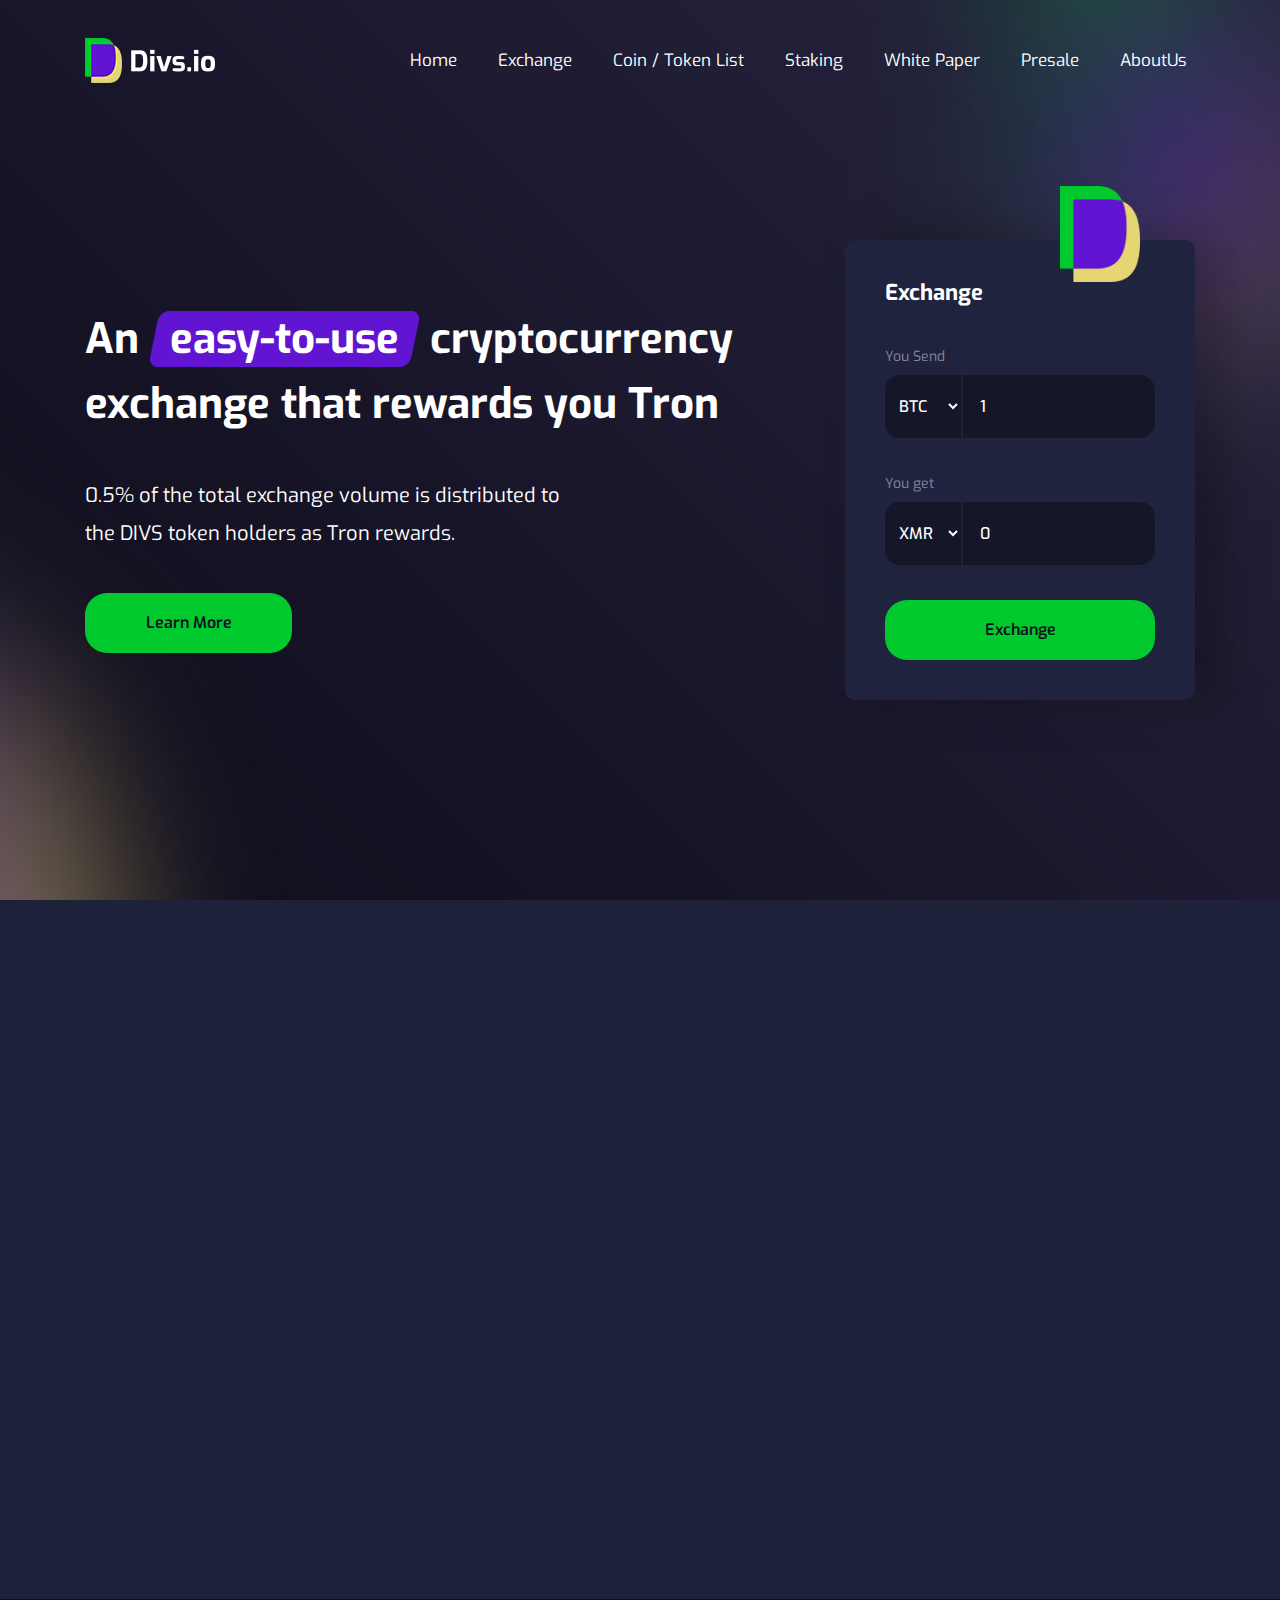
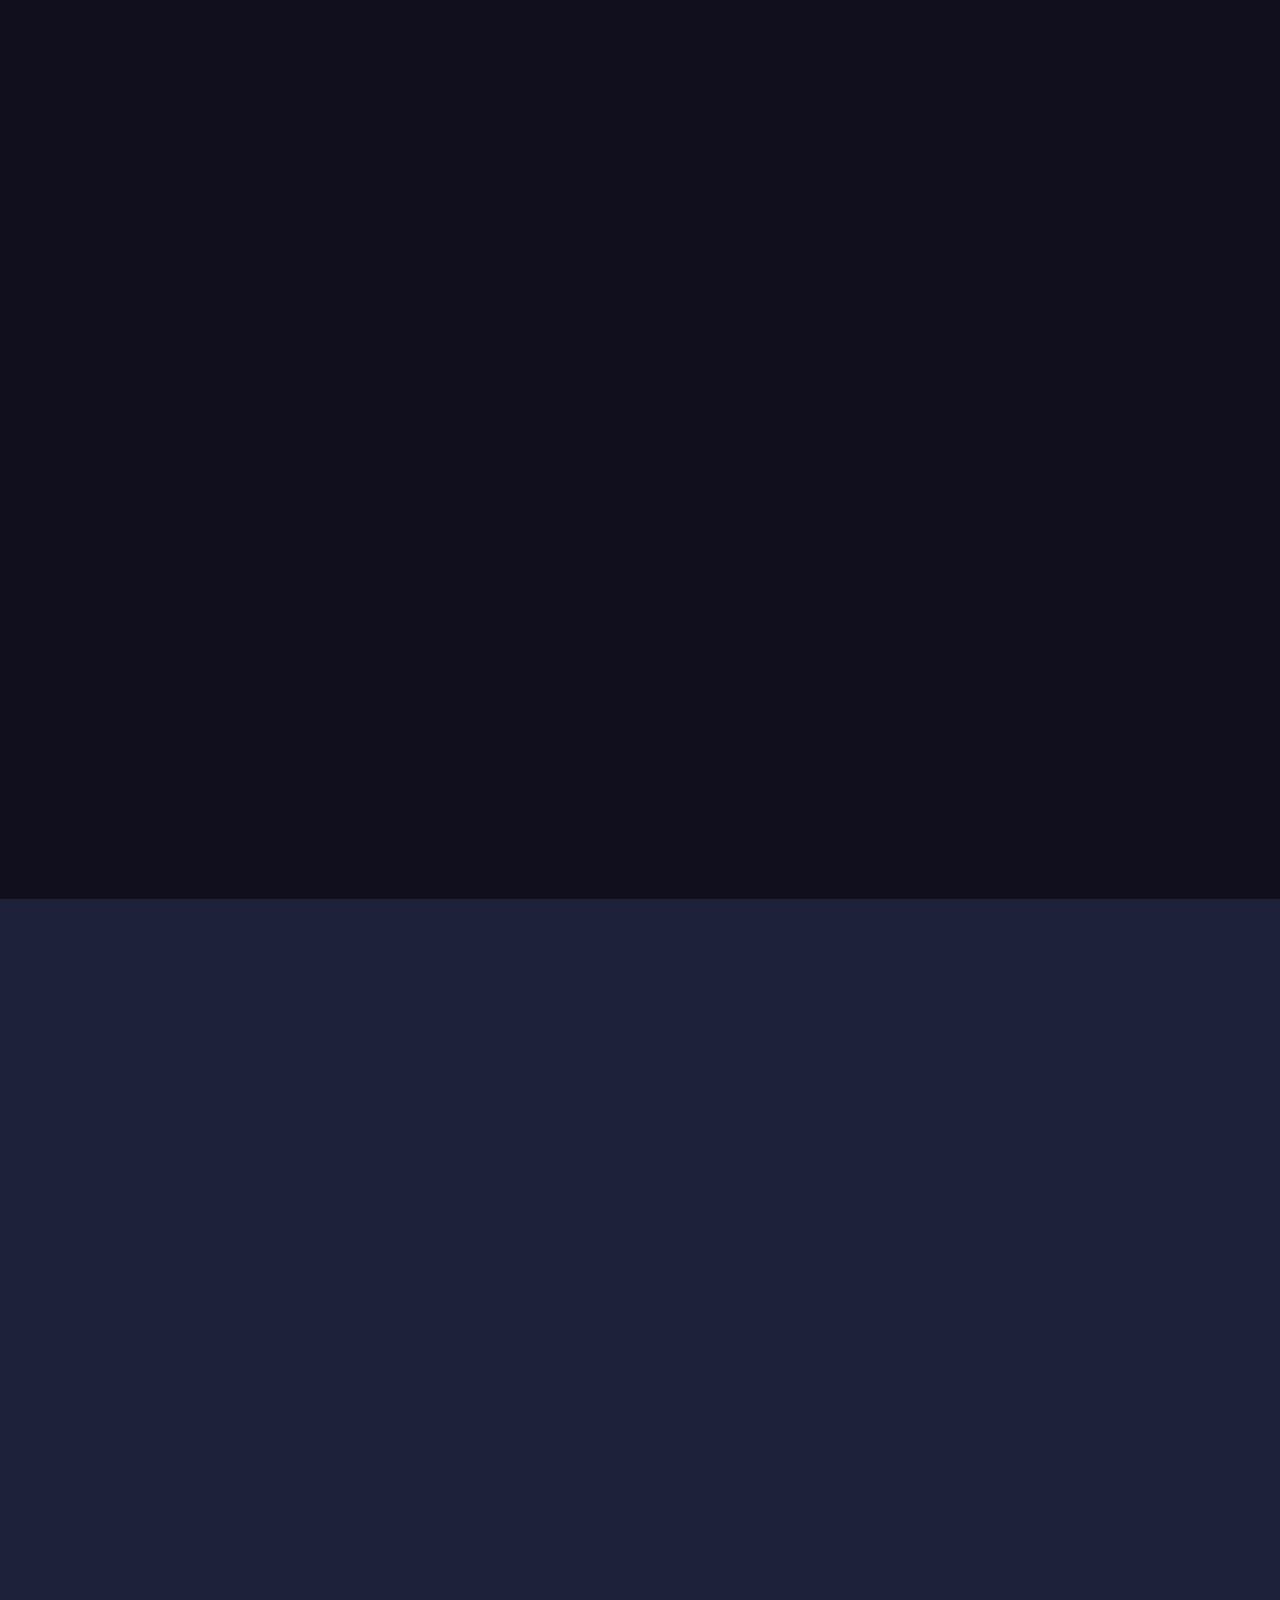
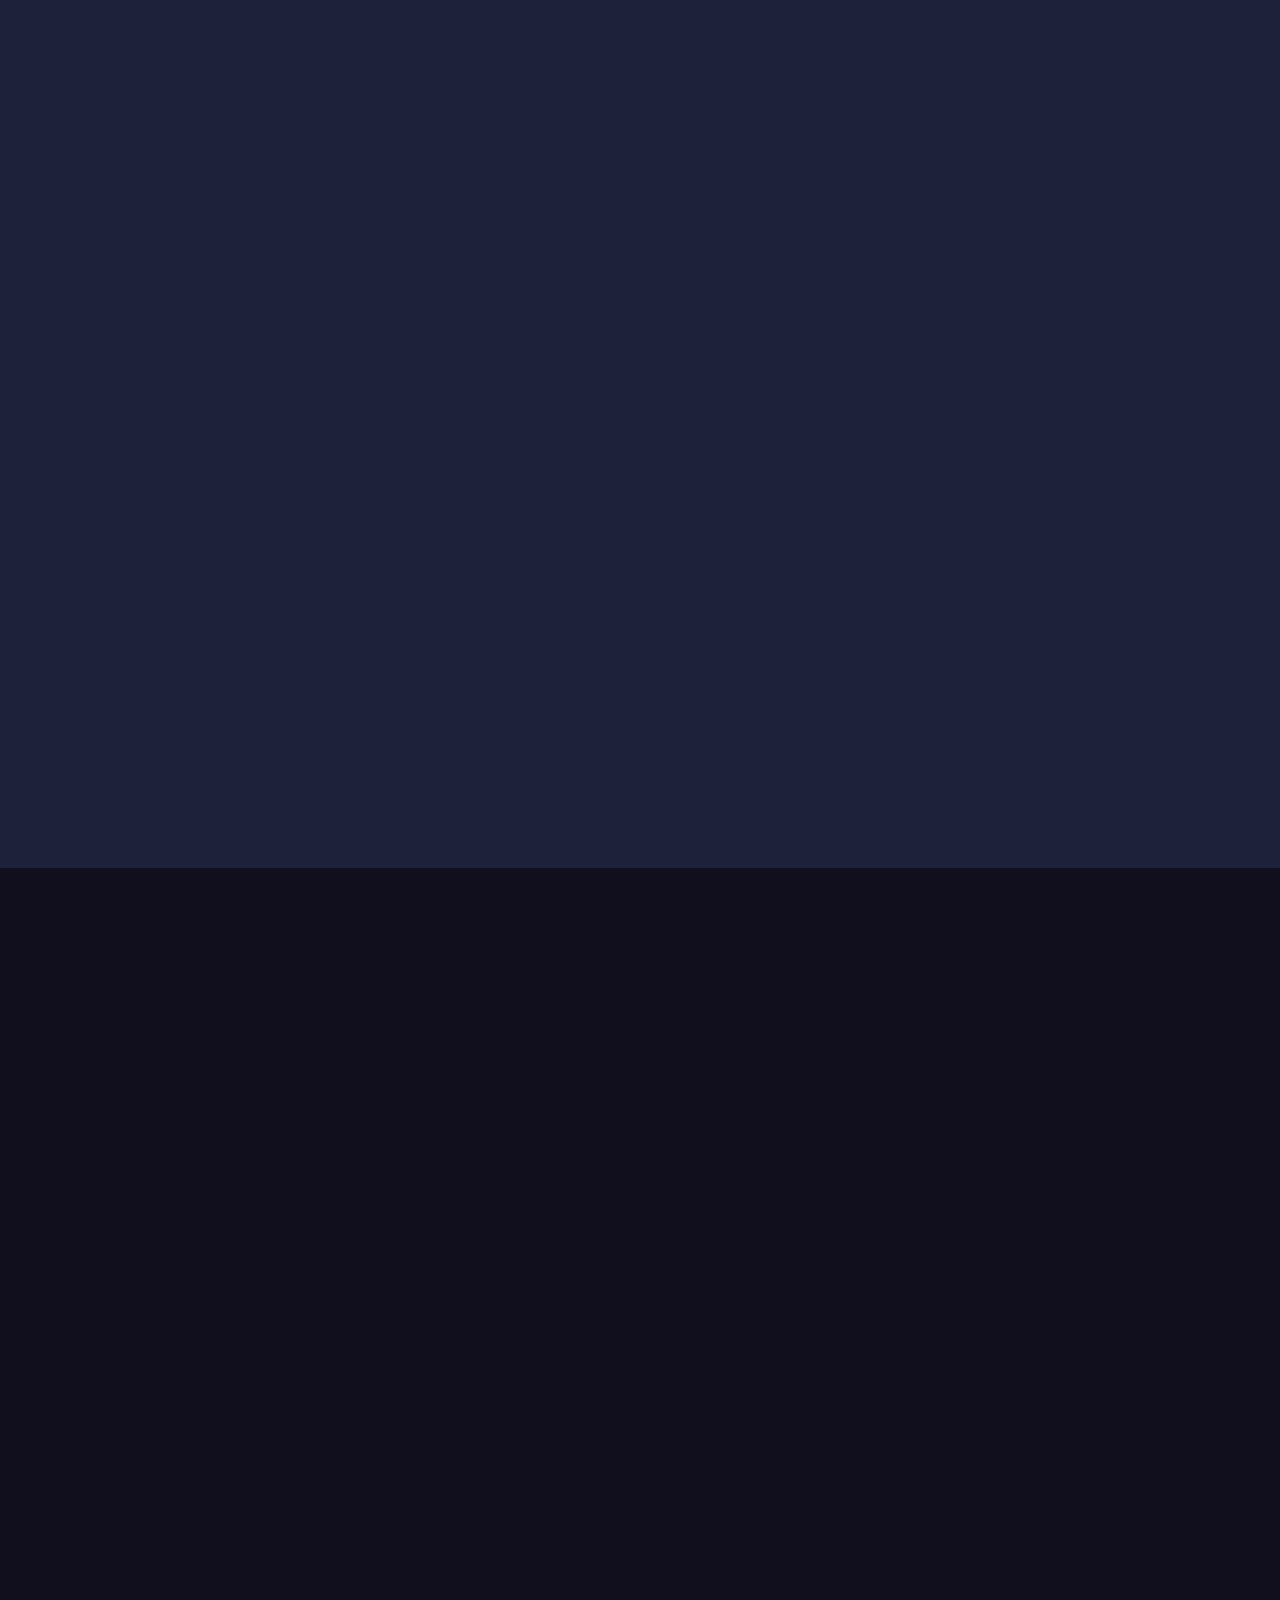
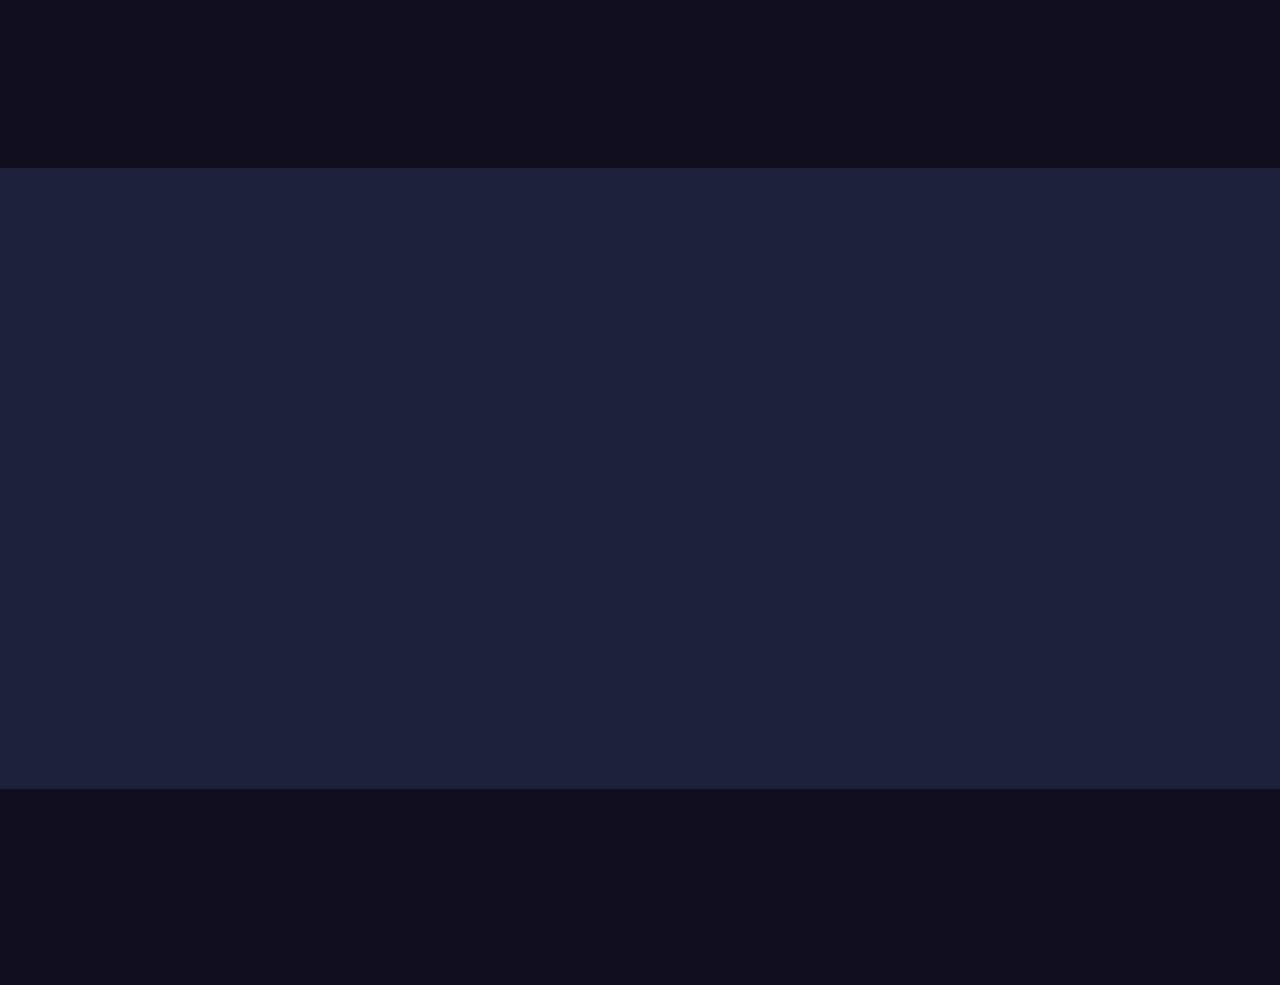
<file: index.html>
<!DOCTYPE html>
<html>
<head>
    <meta charset="utf-8">
    <meta name="viewport" content="width=device-width, initial-scale=1">
    <link rel="stylesheet" type="text/css" href="css/font-awesome.min.css" />
    <link rel="stylesheet" type="text/css" href="css/animate.css" />
    <link rel="stylesheet" type="text/css" href="css/bootstrap.min.css" />
    <link rel="stylesheet" type="text/css" href="css/owl.carousel.css" />
    <link rel="stylesheet" type="text/css" href="css/style.css?ver=1.022" />
    <link rel="stylesheet" type="text/css" href="css/responsive.css?ver=1.022" />
    <link rel="icon" href="images/favicon.png" type="image/gif" sizes="10x16">
    <title>Home - Divs</title>
</head>
<body style="background-color: #110f1e;">
    <!-- Header -->
    <nav class="navbar navbar-expand-md wow fadeInDown" data-wow-duration="1s" data-wow-delay="0.20s">
        <div class="container">
            <a class="navbar-brand" href="index.html"><img src="images/logo.png" alt="LOGO"></a>
            <button class="navbar-toggler" type="button" data-toggle="collapse" data-target="#collapsibleNavbar">
                <span class="navbar-toggler-icon"></span>
                <span class="navbar-toggler-icon"></span>
                <span class="navbar-toggler-icon"></span>
            </button>
            <div class="collapse navbar-collapse justify-content-end" id="collapsibleNavbar">
                <ul class="navbar-nav pull-right">
                    <li class="nav-item">
                        <a class="nav-link" href="index.html">Home</a>
                    </li>
                    <li class="nav-item">
                        <a class="nav-link" href="#" data-toggle="modal" data-target="#exchangemodal">Exchange</a>
                    </li>
                    <li class="nav-item">
                        <a class="nav-link" href="tokensale.html">Coin / Token List</a>
                    </li>
                    <li class="nav-item">
                        <a class="nav-link" href="stake.html">Staking</a>
                    </li>
                    <li class="nav-item">
                        <a class="nav-link" href="Whitepaper.pdf">White Paper</a>
                    </li>
                    <li class="nav-item">
                        <a class="nav-link" href="presale.html">Presale</a>
                    </li>
                    <li class="nav-item">
                        <a class="nav-link" href="about.html">AboutUs</a>
                    </li>
                </ul>
            </div>  
        </div>
    </nav>
    <!-- Header -->
    
    <!-- Banner -->
    <section class="banner-container">
        <div class="container">
            <div class="banner-wrapper">
                <div class="row">
                    <div class="col-md-6 col-lg-8">
                        <div class="banner-details wow fadeInLeft" data-wow-duration="1s" data-wow-delay="0.60s"> 
                            <h1>An <span>easy-to-use</span> cryptocurrency exchange that rewards you Tron</h1>
                            <p>0.5% of the total exchange volume is distributed to the DIVS token holders as Tron rewards.</p>
                            <a href="Whitepaper.pdf" class="btn-main">Learn More</a>
                        </div>
                    </div> 
                    <div class="col-md-6 col-lg-4">
                        <div class="banner-form wow fadeInRight" data-wow-duration="1s" data-wow-delay="0.60s"> 
                                <div class="form-icon">
                                    <img src="images/favicon.png" alt="icon">
                                </div>
                             <!--        <iframe class="widget__frame" style="border: 0 !important;border-radius: 6px !important" src="https://godex.io/widget?aff_id=rz5ukL2BqGLbqHQr&coin_from=ETH&coin_to=TRX&amount=1&accent_color=1367E8"
                                    width="100%"
                                    height="286"
                                    scrolling="no"
                                    border ="none;">
                                      Can't load widget
                               </iframe> -->
                                <div>
                                    <div class="form-content-blk">
                                        <div class="from-content-left">
                                            <h5>Exchange</h5>
                                        </div>
                                    </div>
                                    <div class="exchangeformsteps">
                                        <div id="exchs1">
                                            <div class="form-group-blk">
                                                <label>You Send</label>
                                                <div class="form-group">
                                                    <div class="frm-drop">
                                                        <select class="form-control valsel" >
                                                            <option value="ETH" >ETH</option>
                                                            <option value="BTC" selected>BTC</option>
                                                            <option value="XMR">XMR</option>
                                                        </select>
                                                    </div>
                                                    <input type="number" placeholder="1.000000" class="form-control" value="1" id="sendamt">
                                                </div>
                                            </div>
                                            <div class="form-group-blk">
                                                <label>You get</label>
                                                <div class="form-group">
                                                    <div class="frm-drop">
                                                        <select class="form-control getsel">
                                                             <option value="XMR" selected>XMR</option>
                                                             <option value="ETH">ETH</option>
                                                            <option value="BTC" >BTC</option>
                                                            
                                                        </select>
                                                    </div>
                                                    <input type="text" placeholder="0" class="form-control" id="receiveamt">
                                                </div>
                                            </div>
                                            <div class="form-group-btn">
                                                <button  class="btn-main winforward">Exchange</button>
                                            </div>
                                        </div>

                                        <div id="exchs2">
                                            <div class="form-group-blk exstp3">
                                                <label>Your Wallet address</label>
                                                <div class="form-group">
                                                    <input type="text"   class="form-control"  id="receipaddrss">
                                                </div>
                                            </div>
                                            <div class="form-group-blk exstp3s">
                                                <label>Send to the address below</label>
                                                <div class="form-group">
                                                    <div id="sentvalname"></div>
                                                    <div id="address"></div>
                                                </div>
                                            </div>
                                            <div class="form-group-blk getwhat">
                                                <label>You get</label>
                                                <div class="form-group">
                                                    <div id="geticon">trx</div>
                                                    <div id="getvalue">5466</div>
                                                </div>
                                            </div>
                                            <div class="form-group-btn">
                                                <button  class="btn-main winbackward">Back</button><button type="submit" class="btn-main winforward" id="exchbtncontent">Exchange</button>
                                            </div>
                                        </div>
                                    </div>
                                </div>
                            </div> 
                    </div>
                </div>
            </div>
        </div>
    </section>
    <!-- End Banner -->

    <!-- Advantage -->
    <section class="advantage-container">
        <div class="container">
            <div class="title-main wow fadeInDown" data-wow-duration="1s" data-wow-delay="0.20s">
                <h2>Advantages of Divs.io</h2>
            </div>
            <div class="advantage-wrap wow fadeInDown" data-wow-duration="1s" data-wow-delay="0.60s">
                <ul>
                    <li>
                        <span><img src="images/icons/ic-01.png" alt="icon"></span>
                        <p>Low Fees from 1%, with no sign-up or registration needed.</p>
                    </li>
                    <li>
                        <span><img src="images/icons/ic-02.png" alt="icon"></span>
                        <p>Using a trusted 3rd party API for processing exchanges.</p>
                    </li>
                    <li>
                        <span><img src="images/icons/ic-03.png" alt="icon"></span>
                        <p>Exchanging is easy and completed in as little as 5-30mins.</p>
                    </li>
                    <li>
                        <span><img src="images/icons/ic-04.png" alt="icon"></span>
                        <p>Over 200 of your favorite coins/tokens to exchange from</p>
                    </li>
                    <li>
                        <span><img src="images/icons/ic-05.png" alt="icon"></span>
                        <p>Become a token holder and receive weekly rewards in Tron.</p>
                    </li>
                </ul>
            </div>
        </div>
    </section>
    <!-- End Advantage -->

    <!-- How It Works -->
    <section class="how-works">
        <div class="container">
            <div class="works-wrapper">
                <div class="works-details">
                    <div class="title-main wow fadeInDown" data-wow-duration="1s" data-wow-delay="0.20s">
                        <h2>How it Works</h2>
                    </div>

                    <p class="wow fadeInDown" data-wow-duration="1s" data-wow-delay="0.40s">Providing a Cryptocurrency Exchange Service with anonymity and zero transaction limits. Choose from over 200+ of your favorite coins/tokens to exchange from, with 3 easy steps and finished in as little as 5-30 minutes. We make Exchanging Crypto easy by searching for the best rate across major exchanges and without you needing to creating an account or login.</p>

                    <p class="wow fadeInDown" data-wow-duration="1.2s" data-wow-delay="0.60s">Become a DIVS  token holder and receive your share of the Tron rewards, .5% of the total exchange volume gets distributed every week to the DIVS token holders who stake.</p>

                    <a href="Whitepaper.pdf" class="btn-main wow fadeInDown" data-wow-duration="1.4s" data-wow-delay="0.80s">Whitepaper</a>
                </div>
            </div>
        </div>
    </section>
    <!-- End How It Works -->

    <!-- Quote -->
    <section class="quote-container">
        <div class="container">
            <div class="quote-title wow fadeInDown" data-wow-duration="1s" data-wow-delay="0.20s">
                <span class="quote-img"><img src="images/icons/quote-icon.png" alt="icons"></span>
                <p>"We're Giving the exchange fees back to the people"</p>
            </div>
            <div class="quote-wrapper">
                <div class="row">
                    <div class="col-md-12">
                        <div class="quote-block wow fadeInDown" data-wow-duration="1s" data-wow-delay="0.40s">
                           <!--  <h2>Infographik</h2> -->
                        </div>
                    </div>
                    <div class="col-md-4">
                        <div class="quote-headline wow fadeInDown" data-wow-duration="1s" data-wow-delay="0.60s">
                            <h5>A New Concept</h5>

                            <p>Divs, The first exchange to reward users with the exchange fees. We’ve changed the old concept of the exchange rewarding users to personally exchange large amounts of cryptocurrency only to discount future trades. Instead we tally up the majority exchange fees equivalent to .5% of the total exchange volume and distribute it to the DIVS tokens holders who stake. This allows users to buy DIVS tokens and earn exchange fees as weekly rewards in Tron. Staking enough Divs tokens could earn you even more in rewards then you are paying in exchange fees, making exchanges virtually free and then some!</p>
                        </div>
                    </div>
                    <div class="col-md-4">
                        <div class="quote-headline wow fadeInDown" data-wow-duration="1s" data-wow-delay="0.60s">
                            <h5>Divs as a Service</h5>

                            <p>Divs integration services can provide other crypto projects and websites with the same exchange service directly integrated into their sites, even with their own look, feel and coins. Thus providing project owners with an onramp, driving users with other coins/tokens into their ecosystems with ease. Project owners can then buy DIVS tokens, stake, and generate weekly Tron rewards for their own team or community. These integrations can give projects a consistent stream of Tron rewards, while strengthening the Divs ecosystem by providing more exchange volume and more Tron rewards.</p>
                        </div>
                    </div>
                    <div class="col-md-4">
                        <div class="quote-headline wow fadeInDown" data-wow-duration="1s" data-wow-delay="0.60s">
                            <h5>The pinnacle of DIVS</h5>

                            <p>Our finite token supply, rewards in Tron, and distributed exchange will be the pinnacle to our success at divs.io. By generating rewards in another cryptocurrency other than our own allows users the possibility to receive rewards without the DIVS token supply inflating. This also gives users the ability to buy more DIVS tokens with their weekly Tron rewards, compounding their DIVS tokens and creating positive price movement. As the Divs exchange gets integrated into more projects its coverage and volume will also scale, as do the amount of project owners who will need to buy DIVS tokens to earn the Tron rewards. In all these fundamentals will bring excellent sustainability to the Divs ecosystem and exchange integrated partners.</p>
                        </div>
                    </div>
                </div>
            </div>
        </div>
    </section>
    <!-- End Quote -->

    <!-- How It Works -->
    <section class="how-works">
        <div class="container">
            <div class="works-wrapper">
                <div class="works-details">
                    <div class="title-main wow fadeInDown" data-wow-duration="1s" data-wow-delay="0.20s">
                        <h2>Presale coming  January 9th</h2>
                    </div>

                    <p class="wow fadeInDown" data-wow-duration="1s" data-wow-delay="0.40s">Join us for our Token presale on Jan. 9th at 4pm UTC to get your DIVS tokens early before the public. The presale will consist of 4 rounds with 1,250,000 Divs tokens pre round. Each round will be more expensive than the last and each round will end after the timer is up or the round is bought out, whatever comes first. 50% of the supply being sold in the presale with another 15% provided as liquidity after the presale is over. </p>

                    <p class="wow fadeInDown" data-wow-duration="1s" data-wow-delay="0.60s">To participate in the presale one needs to have Tron in their tronlink.org wallet. For more details on DIVS, the presale, and token allocation be sure to check out the DIVS.io whitepaper</p>
                    
                    <ul class="btn-group wow fadeInDown" data-wow-duration="1s" data-wow-delay="0.80s">
                        <li><a href="presale.html" class="btn-main">Presale</a></li>
                        <li><a href="Whitepaper.pdf" class="btn-main">Whitepaper</a></li>
                    </ul>
                </div>
            </div>
        </div>
    </section>
    <!-- End How It Works -->

    <!-- RoadMap -->
    <section class="road-map">
        <div class="container">
            <div class="title-main wow fadeInDown" data-wow-duration="1s" data-wow-delay="0.20s">
                <h2>Roadmap</h2>
            </div>
            <div class="roadmap-wrap wow fadeInDown mobilehide" data-wow-duration="1s" data-wow-delay="0.40s">
                <ul class="top-q">
                    <li class="q-up"><p>V1. Website & exchange API development & integration</p> <span class="q-green">Q2</span></li>
                    <li class="q-up"><p>Development of the Divs rewards smart contract & UI</p> <span class="q-green">Q4</span></li>
                    <li class="q-up"><p>Integrate the Divs exchange with other companies websites, apps & dapps generating more volume</p> <span class="q-green">Q1</span></li>
                    <li class="q-up"><p>The DIVS Token Presale launches on Jan 9th</p> <span class="q-cream">Q1</span></li>
                    <li class="q-up"><p>DIVS mobile app to launch in Q2</p> <span class="q-cream">Q2</span></li>
                </ul>
                <div class="roadmap-line-blk">
                    <span class="roadmap-line"></span>
                </div>
                <ul class="bottom-q">
                    <li class="q-down"><span class="q-green">Q3</span> <p>The DIVS.io V1 . website and exchange is Launched</p></li>
                    <li class="q-down"><span class="q-green">Q1</span><p>DIVS.io V2. Website is launched Jan 2</p></li>
                    <li class="q-down"><span class="q-cream">Q1</span> <p>The DIVS Token and staking contract is Set to launch in Q1 2021</p></li>
                    <li class="q-down"><span class="q-cream">Q1</span> <p>Last DIVS on Justswap.io after the presale, then run a marketing campaign to build adoption</p></li>
                    <li class="q-down"><span class="q-cream">Q2</span> <p>Build a core compounding contract as on edition to the ecosystem</p></li>
                </ul>
            </div>

            <!--- timeline to be show in  mobile -->
            <div class="roadmap-wrap wow fadeInDown mobileshow" data-wow-duration="1s" data-wow-delay="0.40s">
                <ul class="top-q">
                    <li class="q-up"><p>V1. Website & exchange API development & integration</p> <span class="q-green">Q2</span></li>
                    <li class="q-down"><span class="q-green">Q3</span> <p>The DIVS.io V1 . website and exchange is Launched</p></li>
                    <li class="q-up"><p>Development of the Divs rewards smart contract & UI</p> <span class="q-green">Q4</span></li>
                    <li class="q-down"><span class="q-green">Q1</span><p>DIVS.io V2. Website is launched Jan 2</p></li>
                    <li class="q-up"><p>Integrate the Divs exchange with other companies websites, apps & dapps generating more volume</p> <span class="q-green">Q1</span></li>
                </ul>
                <div class="roadmap-line-blk">
                    <span class="roadmap-line"></span>
                </div>
                <ul class="bottom-q">                    
                    <li class="q-down"><span class="q-cream">Q1</span> <p>The DIVS Token and staking contract is Set to launch in Q1 2021</p></li>
                    <li class="q-up"><p>The DIVS Token Presale launches on Jan 9th</p> <span class="q-cream">Q1</span></li>
                    <li class="q-down"><span class="q-cream">Q1</span> <p>Last DIVS on Justswap.io after the presale, then run a marketing campaign to build adoption</p></li>
                    <li class="q-up"><p>DIVS mobile app to launch in Q2</p> <span class="q-cream">Q2</span></li>
                    <li class="q-down"><span class="q-cream">Q2</span> <p>Build a core compounding contract as on edition to the ecosystem</p></li>
                </ul>
            </div>
        </div>
    </section>
    <!-- End RoadMap -->

    <div id="exchangemodal" class="modal fade ExchangeM" role="dialog">
      <div class="modal-dialog">

        <!-- Modal content-->
        <div class="modal-content">
          <div class="modal-body">
            <button type="button" class="close" data-dismiss="modal">&times;</button>
           <div class="banner-form"> 
                <h4>Exchange</h4>
                <form>
                    <div class="form-group-blk">
                        <label>You Send</label>
                        <div class="form-group">
                            <div class="frm-drop">
                                <select class="form-control">
                                    <option>ETH</option>
                                    <option>ETH</option>
                                    <option>ETH</option>
                                </select>
                            </div>
                            <input type="number" placeholder="1.000000" class="form-control">
                        </div>
                    </div>
                    <div class="form-group-blk">
                        <label>You get</label>
                        <div class="form-group">
                            <div class="frm-drop">
                                <select class="form-control">
                                    <option>TRX</option>
                                    <option>TRX</option>
                                    <option>TRX</option>
                                </select>
                            </div>
                            <input type="number" placeholder="17473.355609" class="form-control">
                        </div>
                    </div>
                    <div class="form-group-btn">
                        <button type="submit" class="btn-main">Exchange</button>
                    </div>
                </form>
            </div> 
          </div>
        </div>

      </div>
    </div>

    <!-- Footer -->
    <footer class="wow fadeInDown" data-wow-duration="1s" data-wow-delay="0.20s">
        <div class="container">
            <div class="footer-nav">
                <div class="footer-logo">
                    <a href="#"><img src="images/logo.png" alt="logo"></a>
                </div>
                <ul class="footer-list">
                    <li><a href="index.html">Home</a></li>
                    <li><a href="#" data-toggle="modal" data-target="#exchangemodal">Exchange</a></li>
                    <li><a href="tokensale.html">Coin / Token List</a></li>
                    <li><a href="stake.html">Staking</a></li>
                    <li><a href="Whitepaper.pdf">White Paper</a></li>
                    <li><a href="presale.html">Presale</a></li>
                    <li><a href="about.html">AboutUs</a></li>
                </ul>
                <ul class="footer-social">
                    <li><a href="https://twitter.com/DivsExchange"><i class="fa fa-twitter"></i></a></li>
                    <li><a href="http://divs.chat"><i class="fa fa-paper-plane"></i></a></li>
                </ul>
            </div>
            <div class="footer-copyright">
                <a href="#"><img src="images/cop-logo.png" alt="icon"></a>
            </div>
        </div>
    </footer>
    <!-- End Footer -->

    <script type="text/javascript" src="js/jquery.min.js"></script> 
    <script type="text/javascript" src="js/popper.min.js"></script>
    <script type="text/javascript" src="js/bootstrap.min.js"></script>
    <script type="text/javascript" src="js/owl.carousel.min.js"></script>
    <script type="text/javascript" src="js/wow.min.js"></script>
    <script type="text/javascript">
        //wow animation js
        new WOW().init();
    </script>
    <script type="text/javascript">
        
        var sendval = $("select.valsel").children("option:selected").val();
        var getval = $("select.getsel").children("option:selected").val();
        var sendmoney = $("#sendamt").val();
        getresponse();
        function getresponse(){
            let settings = {
            "async": true,
            "crossDomain": true,
            "url": "https://api.godex.io/api/v1/info",
            "method": "POST",
            "data": {
                "from": sendval,
                "to": getval,
                "amount": sendmoney
            },
                "headers": {
                    "accept": "application/json"
                }
            }

            $.ajax(settings).done(function (response) {
                $("#receiveamt").val(response.amount);
                $("#geticon").text(getval);
                $("#getvalue").text(response.amount);
                $("#sentvalname").text(sendval);
                
            });
        }


        $("select.valsel").change(function(){
            sendval = $(this).children("option:selected").val();
            getresponse();
        });
        $("select.getsel").change(function(){
            getval = $(this).children("option:selected").val();
            getresponse();
        });
        $("#sendamt").on("input", function(){
          sendmoney = $(this).val();
          getresponse();
        });







        function createtransaction(){
            var usraddress = $("#receipaddrss").val();
            let settings = {
                "async": true,
                "crossDomain": true,
                "url": "https://api.godex.io/api/v1/transaction",
                "method": "POST",
                "data": {
                    "coin_from": sendval,
                    "coin_to": getval,
                    "deposit_amount": sendmoney,
                    "withdrawal": usraddress ,
                    // "affiliate_id": "rz5ukL2BqGLbqHQr",
                    "withdrawal_extra_id": "qbGDbH9gwrAkJTM6gxsfQpWYMfe8zRuZsSpoU77sx73peCPbzdZaUWW9tKWbBDs3hmeV",
                    "return": "LsZK2wfxvXrfsfB6L39qmCcV5DK29ismmAwN41",
                    "return_extra_id": "qbGDbH9gwrAkfJTM6gxsfQpWYMfe8zRuZsSpoU77sx73peCPbzdZaUWW9tKWbBDs3hmeV",
                    "affiliate_id": "yWSiyDh93J7NPDNY"
            },
                "headers": {
                    "accept": "application/json"
                }
            }

            $.ajax(settings).done(function (response) {
                console.log(response);
                $("#address").text(response.return)
                
                // getstatus("600ab43410355")
                // setInterval(getstatus(response.transaction_id), 500);
                // setInterval(getstatus("600ab43410355"), 500);
                setInterval(function() { 
                   getstatus(response.transaction_id)
                }, 800); 
            });
        }


        function getstatus(statusresponse){
            var settings = {
                "async": true,
                "crossDomain": true,
                "url": "https://api.godex.io/api/v1/transaction/"+statusresponse+"/status",
                "method": "GET",
                "headers": {
                    "accept": "application/json"
                }
            }

            $.ajax(settings).done(function (response) {
                console.log(response);
                if(response == "wait"){
                    $("#exchbtncontent").text("Waiting for confirmation")
                }
                else if(response == "confirmed"){
                    $("#exchbtncontent").text("Confirmed")
                }else{
                    $("#exchbtncontent").text("dont nkow")
                }
            });
        }




        // stepss working
        var slidenum = 1;
        $(".exstp3s").hide()
        function currwindow(){
            if(slidenum == 1){
                $("#exchs1").show();
                $("#exchs2").hide()
            }
            else if(slidenum == 2){
                $("#exchs1").hide();
                $("#exchs2").show()
            }
            else if(slidenum == 3){
                $(".exstp3").hide();
                $(".exstp3s").show();
                $(".winbackward").hide();
                createtransaction();
            }else if(slidenum ==4){

            }

            console.log(slidenum)

        }

        $(".winforward").click(function(){
            slidenum = slidenum+1;
            currwindow()
            
        });
        $(".winbackward").click(function(){
            slidenum = slidenum - 1;
            currwindow()
        });


        
    </script>
</body>
</html>
</file>
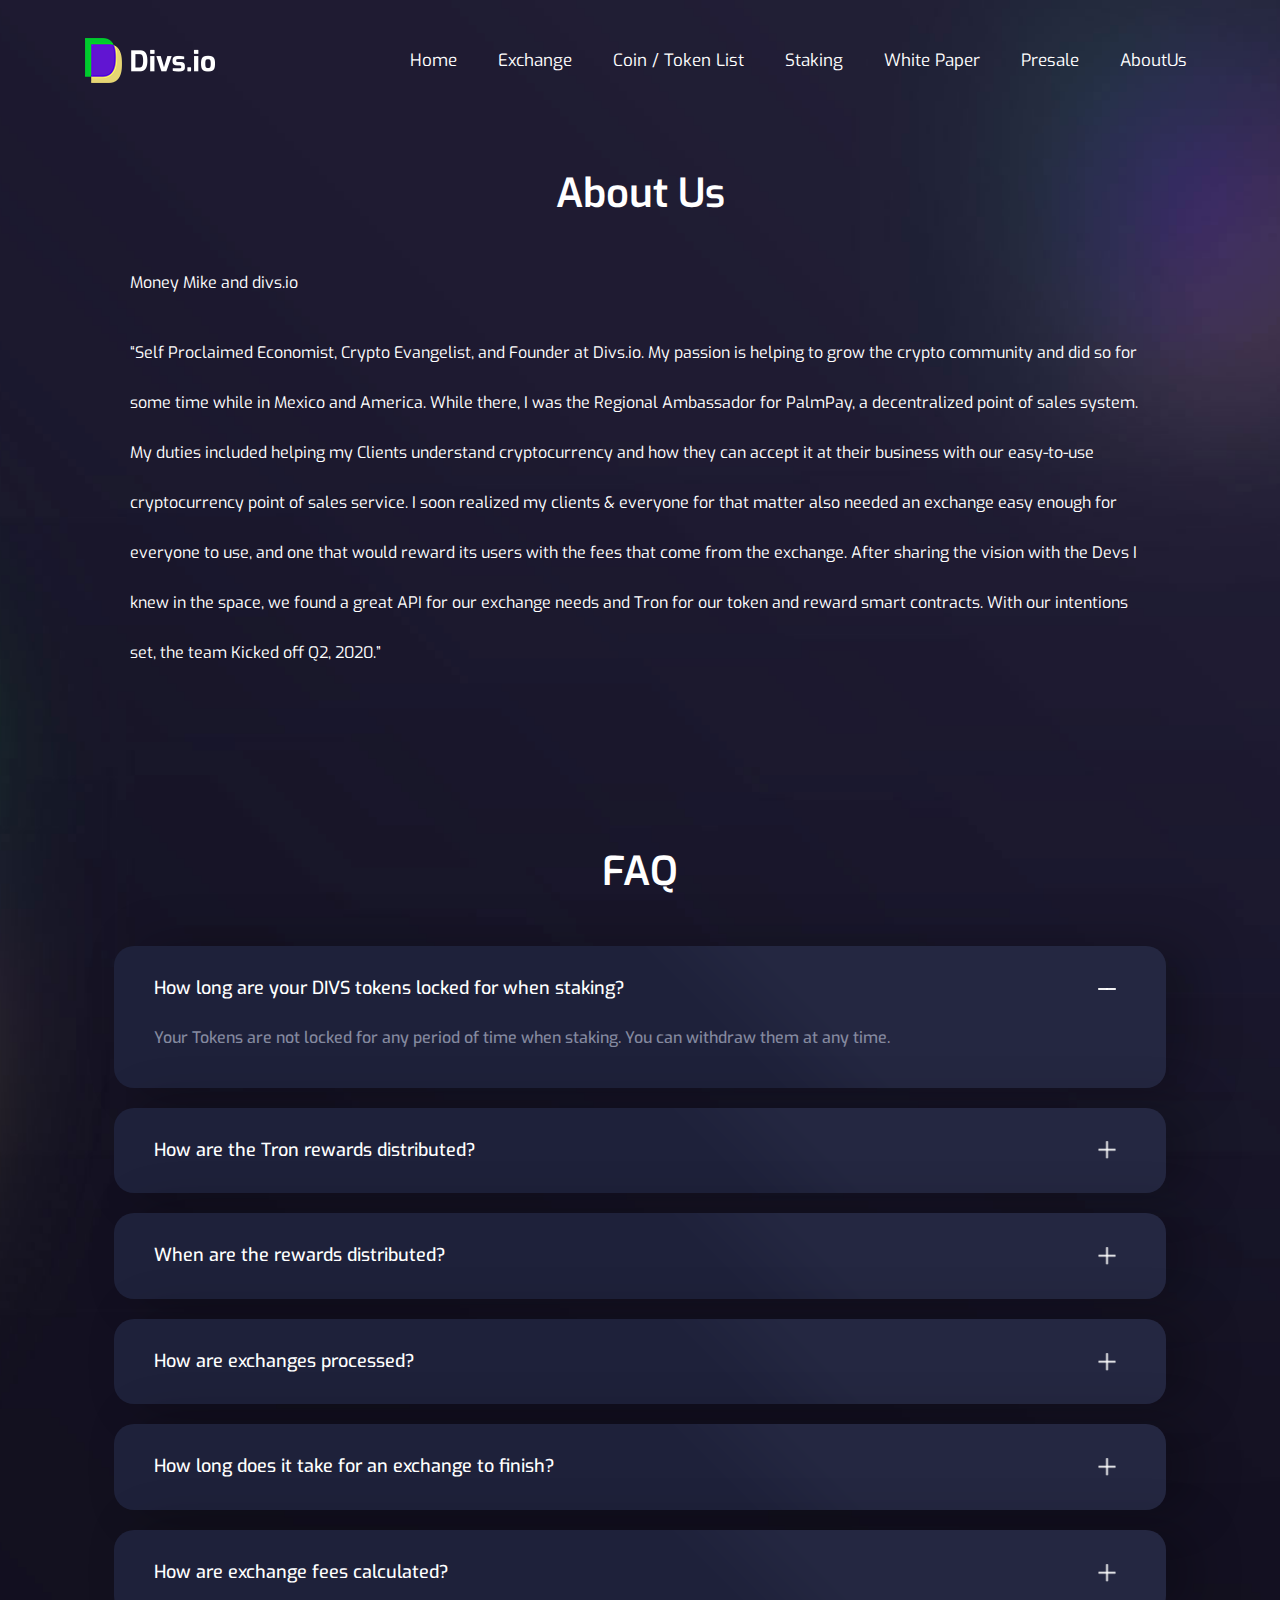
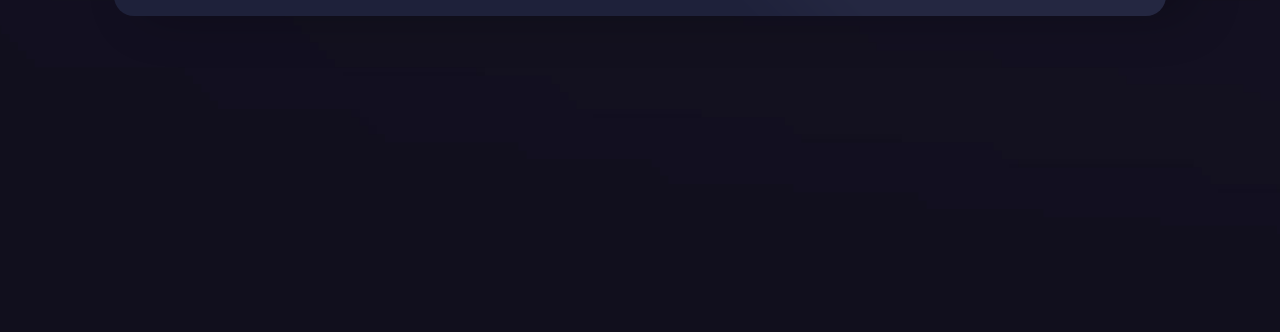
<file: about.html>
<!DOCTYPE html>
<html>
<head>
    <meta charset="utf-8">
    <meta name="viewport" content="width=device-width, initial-scale=1">
    <link rel="stylesheet" type="text/css" href="css/font-awesome.min.css" />
    <link rel="stylesheet" type="text/css" href="css/animate.css" />
    <link rel="stylesheet" type="text/css" href="css/bootstrap.min.css" />
    <link rel="stylesheet" type="text/css" href="css/owl.carousel.css" />
    <link rel="stylesheet" type="text/css" href="css/style.css" />
    <link rel="stylesheet" type="text/css" href="css/responsive.css" />
    <link rel="icon" href="images/favicon.png" type="image/gif" sizes="10x16">
    <title>Divs About - Divs</title>
</head>
<body style="background-image: url('images/inner-bg.jpg'); background-size: cover; background-position: top center; background-repeat: no-repeat;">
    <!-- Header -->
    <nav class="navbar navbar-expand-md wow fadeInDown" data-wow-duration="1s" data-wow-delay="0.20s">
        <div class="container">
            <a class="navbar-brand" href="index.html"><img src="images/logo.png" alt="LOGO"></a>
            <button class="navbar-toggler" type="button" data-toggle="collapse" data-target="#collapsibleNavbar">
                <span class="navbar-toggler-icon"></span>
                <span class="navbar-toggler-icon"></span>
                <span class="navbar-toggler-icon"></span>
            </button>
            <div class="collapse navbar-collapse justify-content-end" id="collapsibleNavbar">
                <ul class="navbar-nav pull-right">
                    <li class="nav-item">
                        <a class="nav-link" href="index.html">Home</a>
                    </li>
                    <li class="nav-item">
                        <a class="nav-link" href="#" data-toggle="modal" data-target="#exchangemodal">Exchange</a>
                    </li>
                    <li class="nav-item">
                        <a class="nav-link" href="tokensale.html">Coin / Token List</a>
                    </li>
                    <li class="nav-item">
                        <a class="nav-link" href="stake.html">Staking</a>
                    </li>
                    <li class="nav-item">
                        <a class="nav-link" href="Whitepaper.pdf">White Paper</a>
                    </li>
                    <li class="nav-item">
                        <a class="nav-link" href="presale.html">Presale</a>
                    </li>
                    <li class="nav-item">
                        <a class="nav-link" href="about.html">AboutUs</a>
                    </li>
                </ul>
            </div>  
        </div>
    </nav>
    <!-- Header -->

    <div class="inner-main">
        <!-- About -->
        <section class="about-us wow fadeInDown" data-wow-duration="1s" data-wow-delay="0.60s">
            <div class="container">
                <div class="about-wrapper">
                    <div class="about-details">
                        <div class="title-main">
                            <h2>About Us</h2>
                        </div>
                        <p>Money Mike and divs.io</p>
                        <p>
                            “Self Proclaimed Economist, Crypto Evangelist, and Founder at Divs.io. My passion is helping to grow the crypto community and did so for some time while in Mexico and America. While there, I was the Regional Ambassador for PalmPay, a decentralized point of sales system. My duties included helping my Clients understand cryptocurrency and how they can accept it at their business with our easy-to-use cryptocurrency point of sales service. I soon realized my clients & everyone for that matter also needed an exchange easy enough for everyone to use, and one that would reward its users with the fees that come from the exchange. After sharing the vision with the Devs I knew in the space, we found a great API for our exchange needs and Tron for our token and reward smart contracts. With our intentions set, the team Kicked off Q2, 2020.”
                        </p>
                    </div>
                </div>
            </div>
        </section>
        <!-- End About -->

       <!-- FAQ -->
        <section class="faqs-container wow fadeInDown" data-wow-duration="1s" data-wow-delay="0.60s">
            <div class="container">
                <div class="title-main">
                   <h2>FAQ</h2> 
                </div>
                <div class="faq-wrapper">
                    <div class="accordion" id="accordionExample">
                        <div class="card">
                            <div class="card-head" id="headingOne">
                                <h2 class="mb-0" data-toggle="collapse" data-target="#collapseOne" aria-expanded="true" aria-controls="collapseOne">
                                    How long are your DIVS tokens locked for when staking?
                                </h2>
                            </div>
                            <div id="collapseOne" class="collapse show" aria-labelledby="headingOne" data-parent="#accordionExample">
                                <div class="card-body">
                                    <p>Your Tokens are not locked for any period of time when staking. You can withdraw them at any time.</p>
                                </div>
                            </div>
                        </div>
                        <div class="card">
                          <div class="card-head" id="headingTwo">
                            <h2 class="mb-0 collapsed" data-toggle="collapse" data-target="#collapseTwo" aria-expanded="false" aria-controls="collapseTwo">
                                How are the Tron rewards distributed?
                            </h2>
                          </div>
                          <div id="collapseTwo" class="collapse" aria-labelledby="headingTwo" data-parent="#accordionExample">
                            <div class="card-body">
                              <p>Tron rewards are distributed Via a smart contract once a week to the Divs tokens holders who stake, in proportion to the amount the user is staking compared to the total amount staked. Users need to be staked on before Sunday at 4 p.m. UTC to be eligible for the weekly Tron rewards.</p>
                            </div>
                          </div>
                        </div>
                        <div class="card">
                          <div class="card-head" id="headingThree">
                            <h2 class="mb-0 collapsed" data-toggle="collapse" data-target="#collapseThree" aria-expanded="false" aria-controls="collapseThree">
                                When are the rewards distributed?
                            </h2>
                          </div>
                          <div id="collapseThree" class="collapse" aria-labelledby="headingThree" data-parent="#accordionExample">
                            <div class="card-body">
                              <p>Once a week on Sundays at 4 p.m. UTC time</p>
                            </div>
                          </div>
                        </div>
                        <div class="card">
                          <div class="card-head" id="headingFour">
                            <h2 class="mb-0 collapsed" data-toggle="collapse" data-target="#collapseFour" aria-expanded="false" aria-controls="collapseFour">
                                How are exchanges processed?
                            </h2>
                          </div>
                          <div id="collapseFour" class="collapse" aria-labelledby="headingFour" data-parent="#accordionExample">
                            <div class="card-body">
                              <p> Our Api provider works together with major exchanges to search for the best exchange rates. This gives us the advantages of multiple centralized exchanges with large liquidity and faster transaction speeds, all into one easy to use exchange with zero exchange limits, and no user registration, login or KYC.</p>
                            </div>
                          </div>
                        </div>
                        <div class="card">
                          <div class="card-head" id="headingFive">
                            <h2 class="mb-0 collapsed" data-toggle="collapse" data-target="#collapseFive" aria-expanded="false" aria-controls="collapseFive">
                                How long does it take for an exchange to finish?
                            </h2>
                          </div>
                          <div id="collapseFive" class="collapse" aria-labelledby="headingFive" data-parent="#accordionExample">
                            <div class="card-body">
                              <p>On average 5-30 minutes. Depending on the coin/token your exchanging will determine the length of time it takes to exchange. Coins like bitcoin take 10mins. To confirm a single transaction where Tron only takes 3 seconds. This has to do with the blockchain protocol they use and not the exchange itself. For example exchanging Tron for Litecoin may take less than 5 minutes. Where exchanging Bitcoin to Ethereum may take 30mins. If their networks are highly congested this may take longer. Any transactions over 1 bitcoin in USD value may take up to 1 hour.</p>
                            </div>
                          </div>
                        </div>
                        <div class="card">
                            <div class="card-head" id="headingSix">
                              <h2 class="mb-0 collapsed" data-toggle="collapse" data-target="#collapsesix" aria-expanded="false" aria-controls="collapsesix">
                                How are exchange fees calculated?
                              </h2>
                            </div>
                            <div id="collapsesix" class="collapse" aria-labelledby="headingSix" data-parent="#accordionExample">
                              <div class="card-body">
                                <p>All exchanges have a minimum 1% fee, .5% goes to the Divs token holders who stake, .09% goes the Divs team, half of .01% will be used to buy divs tokens every week then provided as liquidity using the other half of the .01%, then the liquidity pool token will be burned forever. The rest of the fees go to our API provider for processing exchanges. Depending on the coin/tokens you are exchanging these fees could be higher. If the coin/token your exchanging is experiencing a high number of transactions on its blockchain and is congested, your exchange fees may be higher (this has to do with the blockchain of the coin/token you are using and not the Divs exchange itself.)</p>
                              </div>
                            </div>
                          </div>
                    </div>
                </div>
            </div>
        </section>
        <!-- End FAQ -->
    </div>
    
     <div id="exchangemodal" class="modal fade ExchangeM" role="dialog">
      <div class="modal-dialog">

        <!-- Modal content-->
        <div class="modal-content">
          <div class="modal-body">
            <button type="button" class="close" data-dismiss="modal">&times;</button>
           <div class="banner-form"> 
                <h4>Exchange</h4>
                <form>
                    <div class="form-group-blk">
                        <label>You Send</label>
                        <div class="form-group">
                            <div class="frm-drop">
                                <select class="form-control">
                                    <option>ETH</option>
                                    <option>ETH</option>
                                    <option>ETH</option>
                                </select>
                            </div>
                            <input type="number" placeholder="1.000000" class="form-control">
                        </div>
                    </div>
                    <div class="form-group-blk">
                        <label>You get</label>
                        <div class="form-group">
                            <div class="frm-drop">
                                <select class="form-control">
                                    <option>TRX</option>
                                    <option>TRX</option>
                                    <option>TRX</option>
                                </select>
                            </div>
                            <input type="number" placeholder="17473.355609" class="form-control">
                        </div>
                    </div>
                    <div class="form-group-btn">
                        <button type="submit" class="btn-main">Exchange</button>
                    </div>
                </form>
            </div> 
          </div>
        </div>

      </div>
    </div>

    <!-- Footer -->
    <footer class="wow fadeInDown" data-wow-duration="1s" data-wow-delay="0.20s">
        <div class="container">
            <div class="footer-nav">
                <div class="footer-logo">
                    <a href="#"><img src="images/logo.png" alt="logo"></a>
                </div>
                <ul class="footer-list">
                    <li><a href="index.html">Home</a></li>
                    <li><a href="#" data-toggle="modal" data-target="#exchangemodal">Exchange</a></li>
                    <li><a href="tokensale.html">Coin / Token List</a></li>
                    <li><a href="stake.html">Staking</a></li>
                    <li><a href="Whitepaper.pdf">White Paper</a></li>
                    <li><a href="presale.html">Presale</a></li>
                    <li><a href="about.html">AboutUs</a></li>
                </ul>
                <ul class="footer-social">
                    <li><a href="https://twitter.com/DivsExchange"><i class="fa fa-twitter"></i></a></li>
                    <li><a href="http://divs.chat"><i class="fa fa-paper-plane"></i></a></li>
                </ul>
            </div>
            <div class="footer-copyright">
                <a href="#"><img src="images/cop-logo.png" alt="icon"></a>
            </div>
        </div>
    </footer>
    <!-- End Footer -->

    <script type="text/javascript" src="js/jquery.min.js"></script> 
    <script type="text/javascript" src="js/popper.min.js"></script>
    <script type="text/javascript" src="js/bootstrap.min.js"></script>
    <script type="text/javascript" src="js/owl.carousel.min.js"></script>
    <script type="text/javascript" src="js/wow.min.js"></script>
    <script type="text/javascript">
        //wow animation js
        new WOW().init();
    </script>
</body>
</html>
</file>
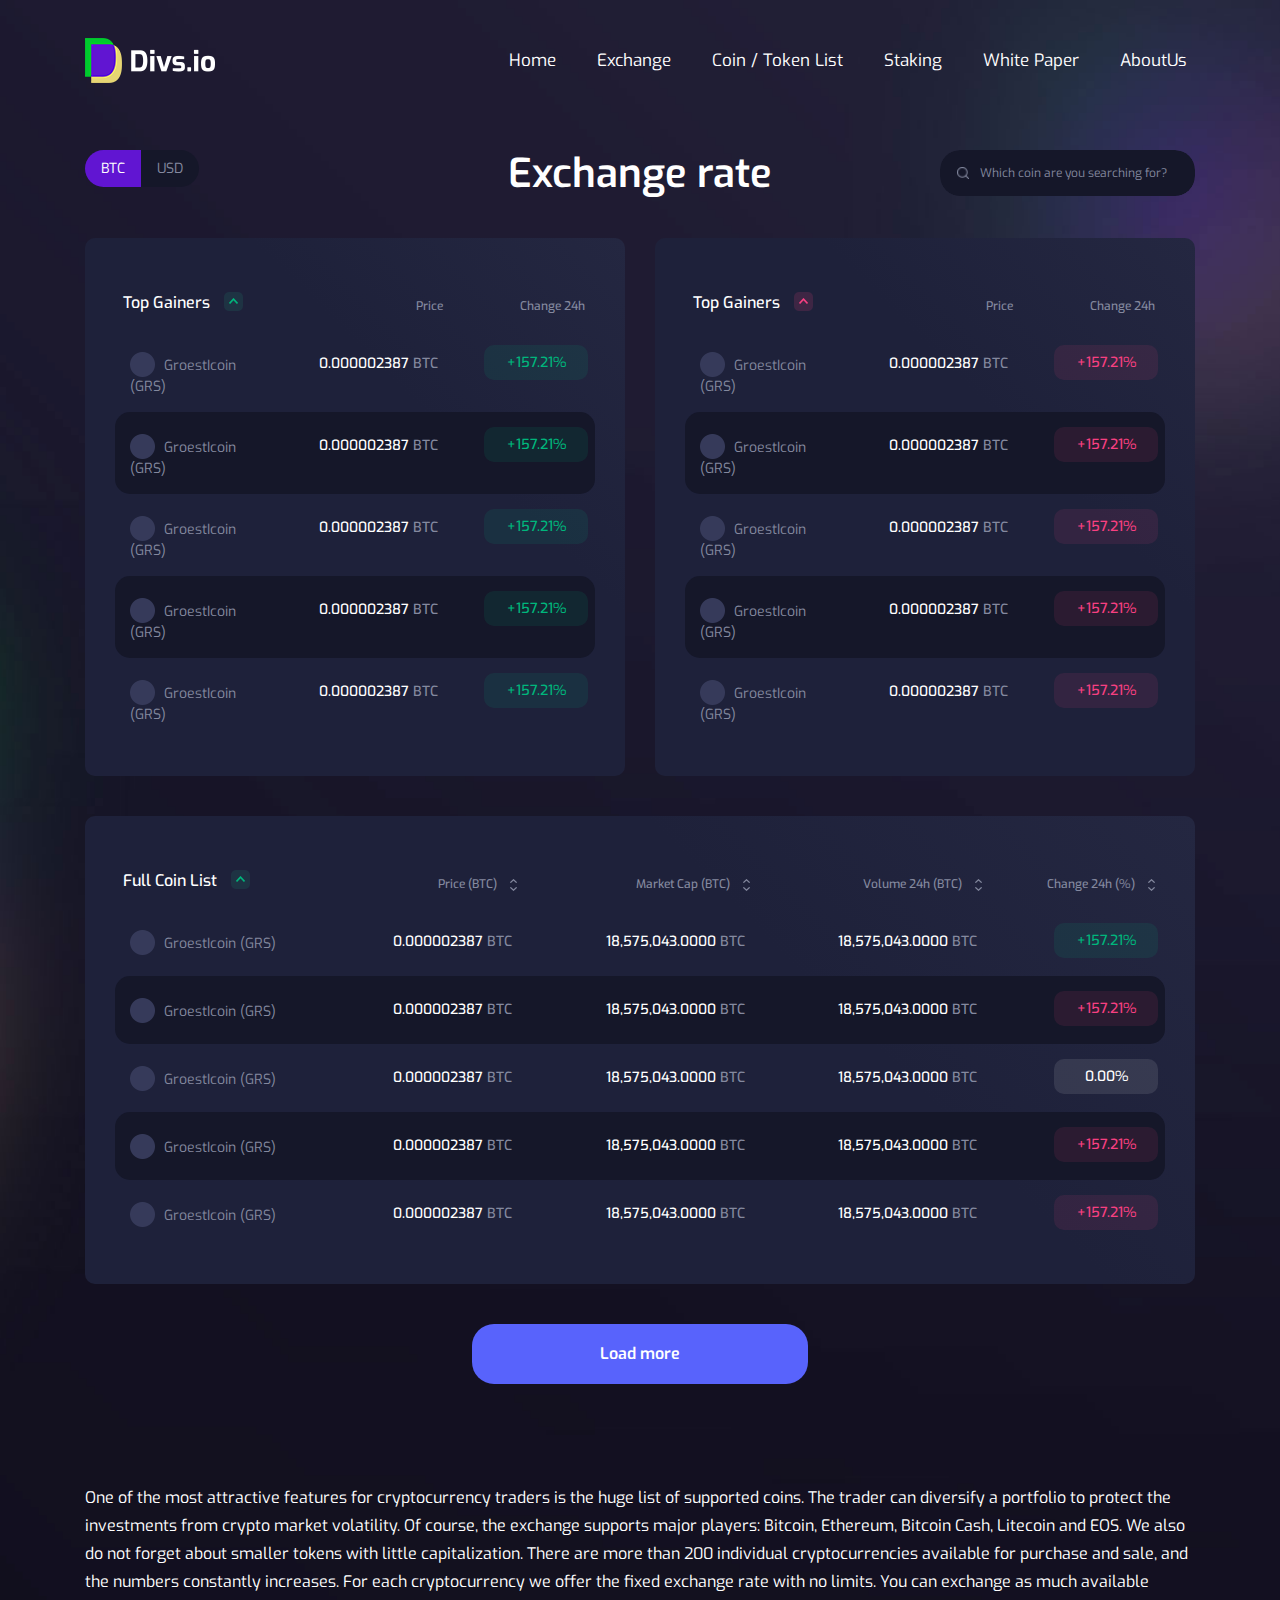
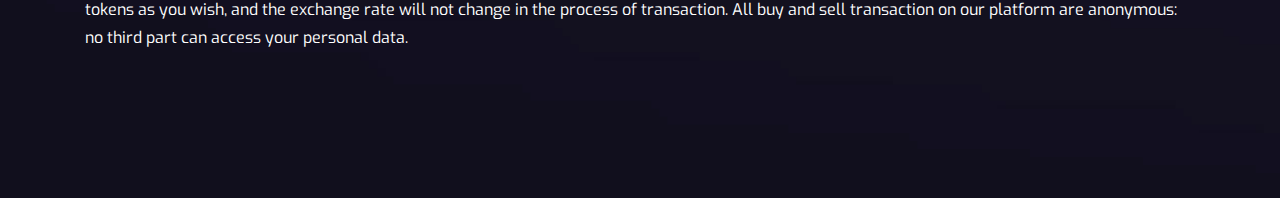
<file: exchangerate.html>
<!DOCTYPE html>
<html>
<head>
    <meta charset="utf-8">
    <meta name="viewport" content="width=device-width, initial-scale=1">
    <link rel="stylesheet" type="text/css" href="css/font-awesome.min.css" />
    <link rel="stylesheet" type="text/css" href="css/animate.css" />
    <link rel="stylesheet" type="text/css" href="css/bootstrap.min.css" />
    <link rel="stylesheet" type="text/css" href="css/owl.carousel.css" />
    <link rel="stylesheet" type="text/css" href="css/dataTables.bootstrap.css">
    <link rel="stylesheet" type="text/css" href="css/dataTables.responsive.css">
    <link rel="stylesheet" type="text/css" href="css/style.css" />
    <link rel="stylesheet" type="text/css" href="css/responsive.css" />
    <link rel="icon" href="images/favicon.png" type="image/gif" sizes="10x16">
    <title>Divs About - Divs</title>
</head>
<body style="background-image: url('images/inner-bg.jpg'); background-size: cover; background-position: top center; background-repeat: no-repeat;">
    <!-- Header -->
    <nav class="navbar navbar-expand-md wow fadeInDown" data-wow-duration="1s" data-wow-delay="0.20s">
        <div class="container">
            <a class="navbar-brand" href="index.html"><img src="images/logo.png" alt="LOGO"></a>
            <button class="navbar-toggler" type="button" data-toggle="collapse" data-target="#collapsibleNavbar">
                <span class="navbar-toggler-icon"></span>
                <span class="navbar-toggler-icon"></span>
                <span class="navbar-toggler-icon"></span>
            </button>
            <div class="collapse navbar-collapse justify-content-end" id="collapsibleNavbar">
                <ul class="navbar-nav pull-right">
                    <li class="nav-item">
                        <a class="nav-link" href="index.html">Home</a>
                    </li>
                    <li class="nav-item">
                        <a class="nav-link" data-toggle="modal" data-target="#myModal">Exchange</a>
                    </li>
                    <li class="nav-item">
                        <a class="nav-link" href="tokensale.html">Coin / Token List</a>
                    </li>
                    <li class="nav-item">
                        <a class="nav-link" href="stake.html">Staking</a>
                    </li>
                    <li class="nav-item">
                        <a class="nav-link" href="#">White Paper</a>
                    </li>
                    <li class="nav-item">
                        <a class="nav-link" href="about.html">AboutUs</a>
                    </li>
                </ul>
            </div>  
        </div>
    </nav>
    <!-- Header -->

    <div class="inner-main">
        <!-- Exchange Rate -->
        <section class="exchange-rate wow fadeInDown" data-wow-duration="1s" data-wow-delay="0.20s">
            <div class="container">
                <div class="rate-wrapper">
                    <div class="title-main">
                        <div class="row">
                            <div class="col-lg-3 col-md-3">
                                <div class="title-tabs">
                                    <ul class="nav nav-tabs">
                                        <li class="nav-item">
                                            <a class="nav-link active" data-toggle="tab" data-target="#btc">BTC</a>
                                        </li>
                                        <li class="nav-item">
                                            <a class="nav-link" data-toggle="tab" data-target="#usd">USD</a>
                                        </li>
                                    </ul>
                                </div>
                            </div>
                            <div class="col-lg-6 col-md-5">
                                <div class="title-nm">
                                    <h2>Exchange rate</h2>
                                </div>
                            </div>
                            <div class="col-lg-3 col-md-4">
                                <div class="title-search">
                                    <input type="text" placeholder="Which coin are you searching for?" class="form-control">
                                </div>
                            </div>
                        </div>
                    </div>
                    <div class="rate-tab-content">
                        <div class="tab-content">
                            <div class="tab-pane active" id="btc">
                                <div class="row">
                                    <div class="col-lg-6">
                                        <div class="rate-table-blk">
                                            <table class="table data-table dt-responsive nowrap" style="width: 100%">
                                                <thead>
                                                    <tr>
                                                        <th class="tp-left">Top Gainers <span class="tab-up"><img src="images/icons/up-arrow.png" alt="icon"></span></th>
                                                        <th class="tp-right">Price</th>
                                                        <th class="tp-right">Change 24h</th>
                                                    </tr>
                                                </thead>
                                                <tbody>
                                                    <tr>
                                                        <td class="tab-nm"><span class="user-ic"><img src="images/icons/user-ic.png" alt="icon"></span> GroestIcoin (GRS)</td>
                                                        <td class="tab-num"><p>0.000002387 <span>BTC</span></p></td>
                                                        <td class="pr-up"><span>+157.21%</span></td>
                                                    </tr>
                                                    <tr>
                                                        <td class="tab-nm"><span class="user-ic"><img src="images/icons/user-ic.png" alt="icon"></span> GroestIcoin (GRS)</td>
                                                        <td class="tab-num"><p>0.000002387 <span>BTC</span></p></td>
                                                        <td class="pr-up"><span>+157.21%</span></td>
                                                    </tr>
                                                    <tr>
                                                        <td class="tab-nm"><span class="user-ic"><img src="images/icons/user-ic.png" alt="icon"></span> GroestIcoin (GRS)</td>
                                                        <td class="tab-num"><p>0.000002387 <span>BTC</span></p></td>
                                                        <td class="pr-up"><span>+157.21%</span></td>
                                                    </tr>
                                                    <tr>
                                                        <td class="tab-nm"><span class="user-ic"><img src="images/icons/user-ic.png" alt="icon"></span> GroestIcoin (GRS)</td>
                                                        <td class="tab-num"><p>0.000002387 <span>BTC</span></p></td>
                                                        <td class="pr-up"><span>+157.21%</span></td>
                                                    </tr>
                                                    <tr>
                                                        <td class="tab-nm"><span class="user-ic"><img src="images/icons/user-ic.png" alt="icon"></span> GroestIcoin (GRS)</td>
                                                        <td class="tab-num"><p>0.000002387 <span>BTC</span></p></td>
                                                        <td class="pr-up"><span>+157.21%</span></td>
                                                    </tr>
                                                </tbody>
                                            </table>
                                        </div>
                                    </div>
                                    <div class="col-lg-6">
                                        <div class="rate-table-blk">
                                            <table class="table data-table dt-responsive nowrap" style="width: 100%">
                                                <thead>
                                                    <tr>
                                                        <th class="tp-left">Top Gainers <span class="tab-up"><img src="images/icons/down-arrow.png" alt="icon"></span></th>
                                                        <th class="tp-right">Price</th>
                                                        <th class="tp-right">Change 24h</th>
                                                    </tr>
                                                </thead>
                                                <tbody>
                                                    <tr>
                                                        <td class="tab-nm"><span class="user-ic"><img src="images/icons/user-ic.png" alt="icon"></span> GroestIcoin (GRS)</td>
                                                        <td class="tab-num"><p>0.000002387 <span>BTC</span></p></td>
                                                        <td class="pr-down"><span>+157.21%</span></td>
                                                    </tr>
                                                    <tr>
                                                        <td class="tab-nm"><span class="user-ic"><img src="images/icons/user-ic.png" alt="icon"></span> GroestIcoin (GRS)</td>
                                                        <td class="tab-num"><p>0.000002387 <span>BTC</span></p></td>
                                                        <td class="pr-down"><span>+157.21%</span></td>
                                                    </tr>
                                                    <tr>
                                                        <td class="tab-nm"><span class="user-ic"><img src="images/icons/user-ic.png" alt="icon"></span> GroestIcoin (GRS)</td>
                                                        <td class="tab-num"><p>0.000002387 <span>BTC</span></p></td>
                                                        <td class="pr-down"><span>+157.21%</span></td>
                                                    </tr>
                                                    <tr>
                                                        <td class="tab-nm"><span class="user-ic"><img src="images/icons/user-ic.png" alt="icon"></span> GroestIcoin (GRS)</td>
                                                        <td class="tab-num"><p>0.000002387 <span>BTC</span></p></td>
                                                        <td class="pr-down"><span>+157.21%</span></td>
                                                    </tr>
                                                    <tr>
                                                        <td class="tab-nm"><span class="user-ic"><img src="images/icons/user-ic.png" alt="icon"></span> GroestIcoin (GRS)</td>
                                                        <td class="tab-num"><p>0.000002387 <span>BTC</span></p></td>
                                                        <td class="pr-down"><span>+157.21%</span></td>
                                                    </tr>
                                                </tbody>
                                            </table>
                                        </div>
                                    </div>
                                    <div class="col-lg-12">
                                        <div class="rate-table-blk">
                                            <table class="table data-table dt-responsive nowrap" style="width: 100%">
                                                <thead>
                                                    <tr>
                                                        <th class="tp-left">Full Coin List <span class="tab-up"><img src="images/icons/up-arrow.png" alt="icon"></span></th>
                                                        <th class="tp-right">Price (BTC) <span class="lst-icon"><img src="images/icons/list-arrow.png" alt="icon"></span></th>
                                                        <th class="tp-right">Market Cap (BTC) <span class="lst-icon"><img src="images/icons/list-arrow.png" alt="icon"></span></th>
                                                        <th class="tp-right">Volume 24h (BTC) <span class="lst-icon"><img src="images/icons/list-arrow.png" alt="icon"></span></th>
                                                        <th class="tp-right">Change 24h (%) <span class="lst-icon"><img src="images/icons/list-arrow.png" alt="icon"></span></th>
                                                    </tr>
                                                </thead>
                                                <tbody>
                                                    <tr>
                                                        <td class="tab-nm"><span class="user-ic"><img src="images/icons/user-ic.png" alt="icon"></span> GroestIcoin (GRS)</td>
                                                        <td class="tab-num"><p>0.000002387 <span>BTC</span></p></td>
                                                        <td class="tab-num"><p>18,575,043.0000 <span>BTC</span></p></td>
                                                        <td class="tab-num"><p>18,575,043.0000 <span>BTC</span></p></td>
                                                        <td class="pr-up"><span>+157.21%</span></td>
                                                    </tr>
                                                    <tr>
                                                        <td class="tab-nm"><span class="user-ic"><img src="images/icons/user-ic.png" alt="icon"></span> GroestIcoin (GRS)</td>
                                                        <td class="tab-num"><p>0.000002387 <span>BTC</span></p></td>
                                                        <td class="tab-num"><p>18,575,043.0000 <span>BTC</span></p></td>
                                                        <td class="tab-num"><p>18,575,043.0000 <span>BTC</span></p></td>
                                                        <td class="pr-down"><span>+157.21%</span></td>
                                                    </tr>
                                                    <tr>
                                                        <td class="tab-nm"><span class="user-ic"><img src="images/icons/user-ic.png" alt="icon"></span> GroestIcoin (GRS)</td>
                                                        <td class="tab-num"><p>0.000002387 <span>BTC</span></p></td>
                                                        <td class="tab-num"><p>18,575,043.0000 <span>BTC</span></p></td>
                                                        <td class="tab-num"><p>18,575,043.0000 <span>BTC</span></p></td>
                                                        <td class="pr-cn"><span>0.00%</span></td>
                                                    </tr>
                                                    <tr>
                                                        <td class="tab-nm"><span class="user-ic"><img src="images/icons/user-ic.png" alt="icon"></span> GroestIcoin (GRS)</td>
                                                        <td class="tab-num"><p>0.000002387 <span>BTC</span></p></td>
                                                        <td class="tab-num"><p>18,575,043.0000 <span>BTC</span></p></td>
                                                        <td class="tab-num"><p>18,575,043.0000 <span>BTC</span></p></td>
                                                        <td class="pr-down"><span>+157.21%</span></td>
                                                    </tr>
                                                    <tr>
                                                        <td class="tab-nm"><span class="user-ic"><img src="images/icons/user-ic.png" alt="icon"></span> GroestIcoin (GRS)</td>
                                                        <td class="tab-num"><p>0.000002387 <span>BTC</span></p></td>
                                                        <td class="tab-num"><p>18,575,043.0000 <span>BTC</span></p></td>
                                                        <td class="tab-num"><p>18,575,043.0000 <span>BTC</span></p></td>
                                                        <td class="pr-down"><span>+157.21%</span></td>
                                                    </tr>
                                                </tbody>
                                            </table>
                                        </div>
                                    </div>
                                </div>
                                <div class="tab-btn">
                                    <a href="#" class="btn-main">Load more</a>
                                </div>
                            </div>
                            <div class="tab-pane fade" id="usd">
                                <div class="row">
                                    <div class="col-lg-6">
                                        <div class="rate-table-blk">
                                            <div class="table-responsive">
                                                <table class="table data-table dt-responsive nowrap" style="width: 100%">
                                                    <thead>
                                                        <tr>
                                                            <th class="tp-left">Top Gainers <span class="tab-up"><img src="images/icons/up-arrow.png" alt="icon"></span></th>
                                                            <th class="tp-right">Price</th>
                                                            <th class="tp-right">Change 24h</th>
                                                        </tr>
                                                    </thead>
                                                    <tbody>
                                                        <tr>
                                                            <td class="tab-nm"><span class="user-ic"><img src="images/icons/user-ic.png" alt="icon"></span> GroestIcoin (GRS)</td>
                                                            <td class="tab-num"><p>0.000002387 <span>BTC</span></p></td>
                                                            <td class="pr-up"><span>+157.21%</span></td>
                                                        </tr>
                                                        <tr>
                                                            <td class="tab-nm"><span class="user-ic"><img src="images/icons/user-ic.png" alt="icon"></span> GroestIcoin (GRS)</td>
                                                            <td class="tab-num"><p>0.000002387 <span>BTC</span></p></td>
                                                            <td class="pr-up"><span>+157.21%</span></td>
                                                        </tr>
                                                        <tr>
                                                            <td class="tab-nm"><span class="user-ic"><img src="images/icons/user-ic.png" alt="icon"></span> GroestIcoin (GRS)</td>
                                                            <td class="tab-num"><p>0.000002387 <span>BTC</span></p></td>
                                                            <td class="pr-up"><span>+157.21%</span></td>
                                                        </tr>
                                                        <tr>
                                                            <td class="tab-nm"><span class="user-ic"><img src="images/icons/user-ic.png" alt="icon"></span> GroestIcoin (GRS)</td>
                                                            <td class="tab-num"><p>0.000002387 <span>BTC</span></p></td>
                                                            <td class="pr-up"><span>+157.21%</span></td>
                                                        </tr>
                                                        <tr>
                                                            <td class="tab-nm"><span class="user-ic"><img src="images/icons/user-ic.png" alt="icon"></span> GroestIcoin (GRS)</td>
                                                            <td class="tab-num"><p>0.000002387 <span>BTC</span></p></td>
                                                            <td class="pr-up"><span>+157.21%</span></td>
                                                        </tr>
                                                    </tbody>
                                                </table>
                                            </div>
                                        </div>
                                    </div>
                                    <div class="col-lg-6">
                                        <div class="rate-table-blk">
                                            <div class="table-responsive">
                                                <table class="table data-table dt-responsive nowrap" style="width: 100%">
                                                    <thead>
                                                        <tr>
                                                            <th class="tp-left">Top Gainers <span class="tab-up"><img src="images/icons/down-arrow.png" alt="icon"></span></th>
                                                            <th class="tp-right">Price</th>
                                                            <th class="tp-right">Change 24h</th>
                                                        </tr>
                                                    </thead>
                                                    <tbody>
                                                        <tr>
                                                            <td class="tab-nm"><span class="user-ic"><img src="images/icons/user-ic.png" alt="icon"></span> GroestIcoin (GRS)</td>
                                                            <td class="tab-num"><p>0.000002387 <span>BTC</span></p></td>
                                                            <td class="pr-down"><span>+157.21%</span></td>
                                                        </tr>
                                                        <tr>
                                                            <td class="tab-nm"><span class="user-ic"><img src="images/icons/user-ic.png" alt="icon"></span> GroestIcoin (GRS)</td>
                                                            <td class="tab-num"><p>0.000002387 <span>BTC</span></p></td>
                                                            <td class="pr-down"><span>+157.21%</span></td>
                                                        </tr>
                                                        <tr>
                                                            <td class="tab-nm"><span class="user-ic"><img src="images/icons/user-ic.png" alt="icon"></span> GroestIcoin (GRS)</td>
                                                            <td class="tab-num"><p>0.000002387 <span>BTC</span></p></td>
                                                            <td class="pr-down"><span>+157.21%</span></td>
                                                        </tr>
                                                        <tr>
                                                            <td class="tab-nm"><span class="user-ic"><img src="images/icons/user-ic.png" alt="icon"></span> GroestIcoin (GRS)</td>
                                                            <td class="tab-num"><p>0.000002387 <span>BTC</span></p></td>
                                                            <td class="pr-down"><span>+157.21%</span></td>
                                                        </tr>
                                                        <tr>
                                                            <td class="tab-nm"><span class="user-ic"><img src="images/icons/user-ic.png" alt="icon"></span> GroestIcoin (GRS)</td>
                                                            <td class="tab-num"><p>0.000002387 <span>BTC</span></p></td>
                                                            <td class="pr-down"><span>+157.21%</span></td>
                                                        </tr>
                                                    </tbody>
                                                </table>
                                            </div>
                                        </div>
                                    </div>
                                    <div class="col-lg-12">
                                        <div class="rate-table-blk">
                                            <div class="table-responsive">
                                                <table class="table data-table dt-responsive nowrap" style="width: 100%">
                                                    <thead>
                                                        <tr>
                                                            <th class="tp-left">Full Coin List <span class="tab-up"><img src="images/icons/up-arrow.png" alt="icon"></span></th>
                                                            <th class="tp-right">Price (BTC) <span class="lst-icon"><img src="images/icons/list-arrow.png" alt="icon"></span></th>
                                                            <th class="tp-right">Market Cap (BTC) <span class="lst-icon"><img src="images/icons/list-arrow.png" alt="icon"></span></th>
                                                            <th class="tp-right">Volume 24h (BTC) <span class="lst-icon"><img src="images/icons/list-arrow.png" alt="icon"></span></th>
                                                            <th class="tp-right">Change 24h (%) <span class="lst-icon"><img src="images/icons/list-arrow.png" alt="icon"></span></th>
                                                        </tr>
                                                    </thead>
                                                    <tbody>
                                                        <tr>
                                                            <td class="tab-nm"><span class="user-ic"><img src="images/icons/user-ic.png" alt="icon"></span> GroestIcoin (GRS)</td>
                                                            <td class="tab-num"><p>0.000002387 <span>BTC</span></p></td>
                                                            <td class="tab-num"><p>18,575,043.0000 <span>BTC</span></p></td>
                                                            <td class="tab-num"><p>18,575,043.0000 <span>BTC</span></p></td>
                                                            <td class="pr-up"><span>+157.21%</span></td>
                                                        </tr>
                                                        <tr>
                                                            <td class="tab-nm"><span class="user-ic"><img src="images/icons/user-ic.png" alt="icon"></span> GroestIcoin (GRS)</td>
                                                            <td class="tab-num"><p>0.000002387 <span>BTC</span></p></td>
                                                            <td class="tab-num"><p>18,575,043.0000 <span>BTC</span></p></td>
                                                            <td class="tab-num"><p>18,575,043.0000 <span>BTC</span></p></td>
                                                            <td class="pr-down"><span>+157.21%</span></td>
                                                        </tr>
                                                        <tr>
                                                            <td class="tab-nm"><span class="user-ic"><img src="images/icons/user-ic.png" alt="icon"></span> GroestIcoin (GRS)</td>
                                                            <td class="tab-num"><p>0.000002387 <span>BTC</span></p></td>
                                                            <td class="tab-num"><p>18,575,043.0000 <span>BTC</span></p></td>
                                                            <td class="tab-num"><p>18,575,043.0000 <span>BTC</span></p></td>
                                                            <td class="pr-cn"><span>0.00%</span></td>
                                                        </tr>
                                                        <tr>
                                                            <td class="tab-nm"><span class="user-ic"><img src="images/icons/user-ic.png" alt="icon"></span> GroestIcoin (GRS)</td>
                                                            <td class="tab-num"><p>0.000002387 <span>BTC</span></p></td>
                                                            <td class="tab-num"><p>18,575,043.0000 <span>BTC</span></p></td>
                                                            <td class="tab-num"><p>18,575,043.0000 <span>BTC</span></p></td>
                                                            <td class="pr-down"><span>+157.21%</span></td>
                                                        </tr>
                                                        <tr>
                                                            <td class="tab-nm"><span class="user-ic"><img src="images/icons/user-ic.png" alt="icon"></span> GroestIcoin (GRS)</td>
                                                            <td class="tab-num"><p>0.000002387 <span>BTC</span></p></td>
                                                            <td class="tab-num"><p>18,575,043.0000 <span>BTC</span></p></td>
                                                            <td class="tab-num"><p>18,575,043.0000 <span>BTC</span></p></td>
                                                            <td class="pr-down"><span>+157.21%</span></td>
                                                        </tr>
                                                    </tbody>
                                                </table>
                                            </div>
                                        </div>
                                    </div>
                                </div>
                                <div class="tab-btn">
                                    <a href="#" class="btn-main">Load more</a>
                                </div>
                            </div>
                        </div>  
                    </div>
                </div>
                <div class="about-details">
                    <p>One of the most attractive features for cryptocurrency traders is the huge list of supported coins. The trader can diversify a portfolio to protect the investments from crypto market volatility. Of course, the exchange supports major players: Bitcoin, Ethereum, Bitcoin Cash, Litecoin and EOS. We also do not forget about smaller tokens with little capitalization. There are more than 200 individual cryptocurrencies available for purchase and sale, and the numbers constantly increases. For each cryptocurrency we offer the fixed exchange rate with no limits. You can exchange as much available tokens as you wish, and the exchange rate will not change in the process of transaction. All buy and sell transaction on our platform are anonymous: no third part can access your personal data.</p>
                </div>
            </div>
        </section>
        <!-- End Exchange Rate -->
    </div>

<div id="myModal" class="modal fade" role="dialog">
  <div class="modal-dialog">

    <!-- Modal content-->
    <div class="modal-content">
      <div class="modal-header">
        <button type="button" class="close" data-dismiss="modal">&times;</button>
        <h4 class="modal-title">Modal Header</h4>
      </div>
      <div class="modal-body">
        <p>Some text in the modal.</p>
      </div>
      <div class="modal-footer">
        <button type="button" class="btn btn-default" data-dismiss="modal">Close</button>
      </div>
    </div>

  </div>
</div>


    <!-- Footer -->
    <footer class="wow fadeInDown" data-wow-duration="1s" data-wow-delay="0.20s">
        <div class="container">
            <div class="footer-nav">
                <div class="footer-logo">
                    <a href="#"><img src="images/logo.png" alt="logo"></a>
                </div>
                <ul class="footer-list">
                    <li><a href="index.html">Home</a></li>
                    <li><a href="#" data-toggle="modal" data-target="#exchangemodal">Exchange</a></li>
                    <li><a href="tokensale.html">Coin / Token List</a></li>
                    <li><a href="stake.html">Staking</a></li>
                    <li><a href="#">White Paper</a></li>
                    <li><a href="presale.html">Presale</a></li>
                    <li><a href="about.html">AboutUs</a></li>
                </ul>
                <ul class="footer-social">
                    <li><a href="#"><i class="fa fa-twitter"></i></a></li>
                    <li><a href="#"><i class="fa fa-paper-plane"></i></a></li>
                </ul>
            </div>
            <div class="footer-copyright">
                <a href="#"><img src="images/cop-logo.png" alt="icon"></a>
            </div>
        </div>
    </footer>
    <!-- End Footer -->

    <script type="text/javascript" src="js/jquery.min.js"></script> 
    <script type="text/javascript" src="js/popper.min.js"></script>
    <script type="text/javascript" src="js/bootstrap.min.js"></script>
    <script type="text/javascript" src="js/jquery.dataTables.min.js"></script>
    <script type="text/javascript" src="js/dataTables.bootstrap.js"></script>
    <script type="text/javascript" src="js/dataTables.responsive.js"></script>
    <script type="text/javascript" src="js/wow.min.js"></script>
    <script type="text/javascript">
        //wow animation js
        new WOW().init();

        //data table js
        $('.data-table').DataTable();
    </script>
</body>
</html>
</file>
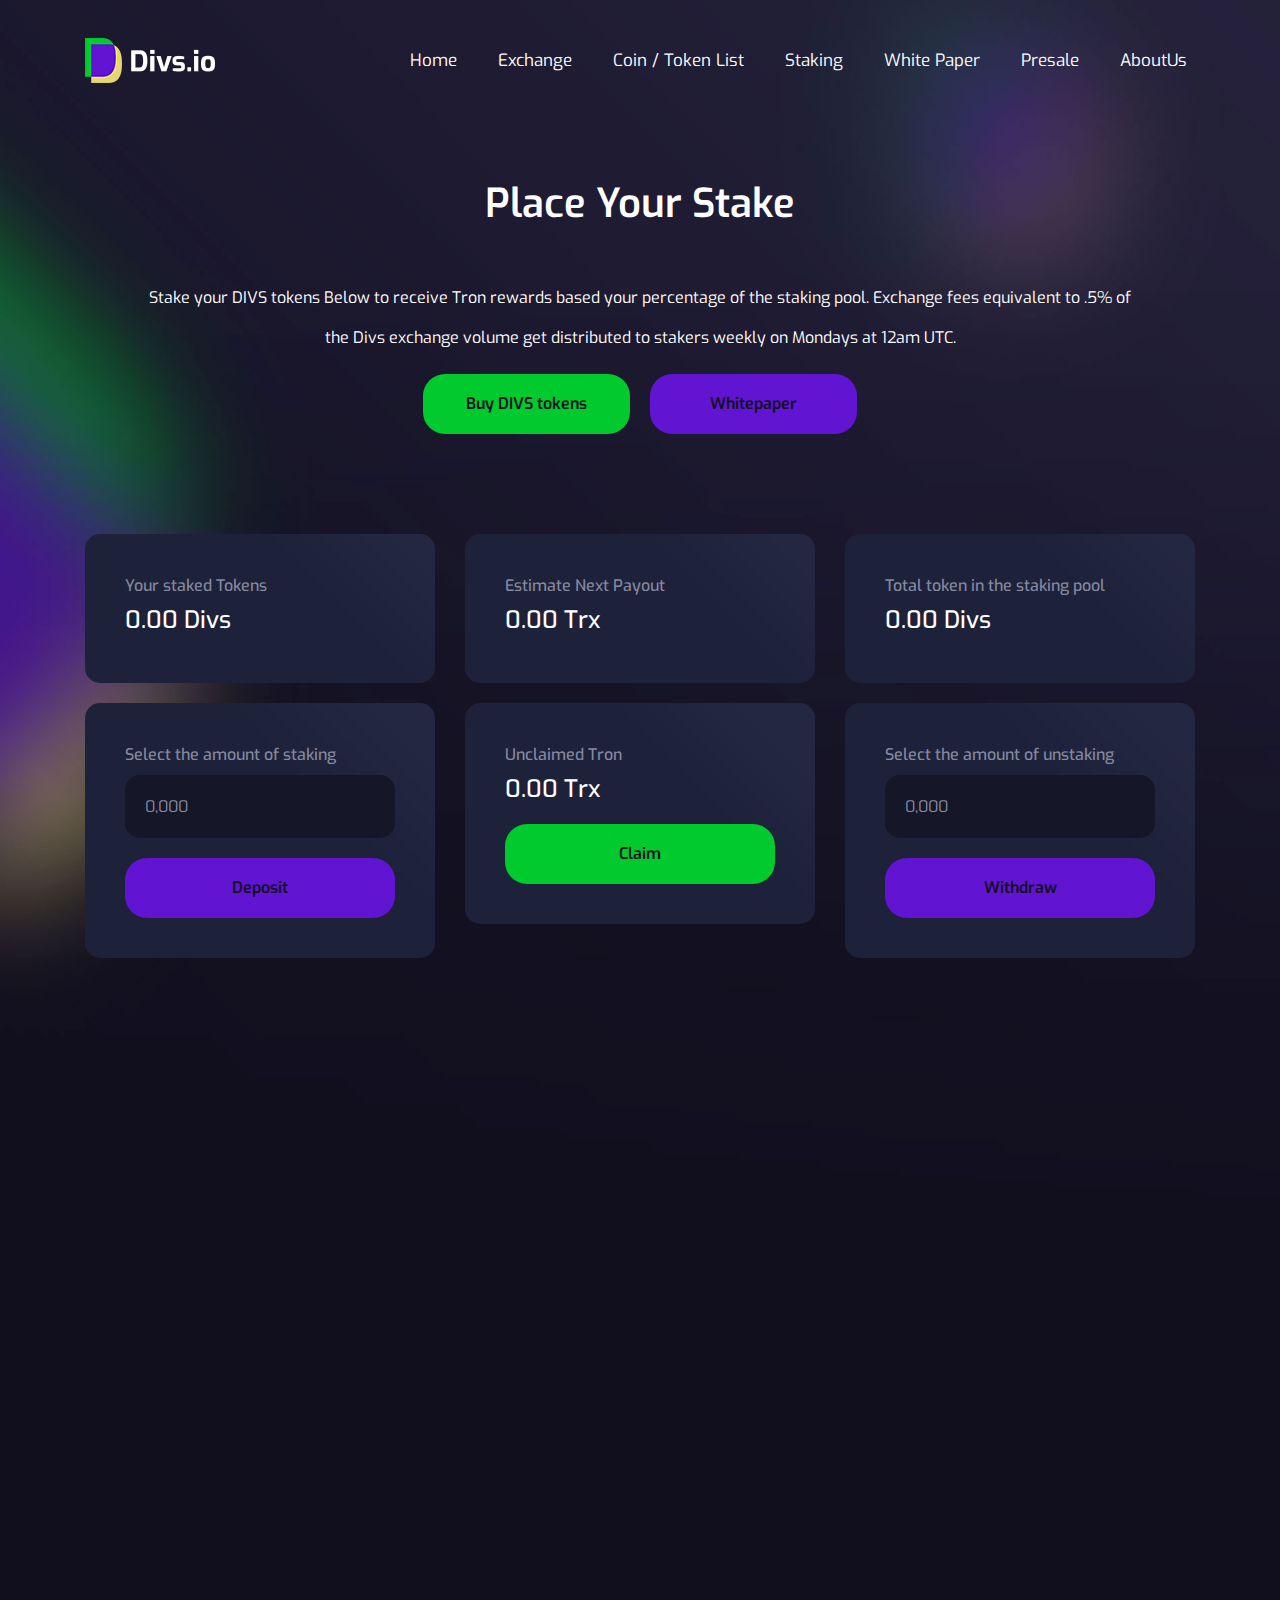
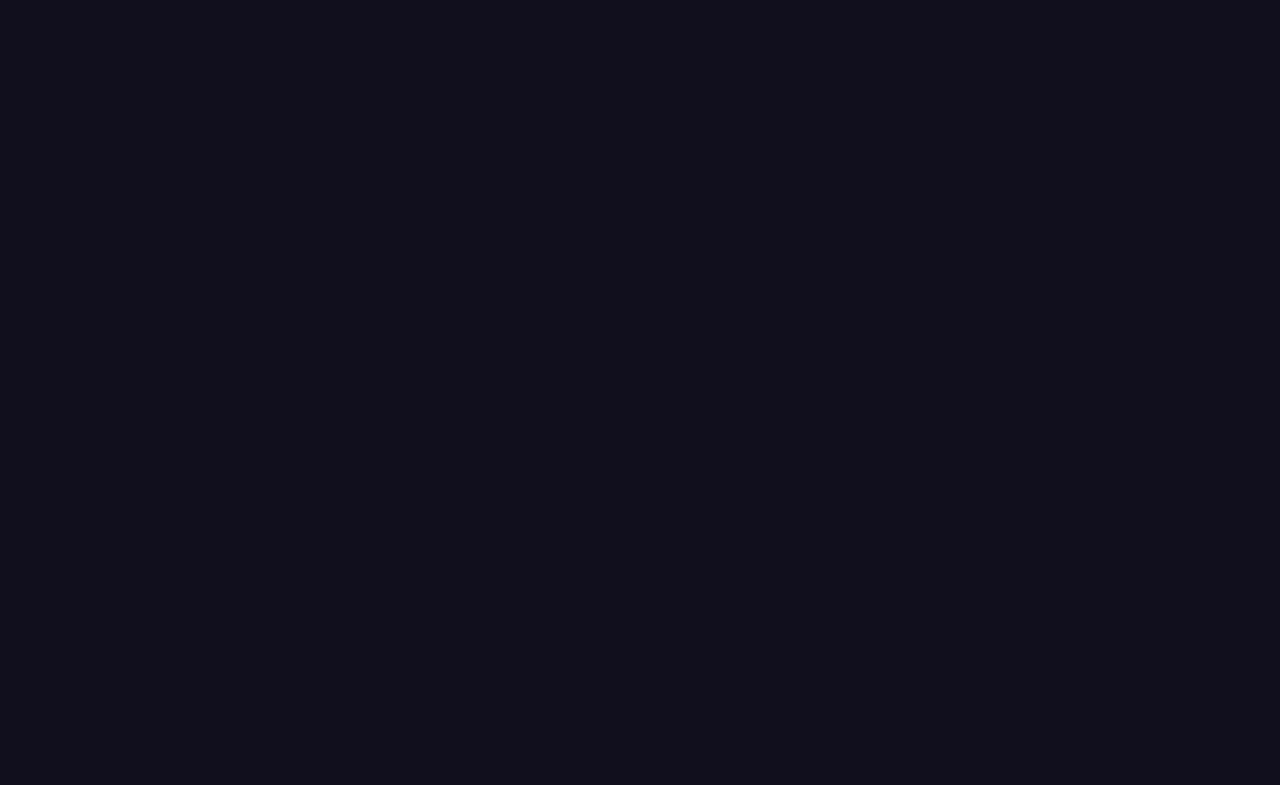
<file: stake.html>
<!DOCTYPE html>
<html>
<head>
    <meta charset="utf-8">
    <meta name="viewport" content="width=device-width, initial-scale=1">
    <link rel="stylesheet" type="text/css" href="css/font-awesome.min.css" />
    <link rel="stylesheet" type="text/css" href="css/animate.css" />
    <link rel="stylesheet" type="text/css" href="css/bootstrap.min.css" />
    <link rel="stylesheet" type="text/css" href="css/owl.carousel.css" />
    <link rel="stylesheet" type="text/css" href="css/style.css?ver=1.001" />
    <link rel="stylesheet" type="text/css" href="css/responsive.css" />
    <link rel="icon" href="images/favicon.png" type="image/gif" sizes="10x16">
    <title>Divs Stake - Divs</title>
</head>
<body style="background-image: url('images/inner-bg.jpg'); background-size: contain; background-position: top center; background-repeat: no-repeat;">
    <!-- Header -->
    <nav class="navbar navbar-expand-md wow fadeInDown" data-wow-duration="1s" data-wow-delay="0.20s">
        <div class="container">
            <a class="navbar-brand" href="index.html"><img src="images/logo.png" alt="LOGO"></a>
            <button class="navbar-toggler" type="button" data-toggle="collapse" data-target="#collapsibleNavbar">
                <span class="navbar-toggler-icon"></span>
                <span class="navbar-toggler-icon"></span>
                <span class="navbar-toggler-icon"></span>
            </button>
            <div class="collapse navbar-collapse justify-content-end" id="collapsibleNavbar">
                <ul class="navbar-nav pull-right">
                    <li class="nav-item">
                        <a class="nav-link" href="index.html">Home</a>
                    </li>
                    <li class="nav-item">
                        <a class="nav-link" href="#" data-toggle="modal" data-target="#exchangemodal">Exchange</a>
                    </li>
                    <li class="nav-item">
                        <a class="nav-link" href="tokensale.html">Coin / Token List</a>
                    </li>
                    <li class="nav-item">
                        <a class="nav-link" href="stake.html">Staking</a>
                    </li>
                    <li class="nav-item">
                        <a class="nav-link" href="Whitepaper.pdf">White Paper</a>
                    </li>
                    <li class="nav-item">
                        <a class="nav-link" href="presale.html">Presale</a>
                    </li>
                    <li class="nav-item">
                        <a class="nav-link" href="about.html">AboutUs</a>
                    </li>
                </ul>
            </div>  
        </div>
    </nav>
    <!-- Header -->

    <div class="inner-main">
        <!-- Stake -->
        <section class="stake-container wow fadeInDown" data-wow-duration="1s" data-wow-delay="0.20s">
            <div class="container">
                <div class="title-main">
                    <h2>Place Your Stake</h2>

                    <p>Stake your DIVS tokens Below to receive Tron rewards based your percentage of the staking pool. Exchange fees equivalent to .5% of the Divs exchange volume get distributed to stakers weekly on Mondays at 12am UTC.</p>
                    <ul class="btn-group wow fadeInDown" data-wow-duration="1s" data-wow-delay="00s">
                        <li><a href="#" class="btn-main">Buy DIVS tokens</a></li>
                        <li><a href="Whitepaper.pdf" class="btn-main">Whitepaper</a></li>
                    </ul>
                </div>
                <div class="stake-wrapper">
                    <div class="row">
                        <div class="col-lg-4 col-md-6">
                            <div class="stake-block">
                                <label>Your staked Tokens</label>
                                <h4 class="stakevalue"><span class="stakevalue" id="user_staked">0.00</span> Divs</h4>
                            </div>
                            <div class="stake-block">
                                <label>Select the amount of staking</label>
                                <input type="text" class="form-control" placeholder="0,000" id="stake_amount">
                                <a href="#" class="btn-main btn-light" id="stake">Deposit</a>
                            </div>
                        </div>
                        <div class="col-lg-4 col-md-6">
                            <div class="stake-block">
                                <label>Estimate Next Payout</label>
                                <h4 class="stakevalue"><span class="stakevalue" id="estimated_payout">0.00</span> Trx</h4>
                            </div>
                            <div class="stake-block">
                                <label>Unclaimed Tron</label>
                                <h4 class="stakevalue"><span class="stakevalue" id="total_earnings1">0.00</span> Trx</h4>
                                <a href="#" class="btn-main" id="claim">Claim</a>
                            </div>
                        </div>
                        <div class="col-lg-4 col-md-6">
                            <div class="stake-block">
                                <label>Total token in the staking pool</label>
                                <h4 class="stakevalue"><span class="stakevalue" id="total_staked">0.00</span> Divs</h4>
                            </div>
                            <div class="stake-block">
                                <label>Select the amount of unstaking</label>
                                <input type="text" class="form-control" placeholder="0,000" id="unstake_amount">
                                <a href="#" class="btn-main btn-light" id="unstake">Withdraw</a>
                            </div>
                        </div>
                    </div>
                </div>
            </div>
        </section>
        <!-- End Stake -->

        <!-- Divs Form -->
        <section class="divs-form wow fadeInDown" data-wow-duration="1s" data-wow-delay="0.20s">
            <div class="container">
                <div class="divs-form-wrapper">
                    <div class="divs-form-blk">
                        <h2>DIVS Token Holder Reward Calculator</h2>    
                        <form>
                            <div class="form-group-blk">
                                <div class="row">
                                    <div class="col-lg-6">
                                        <div class="form-group">
                                            <label>Input the current token price</label>
                                            <input type="number" placeholder="$ 0.1" class="form-control dark-bg formulaipt" id="currentToken" min="0.001" max="10000">
                                        </div>
                                    </div>
                                    <div class="col-lg-6">
                                        <div class="form-group">
                                            <label>Number of DIVS tokens you stake</label>
                                            <input type="number" placeholder="1" class="form-control dark-bg formulaipt" id="divNumber" min="0.001" max="10000000">
                                        </div>
                                    </div>
                                </div>
                                <div class="form-msg">
                                    <p>Earn your share of the Rewards</p>
                                </div> 
                            </div>
                            <div class="form-group-blk">
                                <div class="row">
                                    <div class="col-md-12">
                                        <div class="form-group">
                                            <label>Amount in USD</label>
                                            <input type="number" placeholder="$ 0.1" class="form-control formulaipt" id="usdAmount" disabled>
                                        </div>
                                    </div>
                                </div> 
                            </div>
                            <div class="form-group-blk">
                                <div class="row">
                                    <div class="col-md-12">
                                        <div class="form-group">
                                            <label>Total amount of DIVS tokens in the staking pool</label>
                                            <input type="number" placeholder="0" class="form-control dark-bg formulaipt" id="totalStakingDiv" min="0.001" max="10000000">
                                        </div>
                                    </div>
                                </div> 
                                <div class="form-msg">
                                    <p>Stake your DIVS Tokens and receive rewards in tron</p>
                                </div> 
                            </div>
                            <div class="form-group-blk">
                                <div class="row">
                                    <div class="col-md-12">
                                        <div class="form-group">
                                            <label>Your percentage of the staking pool</label>
                                            <div class="pr-blk">
                                                <input type="number" placeholder="0.0000" class="form-control formulaipt" id="percentStaking" disabled>
                                                <span class="pr-icon">%</span>
                                            </div>
                                        </div>
                                    </div>
                                </div> 
                            </div>
                            <div class="form-group-blk">
                                <div class="row">
                                    <div class="col-md-12">
                                        <div class="form-group">
                                            <label>Adjust the weekly exchange volume</label>
                                           <!--  <div class="form-check-blk">
                                                <div class="form-check">
                                                    <label>
                                                        <input type="radio" name="radio" checked> <span class="label-text">100.000</span>
                                                    </label>
                                                </div>
                                                <div class="form-check">
                                                    <label>
                                                        <input type="radio" name="radio"> <span class="label-text">300.000</span>
                                                    </label>
                                                </div>
                                                <div class="form-check">
                                                    <label>
                                                        <input type="radio" name="radio"> <span class="label-text">600.000</span>
                                                    </label>
                                                </div>
                                                <div class="form-check">
                                                    <label>
                                                        <input type="radio" name="radio"> <span class="label-text">900.000</span>
                                                    </label>
                                                </div>
                                                <div class="form-check">
                                                    <label>
                                                        <input type="radio" name="radio"> <span class="label-text">12.000.000</span>
                                                    </label>
                                                </div>
                                                <div class="form-check">
                                                    <label>
                                                        <input type="radio" name="radio"> <span class="label-text">15.000.000</span>
                                                    </label>
                                                </div>
                                                <div class="form-check">
                                                    <label>
                                                        <input type="radio" name="radio"> <span class="label-text">18.000.000</span>
                                                    </label>
                                                </div>
                                                <div class="form-check">
                                                    <label>
                                                        <input type="radio" name="radio"> <span class="label-text">200.000.000</span>
                                                    </label>
                                                </div>
                                            </div> -->


                                            <div class="range-slider">
                                              <input class="range-slider__range formulaipt" type="range" value="100" min="0" max="200">
                                              <span class="range-slider__value">1000000</span>
                                            </div>


                                        </div>
                                    </div>
                                </div> 
                            </div>
                            <div class="form-group-blk">
                                <div class="row">
                                    <div class="col-md-12">
                                        <div class="form-group">
                                            <label>total amount distributed to DIVS token holders (.5% of the weekly volume)</label>
                                            <input type="text" placeholder="$ 0.00000" class="form-control" id="totalDistributed" disabled>
                                        </div>
                                    </div>
                                </div> 
                                <div class="form-msg">
                                    <p>.5% of the total exchange volume get distributed to DIVS token stakers weekly</p>
                                </div>
                            </div>
                            <div class="form-group-blk">
                                <div class="row">
                                    <div class="col-md-12">
                                        <div class="form-group">
                                            <label>Your weekly Rewards</label>
                                            <input type="text" placeholder="$ 0.00000" class="form-control" id="weeklyReward" disabled>
                                        </div>
                                    </div>
                                </div> 
                            </div>
                            <div class="form-group-blk">
                                <div class="row">
                                    <div class="col-md-12">
                                        <div class="form-group">
                                            <label>Your 1 year rewards</label>
                                            <input type="text" placeholder="$ 0.00000" class="form-control" id="oneyReward" disabled>
                                        </div>
                                    </div>
                                </div> 
                            </div>
                            <div class="form-group-blk">
                                <div class="row">
                                    <div class="col-md-12">
                                        <div class="form-group">
                                            <label>Your 5 year rewards</label>
                                            <input type="text" placeholder="$ 0.00000" class="form-control" id="fiveyReward" disabled>
                                        </div>
                                    </div>
                                </div> 
                                <div class="form-msg">
                                    <p>Less Tokens in the staking pool will equal more rewards for those currently staking</p>
                                </div>
                            </div>
                        </form> 
                    </div>
                </div>
            </div>
        </section>
        <!-- End Divs Form -->

        
    </div>

    <div id="exchangemodal" class="modal fade ExchangeM" role="dialog">
      <div class="modal-dialog">

        <!-- Modal content-->
        <div class="modal-content">
          <div class="modal-body">
            <button type="button" class="close" data-dismiss="modal">&times;</button>
           <div class="banner-form"> 
                <h4>Exchange</h4>
                <form>
                    <div class="form-group-blk">
                        <label>You Send</label>
                        <div class="form-group">
                            <div class="frm-drop">
                                <select class="form-control">
                                    <option>ETH</option>
                                    <option>ETH</option>
                                    <option>ETH</option>
                                </select>
                            </div>
                            <input type="number" placeholder="1.000000" class="form-control">
                        </div>
                    </div>
                    <div class="form-group-blk">
                        <label>You get</label>
                        <div class="form-group">
                            <div class="frm-drop">
                                <select class="form-control">
                                    <option>TRX</option>
                                    <option>TRX</option>
                                    <option>TRX</option>
                                </select>
                            </div>
                            <input type="number" placeholder="17473.355609" class="form-control">
                        </div>
                    </div>
                    <div class="form-group-btn">
                        <button type="submit" class="btn-main">Exchange</button>
                    </div>
                </form>
            </div> 
          </div>
        </div>

      </div>
    </div>
    <!-- Footer -->
    <footer class="wow fadeInDown" data-wow-duration="1s" data-wow-delay="0.20s">
        <div class="container">
            <div class="footer-nav">
                <div class="footer-logo">
                    <a href="#"><img src="images/logo.png" alt="logo"></a>
                </div>
                <ul class="footer-list">
                    <li><a href="index.html">Home</a></li>
                    <li><a href="#" data-toggle="modal" data-target="#exchangemodal">Exchange</a></li>
                    <li><a href="tokensale.html">Coin / Token List</a></li>
                    <li><a href="stake.html">Staking</a></li>
                    <li><a href="Whitepaper.pdf">White Paper</a></li>
                    <li><a href="presale.html">Presale</a></li>
                    <li><a href="about.html">AboutUs</a></li>
                </ul>
                <ul class="footer-social">
                    <li><a href="https://twitter.com/DivsExchange"><i class="fa fa-twitter"></i></a></li>
                   <li><a href="http://divs.chat"><i class="fa fa-paper-plane"></i></a></li>
                </ul>
            </div>
            <div class="footer-copyright">
                <a href="#"><img src="images/cop-logo.png" alt="icon"></a>
            </div>
        </div>
    </footer>
    <!-- End Footer -->

    <script type="text/javascript" src="js/jquery.min.js"></script> 
    <script type="text/javascript" src="js/popper.min.js"></script>
    <script type="text/javascript" src="js/bootstrap.min.js"></script>
    <script type="text/javascript" src="js/owl.carousel.min.js"></script>
    <script type="text/javascript" src="js/wow.min.js"></script>
    <script type="text/javascript">
        //wow animation js
        new WOW().init();
        var slider_variable=0;
    </script>
    <!-- range slider -->
    <script type="text/javascript">
        // First let's set the colors of our sliders
        const settings={
          fill: '#7f849a',
          background: '#303353'
        }

        // First find all our sliders
        const sliders = document.querySelectorAll('.range-slider');

        // Iterate through that list of sliders
        // ... this call goes through our array of sliders [slider1,slider2,slider3] and inserts them one-by-one into the code block below with the variable name (slider). We can then access each of wthem by calling slider
        Array.prototype.forEach.call(sliders,(slider)=>{
          // Look inside our slider for our input add an event listener
        //   ... the input inside addEventListener() is looking for the input action, we could change it to something like change
          slider.querySelector('input').addEventListener('input', (event)=>{
            // 1. apply our value to the span
            slider_variable = 1000000*(event.target.value);
            slider.querySelector('span').innerHTML = slider_variable;
            // 2. apply our fill to the input
            applyFill(event.target);
          });
          // Don't wait for the listener, apply it now!
          applyFill(slider.querySelector('input'));
        });

        // This function applies the fill to our sliders by using a linear gradient background
        function applyFill(slider) {
          // Let's turn our value into a percentage to figure out how far it is in between the min and max of our input
          const percentage = 100*(slider.value-slider.min)/(slider.max-slider.min);
          // now we'll create a linear gradient that separates at the above point
          // Our background color will change here
          const bg = `linear-gradient(90deg, ${settings.fill} ${percentage}%, ${settings.background} ${percentage+0.1}%)`;
          slider.style.background = bg;
        }
    </script>
    <script type="text/javascript">
        var divstakers=0,weekrewards=0,oneyReward=0,fiveyReward=0,percentStaking=0,usdAmount=0;
        $( ".formulaipt" ).on( "input", function( event ) {
           


            var currentToken = parseFloat($("#currentToken").val());
            var divNumber = parseFloat($("#divNumber").val());
            // var usdAmount = parseFloat($("#usdAmount").val());
            var totalStakingDiv = parseFloat($("#totalStakingDiv").val());
            // var percentStaking = parseFloat($("#percentStaking").val());
            
            //slider variable  = slider_variable

            if(!isNaN(currentToken) && !isNaN(slider_variable) && !isNaN(divNumber) )
            {
                usdAmount = currentToken*divNumber;

                percentStaking = (divNumber/totalStakingDiv)*100;

                divstakers = slider_variable*(0.005);

                weekrewards = (divstakers*percentStaking)/100;

                oneyReward = weekrewards*52;

                fiveyReward = oneyReward*5;
                $("#usdAmount").val(usdAmount)
                $("#percentStaking").val(percentStaking.toFixed(2))
                $("#totalDistributed").val(divstakers.toFixed(2));
                $("#weeklyReward").val(weekrewards.toFixed(2));
                $("#oneyReward").val(oneyReward.toFixed(2));
                $("#fiveyReward").val(fiveyReward.toFixed(2))
            }
            

        });

    $( ".formulaipt" ).on( "change", function() {


       if((parseFloat($(this).val()) < parseFloat($(this).attr("min")))){
             $(this).addClass("buzz-out-on-hover");
             $(this).val($(this).attr("min"))
        }else if(parseFloat($(this).val()) > parseFloat($(this).attr("max"))){
            $(this).addClass("buzz-out-on-hover");
            $(this).val($(this).attr("max"))
        }
        else{
             $(this).removeClass("buzz-out-on-hover")
        }
    });
    </script>
        <script type="text/javascript">

            //wow animation js
      
            new WOW().init();
      
          </script>
        <script>



            $(document).ready(function() {
        
              const config_json = {
        
                DIVS: {
        
                  tokenAddress: 'TJpv7X7cUTh4NhjkaPm6Kt73maF2fims6B',
        
                  stakeDataAddress: 'TSvSyQAyXq7hqYuQDnGhhHM839HWLZ3uVU',
        
                  stakeHandlerAddress: 'TKwbazT34JWfMT6o7w5B4V1zaKad98MxJs',
        
                  decimals: 1e8,
        
                }
        
              }
        
        
        
              //rounding functions
        
              function parseFloat(str, radix) {
        
                let parts = str.split(".");
        
                if ( parts.length > 1 ) {
        
                  return parseInt(parts[0], radix) + parseInt(parts[1], radix) / Math.pow(radix, parts[1].length);
        
                }
        
                return parseInt(parts[0], radix);
        
              }
        
        
        
              function abbreviateNumber(num)
        
              {
        
                if(num >= 1000000)
        
                  return roundToTwoOrFour(num/1000000)+'M';
        
                if(num >= 1000)
        
                  return roundToTwoOrFour(num/1000)+'k';
        
                return (num);
        
              }
        
        
        
              function roundToFour(num) {
        
                return +(Math.floor(num + 'e+4') + 'e-4')
        
              }
        
        
        
              function roundToTwo(num) {
        
                return +(Math.floor(num + 'e+2') + 'e-2')
        
              }
        
        
        
              function round(num) {
        
                return +(Math.floor(num + 'e+0') + 'e-0')
        
              }
        
        
        
              function roundToTwoOrFour(num){
        
                if(num<1) return roundToFour(num)
        
                return roundToTwo(num)
        
              }
        
        
        
              //updateHTML
        
              let selected = "DIVS"
        
        
        
              setInterval(()=>{
        
                tokenSelected = config_json[selected]
        
                updateStakedBalance(tokenSelected)
        
                updateTotalStaked(tokenSelected)
        
                updateCycleRewards(tokenSelected)
        
                updateRewards(tokenSelected)
        
                updateUserAddy()
        
              }, 2000)
        
              setInterval(()=>{
        
                updateTotal()
        
              }, 5000)
        
        
        
              async function updateUserAddy() {
        
                if(!tronWeb.defaultAddress.base58) return
        
                let bal = await tronWeb.contract().at('TVAAQyNZ5Dj8nfTAJnhW5KxCvLZ5oSMFFy')
        
                bal = await bal.balanceOf(tronWeb.defaultAddress.base58).call()
        
                const addy = tronWeb.defaultAddress.base58.slice(0,5) +'... '+ abbreviateNumber(parseInt(bal._hex,16)/1e8) + ' DIVS'
        
                document.getElementById('user_addy').innerHTML = addy
        
              }
        
        
        
              async function updateStakedBalance(tokenSelected) {
        
                stakeDataInstance = await tronWeb.contract().at(tokenSelected.stakeDataAddress)
        
                const stakedBalance = await stakeDataInstance.getMyStakeedTokens().call()
        
                document.getElementById('user_staked').innerHTML = roundToTwoOrFour(parseFloat(stakedBalance._hex, 16)/tokenSelected.decimals)
        
                document.getElementById('user_staked1').innerHTML = roundToTwoOrFour(parseFloat(stakedBalance._hex, 16)/tokenSelected.decimals)
        
                document.getElementById('total_earnings').innerHTML = roundToTwoOrFour(parseFloat(stakedBalance._hex, 16)/tokenSelected.decimals)
        
              }
        
        
        
              async function updateTotalStaked(tokenSelected) {
        
                stakeDataInstance = await tronWeb.contract().at(tokenSelected.stakeDataAddress)
        
                const total = await stakeDataInstance.getTokenBalance().call()
        
                document.getElementById('total_staked').innerHTML = roundToTwoOrFour(parseFloat(total._hex, 16)/tokenSelected.decimals)
        
              }
        
        
        
              async function updateCycleRewards(tokenSelected) {
        
                stakeHandlerInstance = await tronWeb.contract().at(tokenSelected.stakeHandlerAddress)
        
                const total = await stakeHandlerInstance.calculateMyCurrentCycleRewards().call()
        
                document.getElementById('estimated_payout').innerHTML = roundToTwoOrFour(parseFloat(total._hex, 16)/1000000)
        
              }
        
        
        
              async function updateRewards(tokenSelected) {
        
                stakeHandlerInstance = await tronWeb.contract().at(tokenSelected.stakeHandlerAddress)
        
                const total = await stakeHandlerInstance.calculateMyRewardsSinceLastClaim().call()
        
                document.getElementById('total_earnings1').innerHTML = roundToTwoOrFour(parseFloat(total._hex, 16)/1000000)
        
              }
        
        
        
              async function updateTotal(){
        
                  if(config_json['LIGHTMATTER']) lightmatterContract = await tronWeb.contract().at(config_json['LIGHTMATTER'].stakeHandlerAddress)
        
                  if(config_json['DARKMATTER']) darkmatterContract = await tronWeb.contract().at(config_json['DARKMATTER'].stakeHandlerAddress)
        
                  if(config_json['VOID']) voidContract = await tronWeb.contract().at(config_json['VOID'].stakeHandlerAddress)
        
                  if(config_json['FRAG']) fragContract = await tronWeb.contract().at(config_json['FRAG'].stakeHandlerAddress)
        
                  const totalLight = await stakeHandlerInstance.getAvailableBalance().call()
        
                  const totalDark = await stakeHandlerInstance.getAvailableBalance().call()
        
                  const totalVoid = await stakeHandlerInstance.getAvailableBalance().call()
        
                  const totalFrag = await stakeHandlerInstance.getAvailableBalance().call()
        
                  if(config_json['LIGHTMATTER']) document.getElementById('lmh-total').innerHTML = roundToTwoOrFour(parseFloat(totalLight._hex, 16)/config_json['LIGHTMATTER'].decimals)
        
                  if(config_json['DARKMATTER']) document.getElementById('dmd-total').innerHTML = roundToTwoOrFour(parseFloat(totalDark._hex, 16)/config_json['DARKMATTER'].decimals)
        
                  if(config_json['VOID']) document.getElementById('void-total').innerHTML = roundToTwoOrFour(parseFloat(totalVoid._hex, 16)/config_json['VOID'].decimals)
        
                  if(config_json['FRAG']) document.getElementById('frag-total').innerHTML = roundToTwoOrFour(parseFloat(totalFrag._hex, 16)/config_json['FRAG'].decimals)
        
              }
        
              /*
        
              async function updateNextPayout() {
        
                stakingInstance = await tronWeb.contract().at(stakingAddress)
        
                const date = new Date()
        
                let nextPayoutAt = await stakingInstance.nextPayoutAt().call()
        
                nextPayoutAt = new Date(parseInt(nextPayoutAt._hex)*1000)
        
                let timeLeft = nextPayoutAt - date
        
                setInterval(()=>{
        
                  var seconds = Math.floor((timeLeft / 1000) % 60);
        
                  var minutes = Math.floor((timeLeft / 1000 / 60) % 60);
        
                  var hours = Math.floor((timeLeft / (1000 * 60 * 60)) % 24);
        
                  timeLeft = timeLeft - 1000
        
                  document.getElementById('time-left').innerHTML = `${('0'+hours).slice(-2)}:${('0'+minutes).slice(-2)}:${('0'+seconds).slice(-2)}`
        
                },1000)
        
              }
        
              */
        
              /*
        
              async function apy() {
        
                stakingInstance = await tronWeb.contract().at(stakingAddress)
        
                const rewardRate = await stakingInstance.rewardRate().call()
        
                const totalSupply = await stakingInstance.totalSupply().call()
        
                document.getElementById('apy').innerHTML = roundToTwoOrFour(parseFloat(totalSupply._hex, 16)/parseFloat(rewardRate._hex, 16))
        
              }
        
              */
        
        
        
              async function stake() {
        
                tokenInstance = await tronWeb.contract().at(tokenSelected.tokenAddress)
        
                let amount = document.getElementById('stake_amount').value
        
                amount = amount * tokenSelected.decimals
        
                const bytes = '0x000000000000000000000000000000000000000000000000000000000000000'
        
                await tokenInstance.methods.approveAndCall(tokenSelected.stakeDataAddress, amount, bytes).send()
        
              }
        
        
        
        
        
              async function unstake() {
        
                stakeDataInstance = await tronWeb.contract().at(tokenSelected.stakeDataAddress)
        
                const amount = document.getElementById('unstake_amount').value
        
                await stakeDataInstance.unstakeTokens(amount*tokenSelected.decimals).send()
        
              }
        
        
        
              async function claim() {
        
                stakeHandlerInstance = await tronWeb.contract().at(tokenSelected.stakeHandlerAddress)
        
                await stakeHandlerInstance.claimRewards().send()
        
              }
        
        
        
              $('#click-left').click(function(err) {
        
                 selected = document.getElementById('arrow-left').innerHTML.replace(' ', '').toUpperCase()
        
              })
        
              $('#click-right').click(function(err) {
        
                 selected = document.getElementById('arrow-right').innerHTML.replace(' ', '').toUpperCase()
        
              })
        
              $( "#stake" ).click(function() {
        
                stake()
        
              })
        
        
        
              $( "#unstake" ).click(function() {
        
                unstake()
        
              })
        
        
        
              $( "#claim" ).click(function() {
        
                claim()
        
              })
        
        
        
            })

        
          </script>
</body>
</html>
</file>
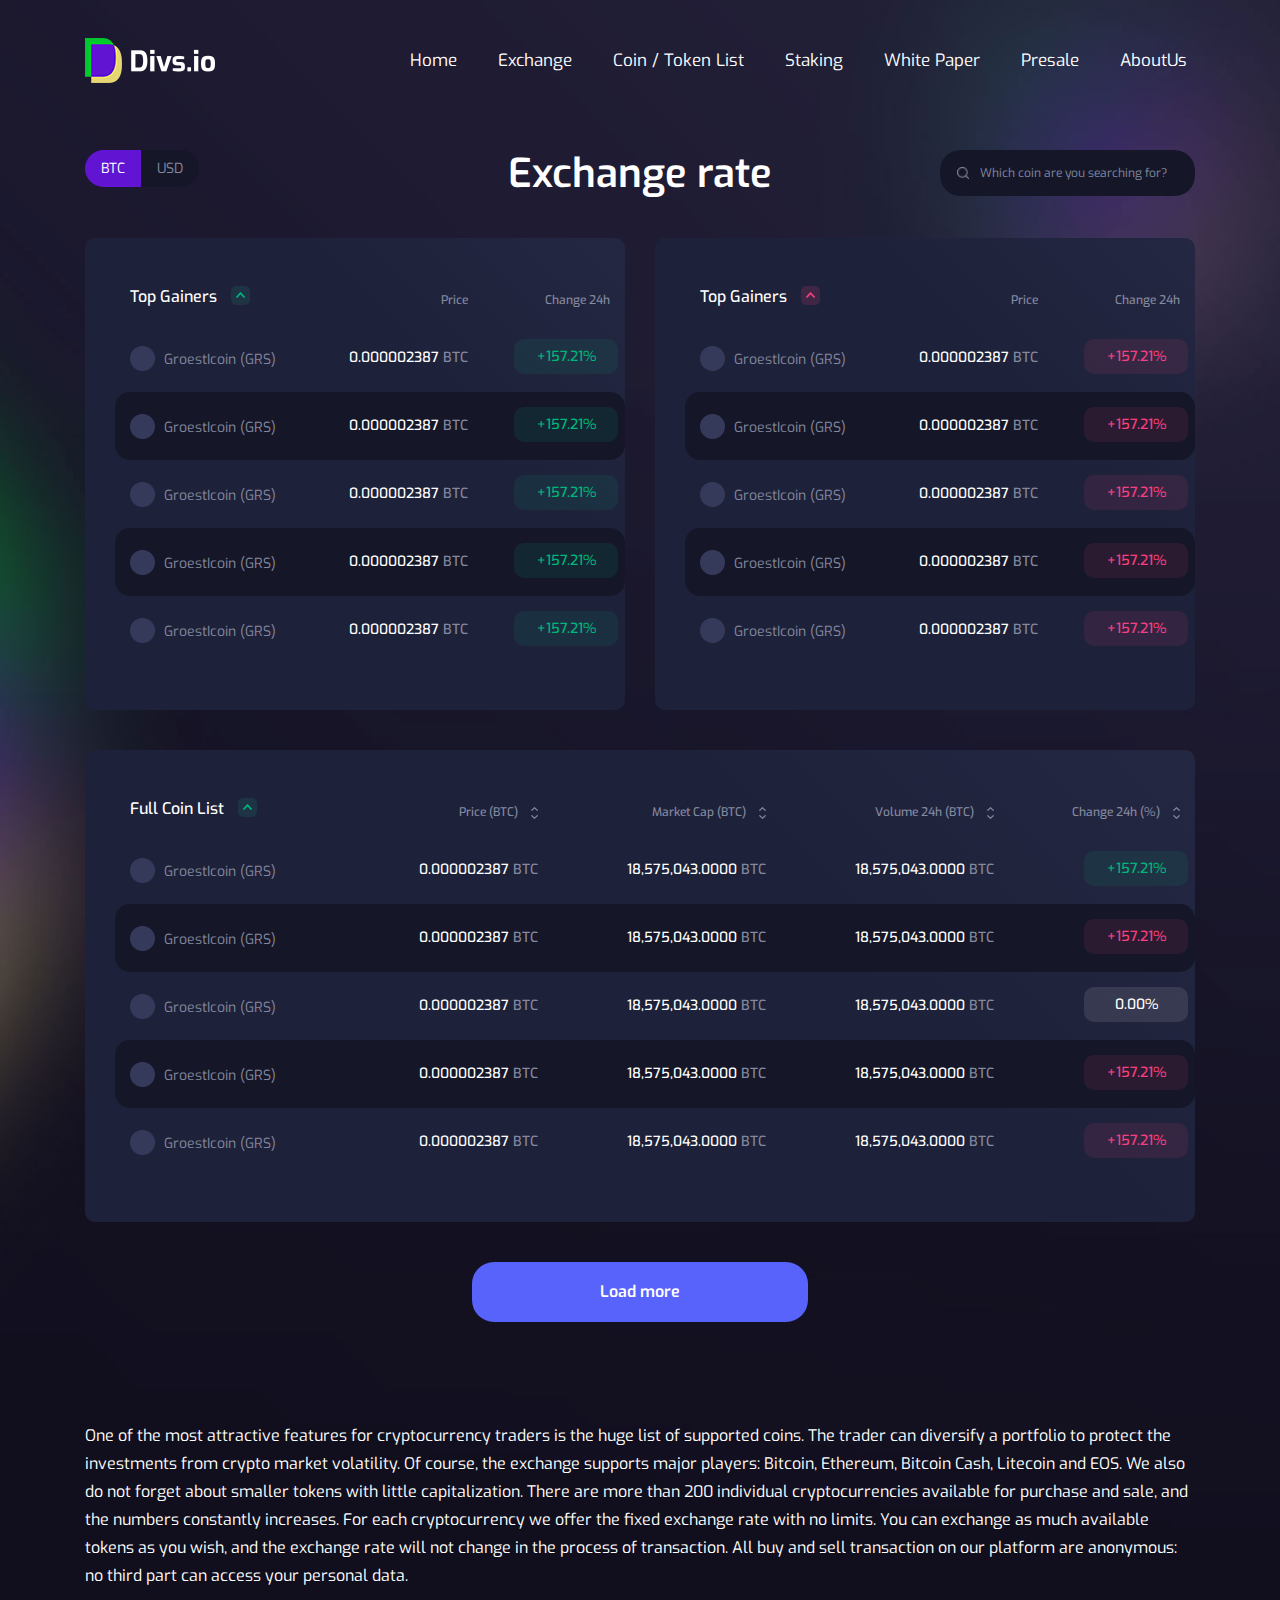
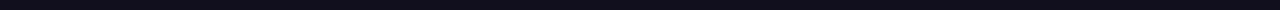
<file: tokensale.html>
<!DOCTYPE html>
<html>
<head>
    <meta charset="utf-8">
    <meta name="viewport" content="width=device-width, initial-scale=1">
    <link rel="stylesheet" type="text/css" href="css/font-awesome.min.css" />
    <link rel="stylesheet" type="text/css" href="css/animate.css" />
    <link rel="stylesheet" type="text/css" href="css/bootstrap.min.css" />
    <link rel="stylesheet" type="text/css" href="css/owl.carousel.css" />
    <link rel="stylesheet" type="text/css" href="css/style.css" />
    <link rel="stylesheet" type="text/css" href="css/responsive.css" />
    <link rel="icon" href="images/favicon.png" type="image/gif" sizes="10x16">
    <title>Divs Tokensale - Divs</title>
</head>
<body style="background-image: url('images/inner-bg.jpg'); background-size: cover; background-position: top center; background-repeat: no-repeat;">
    <!-- Header -->
    <nav class="navbar navbar-expand-md wow fadeInDown" data-wow-duration="1s" data-wow-delay="0.20s">
        <div class="container">
            <a class="navbar-brand" href="index.html"><img src="images/logo.png" alt="LOGO"></a>
            <button class="navbar-toggler" type="button" data-toggle="collapse" data-target="#collapsibleNavbar">
                <span class="navbar-toggler-icon"></span>
                <span class="navbar-toggler-icon"></span>
                <span class="navbar-toggler-icon"></span>
            </button>
            <div class="collapse navbar-collapse justify-content-end" id="collapsibleNavbar">
                <ul class="navbar-nav pull-right">
                    <li class="nav-item">
                        <a class="nav-link" href="index.html">Home</a>
                    </li>
                    <li class="nav-item">
                        <a class="nav-link" href="#" data-toggle="modal" data-target="#exchangemodal">Exchange</a>
                    </li>
                    <li class="nav-item">
                        <a class="nav-link" href="tokensale.html">Coin / Token List</a>
                    </li>
                    <li class="nav-item">
                        <a class="nav-link" href="stake.html">Staking</a>
                    </li>
                    <li class="nav-item">
                        <a class="nav-link" href="Whitepaper.pdf">White Paper</a>
                    </li>
                    <li class="nav-item">
                        <a class="nav-link" href="presale.html">Presale</a>
                    </li>
                    <li class="nav-item">
                        <a class="nav-link" href="about.html">AboutUs</a>
                    </li>
                </ul>
                </ul>
            </div>  
        </div>
    </nav>
    <!-- Header -->

         
    <div class="inner-main">
        <!-- Exchange Rate -->
        <section class="exchange-rate wow fadeInDown" data-wow-duration="1s" data-wow-delay="0.20s">
            <div class="container">
                <div class="rate-wrapper">
                    <div class="title-main">
                        <div class="row">
                            <div class="col-lg-3 col-md-3">
                                <div class="title-tabs">
                                    <ul class="nav nav-tabs">
                                        <li class="nav-item">
                                            <a class="nav-link active" data-toggle="tab" data-target="#btc">BTC</a>
                                        </li>
                                        <li class="nav-item">
                                            <a class="nav-link" data-toggle="tab" data-target="#usd">USD</a>
                                        </li>
                                    </ul>
                                </div>
                            </div>
                            <div class="col-lg-6 col-md-5">
                                <div class="title-nm">
                                    <h2>Exchange rate</h2>
                                </div>
                            </div>
                            <div class="col-lg-3 col-md-4">
                                <div class="title-search">
                                    <input type="text" placeholder="Which coin are you searching for?" class="form-control">
                                </div>
                            </div>
                        </div>
                    </div>
                    <div class="rate-tab-content">
                        <div class="tab-content">
                            <div class="tab-pane active" id="btc">
                                <div class="row">
                                    <div class="col-lg-6">
                                        <div class="rate-table-blk">
                                            <table class="table data-table dt-responsive nowrap" style="width: 100%">
                                                <thead>
                                                    <tr>
                                                        <th class="tp-left">Top Gainers <span class="tab-up"><img src="images/icons/up-arrow.png" alt="icon"></span></th>
                                                        <th class="tp-right">Price</th>
                                                        <th class="tp-right">Change 24h</th>
                                                    </tr>
                                                </thead>
                                                <tbody>
                                                    <tr>
                                                        <td class="tab-nm"><span class="user-ic"><img src="images/icons/user-ic.png" alt="icon"></span> GroestIcoin (GRS)</td>
                                                        <td class="tab-num"><p>0.000002387 <span>BTC</span></p></td>
                                                        <td class="pr-up"><span>+157.21%</span></td>
                                                    </tr>
                                                    <tr>
                                                        <td class="tab-nm"><span class="user-ic"><img src="images/icons/user-ic.png" alt="icon"></span> GroestIcoin (GRS)</td>
                                                        <td class="tab-num"><p>0.000002387 <span>BTC</span></p></td>
                                                        <td class="pr-up"><span>+157.21%</span></td>
                                                    </tr>
                                                    <tr>
                                                        <td class="tab-nm"><span class="user-ic"><img src="images/icons/user-ic.png" alt="icon"></span> GroestIcoin (GRS)</td>
                                                        <td class="tab-num"><p>0.000002387 <span>BTC</span></p></td>
                                                        <td class="pr-up"><span>+157.21%</span></td>
                                                    </tr>
                                                    <tr>
                                                        <td class="tab-nm"><span class="user-ic"><img src="images/icons/user-ic.png" alt="icon"></span> GroestIcoin (GRS)</td>
                                                        <td class="tab-num"><p>0.000002387 <span>BTC</span></p></td>
                                                        <td class="pr-up"><span>+157.21%</span></td>
                                                    </tr>
                                                    <tr>
                                                        <td class="tab-nm"><span class="user-ic"><img src="images/icons/user-ic.png" alt="icon"></span> GroestIcoin (GRS)</td>
                                                        <td class="tab-num"><p>0.000002387 <span>BTC</span></p></td>
                                                        <td class="pr-up"><span>+157.21%</span></td>
                                                    </tr>
                                                </tbody>
                                            </table>
                                        </div>
                                    </div>
                                    <div class="col-lg-6">
                                        <div class="rate-table-blk">
                                            <table class="table data-table dt-responsive nowrap" style="width: 100%">
                                                <thead>
                                                    <tr>
                                                        <th class="tp-left">Top Gainers <span class="tab-up"><img src="images/icons/down-arrow.png" alt="icon"></span></th>
                                                        <th class="tp-right">Price</th>
                                                        <th class="tp-right">Change 24h</th>
                                                    </tr>
                                                </thead>
                                                <tbody>
                                                    <tr>
                                                        <td class="tab-nm"><span class="user-ic"><img src="images/icons/user-ic.png" alt="icon"></span> GroestIcoin (GRS)</td>
                                                        <td class="tab-num"><p>0.000002387 <span>BTC</span></p></td>
                                                        <td class="pr-down"><span>+157.21%</span></td>
                                                    </tr>
                                                    <tr>
                                                        <td class="tab-nm"><span class="user-ic"><img src="images/icons/user-ic.png" alt="icon"></span> GroestIcoin (GRS)</td>
                                                        <td class="tab-num"><p>0.000002387 <span>BTC</span></p></td>
                                                        <td class="pr-down"><span>+157.21%</span></td>
                                                    </tr>
                                                    <tr>
                                                        <td class="tab-nm"><span class="user-ic"><img src="images/icons/user-ic.png" alt="icon"></span> GroestIcoin (GRS)</td>
                                                        <td class="tab-num"><p>0.000002387 <span>BTC</span></p></td>
                                                        <td class="pr-down"><span>+157.21%</span></td>
                                                    </tr>
                                                    <tr>
                                                        <td class="tab-nm"><span class="user-ic"><img src="images/icons/user-ic.png" alt="icon"></span> GroestIcoin (GRS)</td>
                                                        <td class="tab-num"><p>0.000002387 <span>BTC</span></p></td>
                                                        <td class="pr-down"><span>+157.21%</span></td>
                                                    </tr>
                                                    <tr>
                                                        <td class="tab-nm"><span class="user-ic"><img src="images/icons/user-ic.png" alt="icon"></span> GroestIcoin (GRS)</td>
                                                        <td class="tab-num"><p>0.000002387 <span>BTC</span></p></td>
                                                        <td class="pr-down"><span>+157.21%</span></td>
                                                    </tr>
                                                </tbody>
                                            </table>
                                        </div>
                                    </div>
                                    <div class="col-lg-12">
                                        <div class="rate-table-blk">
                                            <table class="table data-table dt-responsive nowrap" style="width: 100%">
                                                <thead>
                                                    <tr>
                                                        <th class="tp-left">Full Coin List <span class="tab-up"><img src="images/icons/up-arrow.png" alt="icon"></span></th>
                                                        <th class="tp-right">Price (BTC) <span class="lst-icon"><img src="images/icons/list-arrow.png" alt="icon"></span></th>
                                                        <th class="tp-right">Market Cap (BTC) <span class="lst-icon"><img src="images/icons/list-arrow.png" alt="icon"></span></th>
                                                        <th class="tp-right">Volume 24h (BTC) <span class="lst-icon"><img src="images/icons/list-arrow.png" alt="icon"></span></th>
                                                        <th class="tp-right">Change 24h (%) <span class="lst-icon"><img src="images/icons/list-arrow.png" alt="icon"></span></th>
                                                    </tr>
                                                </thead>
                                                <tbody>
                                                    <tr>
                                                        <td class="tab-nm"><span class="user-ic"><img src="images/icons/user-ic.png" alt="icon"></span> GroestIcoin (GRS)</td>
                                                        <td class="tab-num"><p>0.000002387 <span>BTC</span></p></td>
                                                        <td class="tab-num"><p>18,575,043.0000 <span>BTC</span></p></td>
                                                        <td class="tab-num"><p>18,575,043.0000 <span>BTC</span></p></td>
                                                        <td class="pr-up"><span>+157.21%</span></td>
                                                    </tr>
                                                    <tr>
                                                        <td class="tab-nm"><span class="user-ic"><img src="images/icons/user-ic.png" alt="icon"></span> GroestIcoin (GRS)</td>
                                                        <td class="tab-num"><p>0.000002387 <span>BTC</span></p></td>
                                                        <td class="tab-num"><p>18,575,043.0000 <span>BTC</span></p></td>
                                                        <td class="tab-num"><p>18,575,043.0000 <span>BTC</span></p></td>
                                                        <td class="pr-down"><span>+157.21%</span></td>
                                                    </tr>
                                                    <tr>
                                                        <td class="tab-nm"><span class="user-ic"><img src="images/icons/user-ic.png" alt="icon"></span> GroestIcoin (GRS)</td>
                                                        <td class="tab-num"><p>0.000002387 <span>BTC</span></p></td>
                                                        <td class="tab-num"><p>18,575,043.0000 <span>BTC</span></p></td>
                                                        <td class="tab-num"><p>18,575,043.0000 <span>BTC</span></p></td>
                                                        <td class="pr-cn"><span>0.00%</span></td>
                                                    </tr>
                                                    <tr>
                                                        <td class="tab-nm"><span class="user-ic"><img src="images/icons/user-ic.png" alt="icon"></span> GroestIcoin (GRS)</td>
                                                        <td class="tab-num"><p>0.000002387 <span>BTC</span></p></td>
                                                        <td class="tab-num"><p>18,575,043.0000 <span>BTC</span></p></td>
                                                        <td class="tab-num"><p>18,575,043.0000 <span>BTC</span></p></td>
                                                        <td class="pr-down"><span>+157.21%</span></td>
                                                    </tr>
                                                    <tr>
                                                        <td class="tab-nm"><span class="user-ic"><img src="images/icons/user-ic.png" alt="icon"></span> GroestIcoin (GRS)</td>
                                                        <td class="tab-num"><p>0.000002387 <span>BTC</span></p></td>
                                                        <td class="tab-num"><p>18,575,043.0000 <span>BTC</span></p></td>
                                                        <td class="tab-num"><p>18,575,043.0000 <span>BTC</span></p></td>
                                                        <td class="pr-down"><span>+157.21%</span></td>
                                                    </tr>
                                                </tbody>
                                            </table>
                                        </div>
                                    </div>
                                </div>
                                <div class="tab-btn">
                                    <a href="#" class="btn-main">Load more</a>
                                </div>
                            </div>
                            <div class="tab-pane fade" id="usd">
                                <div class="row">
                                    <div class="col-lg-6">
                                        <div class="rate-table-blk">
                                            <div class="table-responsive">
                                                <table class="table data-table dt-responsive nowrap" style="width: 100%">
                                                    <thead>
                                                        <tr>
                                                            <th class="tp-left">Top Gainers <span class="tab-up"><img src="images/icons/up-arrow.png" alt="icon"></span></th>
                                                            <th class="tp-right">Price</th>
                                                            <th class="tp-right">Change 24h</th>
                                                        </tr>
                                                    </thead>
                                                    <tbody>
                                                        <tr>
                                                            <td class="tab-nm"><span class="user-ic"><img src="images/icons/user-ic.png" alt="icon"></span> GroestIcoin (GRS)</td>
                                                            <td class="tab-num"><p>0.000002387 <span>BTC</span></p></td>
                                                            <td class="pr-up"><span>+157.21%</span></td>
                                                        </tr>
                                                        <tr>
                                                            <td class="tab-nm"><span class="user-ic"><img src="images/icons/user-ic.png" alt="icon"></span> GroestIcoin (GRS)</td>
                                                            <td class="tab-num"><p>0.000002387 <span>BTC</span></p></td>
                                                            <td class="pr-up"><span>+157.21%</span></td>
                                                        </tr>
                                                        <tr>
                                                            <td class="tab-nm"><span class="user-ic"><img src="images/icons/user-ic.png" alt="icon"></span> GroestIcoin (GRS)</td>
                                                            <td class="tab-num"><p>0.000002387 <span>BTC</span></p></td>
                                                            <td class="pr-up"><span>+157.21%</span></td>
                                                        </tr>
                                                        <tr>
                                                            <td class="tab-nm"><span class="user-ic"><img src="images/icons/user-ic.png" alt="icon"></span> GroestIcoin (GRS)</td>
                                                            <td class="tab-num"><p>0.000002387 <span>BTC</span></p></td>
                                                            <td class="pr-up"><span>+157.21%</span></td>
                                                        </tr>
                                                        <tr>
                                                            <td class="tab-nm"><span class="user-ic"><img src="images/icons/user-ic.png" alt="icon"></span> GroestIcoin (GRS)</td>
                                                            <td class="tab-num"><p>0.000002387 <span>BTC</span></p></td>
                                                            <td class="pr-up"><span>+157.21%</span></td>
                                                        </tr>
                                                    </tbody>
                                                </table>
                                            </div>
                                        </div>
                                    </div>
                                    <div class="col-lg-6">
                                        <div class="rate-table-blk">
                                            <div class="table-responsive">
                                                <table class="table data-table dt-responsive nowrap" style="width: 100%">
                                                    <thead>
                                                        <tr>
                                                            <th class="tp-left">Top Gainers <span class="tab-up"><img src="images/icons/down-arrow.png" alt="icon"></span></th>
                                                            <th class="tp-right">Price</th>
                                                            <th class="tp-right">Change 24h</th>
                                                        </tr>
                                                    </thead>
                                                    <tbody>
                                                        <tr>
                                                            <td class="tab-nm"><span class="user-ic"><img src="images/icons/user-ic.png" alt="icon"></span> GroestIcoin (GRS)</td>
                                                            <td class="tab-num"><p>0.000002387 <span>BTC</span></p></td>
                                                            <td class="pr-down"><span>+157.21%</span></td>
                                                        </tr>
                                                        <tr>
                                                            <td class="tab-nm"><span class="user-ic"><img src="images/icons/user-ic.png" alt="icon"></span> GroestIcoin (GRS)</td>
                                                            <td class="tab-num"><p>0.000002387 <span>BTC</span></p></td>
                                                            <td class="pr-down"><span>+157.21%</span></td>
                                                        </tr>
                                                        <tr>
                                                            <td class="tab-nm"><span class="user-ic"><img src="images/icons/user-ic.png" alt="icon"></span> GroestIcoin (GRS)</td>
                                                            <td class="tab-num"><p>0.000002387 <span>BTC</span></p></td>
                                                            <td class="pr-down"><span>+157.21%</span></td>
                                                        </tr>
                                                        <tr>
                                                            <td class="tab-nm"><span class="user-ic"><img src="images/icons/user-ic.png" alt="icon"></span> GroestIcoin (GRS)</td>
                                                            <td class="tab-num"><p>0.000002387 <span>BTC</span></p></td>
                                                            <td class="pr-down"><span>+157.21%</span></td>
                                                        </tr>
                                                        <tr>
                                                            <td class="tab-nm"><span class="user-ic"><img src="images/icons/user-ic.png" alt="icon"></span> GroestIcoin (GRS)</td>
                                                            <td class="tab-num"><p>0.000002387 <span>BTC</span></p></td>
                                                            <td class="pr-down"><span>+157.21%</span></td>
                                                        </tr>
                                                    </tbody>
                                                </table>
                                            </div>
                                        </div>
                                    </div>
                                    <div class="col-lg-12">
                                        <div class="rate-table-blk">
                                            <div class="table-responsive">
                                                <table class="table data-table dt-responsive nowrap" style="width: 100%">
                                                    <thead>
                                                        <tr>
                                                            <th class="tp-left">Full Coin List <span class="tab-up"><img src="images/icons/up-arrow.png" alt="icon"></span></th>
                                                            <th class="tp-right">Price (BTC) <span class="lst-icon"><img src="images/icons/list-arrow.png" alt="icon"></span></th>
                                                            <th class="tp-right">Market Cap (BTC) <span class="lst-icon"><img src="images/icons/list-arrow.png" alt="icon"></span></th>
                                                            <th class="tp-right">Volume 24h (BTC) <span class="lst-icon"><img src="images/icons/list-arrow.png" alt="icon"></span></th>
                                                            <th class="tp-right">Change 24h (%) <span class="lst-icon"><img src="images/icons/list-arrow.png" alt="icon"></span></th>
                                                        </tr>
                                                    </thead>
                                                    <tbody>
                                                        <tr>
                                                            <td class="tab-nm"><span class="user-ic"><img src="images/icons/user-ic.png" alt="icon"></span> GroestIcoin (GRS)</td>
                                                            <td class="tab-num"><p>0.000002387 <span>BTC</span></p></td>
                                                            <td class="tab-num"><p>18,575,043.0000 <span>BTC</span></p></td>
                                                            <td class="tab-num"><p>18,575,043.0000 <span>BTC</span></p></td>
                                                            <td class="pr-up"><span>+157.21%</span></td>
                                                        </tr>
                                                        <tr>
                                                            <td class="tab-nm"><span class="user-ic"><img src="images/icons/user-ic.png" alt="icon"></span> GroestIcoin (GRS)</td>
                                                            <td class="tab-num"><p>0.000002387 <span>BTC</span></p></td>
                                                            <td class="tab-num"><p>18,575,043.0000 <span>BTC</span></p></td>
                                                            <td class="tab-num"><p>18,575,043.0000 <span>BTC</span></p></td>
                                                            <td class="pr-down"><span>+157.21%</span></td>
                                                        </tr>
                                                        <tr>
                                                            <td class="tab-nm"><span class="user-ic"><img src="images/icons/user-ic.png" alt="icon"></span> GroestIcoin (GRS)</td>
                                                            <td class="tab-num"><p>0.000002387 <span>BTC</span></p></td>
                                                            <td class="tab-num"><p>18,575,043.0000 <span>BTC</span></p></td>
                                                            <td class="tab-num"><p>18,575,043.0000 <span>BTC</span></p></td>
                                                            <td class="pr-cn"><span>0.00%</span></td>
                                                        </tr>
                                                        <tr>
                                                            <td class="tab-nm"><span class="user-ic"><img src="images/icons/user-ic.png" alt="icon"></span> GroestIcoin (GRS)</td>
                                                            <td class="tab-num"><p>0.000002387 <span>BTC</span></p></td>
                                                            <td class="tab-num"><p>18,575,043.0000 <span>BTC</span></p></td>
                                                            <td class="tab-num"><p>18,575,043.0000 <span>BTC</span></p></td>
                                                            <td class="pr-down"><span>+157.21%</span></td>
                                                        </tr>
                                                        <tr>
                                                            <td class="tab-nm"><span class="user-ic"><img src="images/icons/user-ic.png" alt="icon"></span> GroestIcoin (GRS)</td>
                                                            <td class="tab-num"><p>0.000002387 <span>BTC</span></p></td>
                                                            <td class="tab-num"><p>18,575,043.0000 <span>BTC</span></p></td>
                                                            <td class="tab-num"><p>18,575,043.0000 <span>BTC</span></p></td>
                                                            <td class="pr-down"><span>+157.21%</span></td>
                                                        </tr>
                                                    </tbody>
                                                </table>
                                            </div>
                                        </div>
                                    </div>
                                </div>
                                <div class="tab-btn">
                                    <a href="#" class="btn-main">Load more</a>
                                </div>
                            </div>
                        </div>  
                    </div>
                </div>
                <div class="about-details">
                    <p>One of the most attractive features for cryptocurrency traders is the huge list of supported coins. The trader can diversify a portfolio to protect the investments from crypto market volatility. Of course, the exchange supports major players: Bitcoin, Ethereum, Bitcoin Cash, Litecoin and EOS. We also do not forget about smaller tokens with little capitalization. There are more than 200 individual cryptocurrencies available for purchase and sale, and the numbers constantly increases. For each cryptocurrency we offer the fixed exchange rate with no limits. You can exchange as much available tokens as you wish, and the exchange rate will not change in the process of transaction. All buy and sell transaction on our platform are anonymous: no third part can access your personal data.</p>
                </div>
            </div>
        </section>
        <!-- End Exchange Rate -->
    </div>

    <div id="exchangemodal" class="modal fade ExchangeM" role="dialog">
      <div class="modal-dialog">

        <!-- Modal content-->
        <div class="modal-content">
          <div class="modal-body">
            <button type="button" class="close" data-dismiss="modal">&times;</button>
           <div class="banner-form"> 
                <h4>Exchange</h4>
                <form>
                    <div class="form-group-blk">
                        <label>You Send</label>
                        <div class="form-group">
                            <div class="frm-drop">
                                <select class="form-control">
                                    <option>ETH</option>
                                    <option>ETH</option>
                                    <option>ETH</option>
                                </select>
                            </div>
                            <input type="number" placeholder="1.000000" class="form-control">
                        </div>
                    </div>
                    <div class="form-group-blk">
                        <label>You get</label>
                        <div class="form-group">
                            <div class="frm-drop">
                                <select class="form-control">
                                    <option>TRX</option>
                                    <option>TRX</option>
                                    <option>TRX</option>
                                </select>
                            </div>
                            <input type="number" placeholder="17473.355609" class="form-control">
                        </div>
                    </div>
                    <div class="form-group-btn">
                        <button type="submit" class="btn-main">Exchange</button>
                    </div>
                </form>
            </div> 
          </div>
        </div>

      </div>
    </div>

    <script type="text/javascript" src="js/jquery.min.js"></script> 
    <script type="text/javascript" src="js/popper.min.js"></script>
    <script type="text/javascript" src="js/bootstrap.min.js"></script>
    <script type="text/javascript" src="js/owl.carousel.min.js"></script>
    <script type="text/javascript" src="js/wow.min.js"></script>
    <script type="text/javascript">
        //wow animation js
        new WOW().init();
    </script>
</body>
</html>
</file>
<file: css/style.css>
@import url('https://fonts.googleapis.com/css?family=Open+Sans:300,400,600,700');
*{
  margin:0;
  padding:0;
  text-decoration:none;
  list-style:none;
  font-family: 'Exo';
}

@font-face {
    font-family: 'Exo';
    src: url('../fonts/Exo-Light.woff2') format('woff2'),
        url('../fonts/Exo-Light.woff') format('woff');
    font-weight: 300;
    font-style: normal;
    font-display: swap;
}

@font-face {
    font-family: 'Exo';
    src: url('../fonts/Exo-ExtraBold.woff2') format('woff2'),
        url('../fonts/Exo-ExtraBold.woff') format('woff');
    font-weight: 800;
    font-style: normal;
    font-display: swap;
}

@font-face {
    font-family: 'Exo';
    src: url('../fonts/Exo-Medium.woff2') format('woff2'),
        url('../fonts/Exo-Medium.woff') format('woff');
    font-weight: 500;
    font-style: normal;
    font-display: swap;
}

@font-face {
    font-family: 'Exo';
    src: url('../fonts/Exo-Bold.woff2') format('woff2'),
        url('../fonts/Exo-Bold.woff') format('woff');
    font-weight: bold;
    font-style: normal;
    font-display: swap;
}

@font-face {
    font-family: 'Exo';
    src: url('../fonts/Exo-SemiBold.woff2') format('woff2'),
        url('../fonts/Exo-SemiBold.woff') format('woff');
    font-weight: 600;
    font-style: normal;
    font-display: swap;
}

@font-face {
    font-family: 'Exo';
    src: url('../fonts/Exo-Regular.woff2') format('woff2'),
        url('../fonts/Exo-Regular.woff') format('woff');
    font-weight: normal;
    font-style: normal;
    font-display: swap;
}

@font-face {
    font-family: 'Exo';
    src: url('../fonts/Exo-Black.woff2') format('woff2'),
        url('../fonts/Exo-Black.woff') format('woff');
    font-weight: 900;
    font-style: normal;
    font-display: swap;
}

/* Scroll Bar Css Starts */
::-webkit-scrollbar{
  width: 8px;
}
::-webkit-scrollbar-track {
  background-color: #ffffff;
  box-shadow: inset 1px 1px 1px 1px rgba(0, 0, 0, 0.15);
}
::-webkit-scrollbar-thumb {
  -webkit-border-radius: 20px;
  border-radius: 0;
  background: #292929;
  border: 2px solid #ffffff;
  width: 8px;
}
::-webkit-scrollbar-thumb:active {
  -webkit-border-radius: 0px;
  border-radius: 0px;
  background: #616161;
}
/* Scroll Bar Css Ends */
/* Chrome, Safari, Edge, Opera */
input::-webkit-outer-spin-button,
input::-webkit-inner-spin-button {
  -webkit-appearance: none;
  margin: 0;
}

/* Firefox */
input[type=number] {
  -moz-appearance: textfield;
}
/*Comman Css*/
a:hover,
a:focus,
a:active{
  text-decoration: none;
}
ol, ul{
  margin: 0;
  padding: 0;
}
img{
  display: block;
}
body{
  font-size: 14px;
  font-weight: normal;
  font-family: 'Exo';
  color: #000;
  text-decoration: none;
  scroll-behavior: smooth;
  background-color: #110f1e;
}
p{
  font-size: 16px;
  font-weight: normal;
  color: #fff;
  line-height: 24px;
}

@media(min-width:992px){
  /*.product-wrapper>.row>.col-md-3:nth-child(4n+1){
    clear: left;
  }*/
}
.mobileshow{display: none !important;}
.mobilehide{display: block;}

.btn-main{
  font-size: 18px;
  font-weight: 600;
  color: #110f1e;
  display: table;
  min-width: 207px;
  padding: 18px 20px;
  text-align: center;
  position: relative;
  background-color: #00ca2e;
  transition: all 0.4s ease;
  border-radius: 22px;
}
.btn-main:focus,
.btn-main:hover{
  color: #fff;
  outline: none;
  border-color: #333;
  background-color: #333;
}

footer.section{
  height: auto;
  min-height: auto;
}
/*End Comman Css*/

/* Navigation*/ 
.navbar{
  position: absolute;
  width: 100%;
  height: 78px;
  left: 0;
  top: 0;
  height: auto;
  border: none;
  margin:0;
  padding: 30px 0;
  z-index: 120;
  background: transparent;
}
.navbar-brand{
  padding: 0;
  height: auto;
}
.navbar-brand img{
  width: 130px;
}
.navbar .navbar-collapse{
  padding: 0;
}
.navbar>.container .navbar-brand,
.navbar>.container-fluid .navbar-brand{
  margin-left: 0;
}
.navbar .navbar-nav{
  margin: 0 auto;
  margin-right: 0;
}
.navbar .pull-right{
  margin-right: 0;
}
.navbar .nav-right{
  float: right;
  margin: 0;
}
.navbar .navbar-nav>li{
  margin-right: 25px;
  position: relative;
  text-align: center;
}
.navbar .navbar-nav>li:last-child{
    margin-right: 0;
}
.navbar .navbar-nav>li>a{
  align-items: center;
  display: block;
  padding: 20px 0;
  color: #fff;
  border-radius: 0;
  border: none;
  position: relative;
  font-weight: normal;
  font-size: 17px;
  line-height: 21px;
  -webkit-transition: .4s linear;
  -moz-transition: .4s linear;
  -ms-transition: .4s linear;
  transition: .4s linear;
}
/*.navbar .navbar-nav>li>a i{
  margin-right: 8px;
  font-size: 18px;
  font-weight: bold;
  position: relative;
  top: 2px;
}*/

/*.navbar .navbar-nav>li>.btn-main{
  border-radius: 0;
  color: #FF9700;
  display: flex;
  align-items: center;
  justify-content: center;
  width: 158px;
  height: 52px;
  font-size: 18px;
  font-weight: 600;
  line-height: 24px;
  padding: 15px;
  margin-left: 10px;
  border: 2px solid #FF9700;
  background-color: transparent;
}*/

.navbar .navbar-nav>.open>a,
.navbar .navbar-nav>.open>a:focus,
.navbar .navbar-nav>.open>a:hover,
.navbar .navbar-nav>li>a:focus,
.navbar.navbar-nav>li>a:hover{
  color: #fff;
  background-color: transparent;
  opacity: 0.8;
}
.navbar .navbar-nav>li>a:hover{
  color: #fff;
  opacity: 0.8;
}
.navbar .navbar-nav>.active>a,
.navbar .navbar-nav>.active>a:focus,
.navbar .navbar-nav>.active>a:hover{
  color: #fff;
  border-radius: 0;
  background-color: transparent;
}

/*.navbar .navbar-nav>li>.btn-main:focus,
.navbar .navbar-nav>li>.btn-main:hover{
  color: #fff;
  border-color: #333;
  background-color: #333;
}*/

.navbar-nav>li.dropdown>a:after{
  content: '';
  position: relative;
  width: 10px;
  height: 5px;
  display: inline-block;
  margin-left: 5px;
  right: 0;
  top: 1px;
  border: none;
  background-image: url('../images/icons/nv-drop.png');
  background-repeat: no-repeat;
  background-size: 100% 100%;
  background-position: center;
}
.navbar-nav>li>.dropdown-menu{
  padding: 10px 0;
  left: 50%;
  margin-left: -80px;
  border-radius: 10px;
  -webkit-transition: .4s linear;
  -moz-transition: .4s linear;
  -ms-transition: .4s linear;
  transition: .4s linear;
  background-color: #fff;
  border-color: #ddd;
}
.navbar-nav>li>.dropdown-menu a{
  font-size: 13px;
  font-weight: 600;
  padding: 5px 15px;
  color: #333;
  -webkit-transition: .4s linear;
  -moz-transition: .4s linear;
  -ms-transition: .4s linear;
  transition: .4s linear;
}
.navbar-nav>li>.dropdown-menu a:focus,
.navbar-nav>li>.dropdown-menu a:hover{
  background-color: transparent;
  color: #333;
  opacity: 0.8;
}

/* Toggle */
.navbar-toggler{
  border: 2px solid #129c32;
  margin-right: 15px;
  display: flex;
  padding: 10px;
  transition: all 0.4s ease;
  flex-flow: column;
}
.navbar-toggler:focus,
.navbar-toggler:hover{
  outline: none;
}
.navbar-toggler .navbar-toggler-icon{
  width: 30px;
  height: 2px;
  margin-bottom: 6px;
  background-color: #014110;
  transition: all 0.4s ease;
}
.navbar-toggler .navbar-toggler-icon:last-child{
  margin-bottom: 0;
}
/*End Navigation*/

/* Index */
/* Banner */
.banner-container{
  width: 100%;
  position: relative;
  display: block;
  min-height: 100vh;
  padding: 200px 0 100px;
  background-image: url('../images/banner-bg.jpg');
  background-repeat: no-repeat;
  background-size: cover;
  background-position: center;
}
.banner-wrapper{
  width: 100%;
  display: block;
  margin-top: 40px;
}
.banner-wrapper>.row{
  align-items: center;
}
.banner-details{
  width: 100%;
  display: block;
  margin-top: 20px;
}
.banner-details h1{
  font-style: normal;
  font-size: 50px;
  font-weight: bold;
  line-height: 65px;
  color: #fff;
  margin: 0 0 40px;
}
.banner-details h1 span{
  padding: 0 20px;
  background-image: url('../images/bn-head-bg.png');
  background-repeat: no-repeat;
  background-size: 100% 100%;
  background-position: center;
}
.banner-details p{
  color: #fff;
  padding-right: 250px;
  font-size: 24px;
  font-weight: normal;
  line-height: 50px;
  margin: 0 0 40px;
}

.banner-form{
  width: 100%;
  display: block;
  padding: 40px;
  position: relative;
  border-radius: 10px;
  background-color: #20233d;
  box-shadow: 25px 0 50px rgba(0,0,0,0.25);
}
.banner-form h4{
  font-size: 24px;
  font-weight: bold;
  color: #fff;
  margin: 0 0 40px;
}
.form-icon{
  position: absolute;
  top: -54px;
  right: 85px;
  width: 100px;
}
.form-icon img{
  width: 100%;
}

.banner-form .form-group-blk{
  width: 100%;
  display: block;
}
.banner-form label{
  font-size: 16px;
  font-weight: normal;
  color: #84899f;
  display: block;
}
.banner-form .form-group{
  position: relative;
  width: 100%;
  display: block;
  margin-bottom: 35px;
}
.banner-form input::placeholder{
  color: #fff;
}
.banner-form .form-control{
  width: 100%;
  display: block;
  font-size: 18px;
  color: #fff;
  font-weight: 500;
  height: 63px;
  padding-left: 120px;
  border: none;
  border-radius: 15px;
  background-color: #151729;
}
.banner-form .form-control:focus,
.banner-form .form-control:hover{
  outline: none;
  box-shadow: none;
}
.banner-form .btn-main{
  width: 100%;
  box-shadow: none;
  border: none;
}
.banner-form .btn-main:hover{
  outline: none;
}
.banner-form select.form-control{
  width: auto;
  position: absolute;
  top: 0;
  left: 0;
  border-radius: 15px 0px 0 15px;
  padding-left: 10px;
  border-right: 2px solid #1e213a;
}
/* End Banner */

/* Advantage */
.advantage-container{
  width: 100%;
  display: block;
  padding: 70px 0 120px;
  background-color: #1e213a;
}
.title-main{
  width: 100%;
  display: block;
  text-align: center;
  margin-bottom: 40px;
}
.title-main h2{
  font-size: 40px;
  font-weight: 600;
  color: #fff;
  text-align: center;
  margin: 0;
}
.title-main p{
  text-align: center;
  line-height: 40px;
}
.advantage-wrap{
  width: 100%;
  display: block;
}
.advantage-wrap ul{
  width: 100%;
  display: flex;
}
.advantage-wrap li{
  width: 20%;
  float: left;
  display: flex;
  align-items: center;
  flex-flow: column;
  justify-content: center;
  padding: 60px 35px;
  min-height: 410px;
  margin: 0.5%;
  border-radius: 25px;
  background-color: #15172b;
}

.advantage-wrap li span{
  display: block;
  min-height: 220px;
  align-items: center;
  justify-content: center;
  display: flex;
  margin-bottom: 20px;
}
.advantage-wrap li span img{
  margin: 0 auto;
  max-width: 100%;
}
.advantage-wrap li p{
  font-size: 16px;
  font-weight: 500;
  color: #fff;
  text-align: center;
}
/* Advantage End */

/*How Divs Works */
.how-works{
  width: 100%;
  display: flex;
  align-items: center;
  min-height: 100vh;
  background-color: #110f1e;
}
.works-wrapper{
  width: 1000px;
  display: block;
  max-width: 100%;
  margin: 0 auto;
}
.works-details{
  width: 100%;
  padding: 100px 0;
  display: block;
  text-align: center;
}
.works-details p{
  font-size: 20px;
  font-weight: normal;
  color: #fff;
  line-height: 50px;
  margin-bottom: 50px;
}
.works-details .btn-main{
  margin: 0 auto;
  min-width: 266px;
}

.btn-group li{
  margin-right: 20px;
}
.btn-group li:last-child{
  margin-right: 0;
}
.btn-group li:last-child .btn-main{
  background-color: #6115D2;
}
.btn-group li:last-child .btn-main:hover{
  background-color: #333;
}
.btn-group li .btn-main{
  max-width: 100%;
}
/* End How Divs Works */

/* Quote */
.quote-container{
  width: 100%;
  display: block;
  padding: 0px 0 100px;
  background-color: #1e213a;
}

.quote-block{
  width: 100%;
  min-height: 560px;
  padding: 40px;
  display: flex;
  align-items: center;
  justify-content: center;
  background-color: #15172b;
  border-radius: 25px;
  margin-bottom: 20px;
  background: url("../images/infographik.png");
  background-repeat: no-repeat;
  background-size: 100% 100%
}
.quote-block h2{
  font-size: 40px;
  font-weight: bold;
  color: #2b2d44;
  margin: 0;
}

.quote-title{
  width: 100%;
  display: block;
  text-align: center;
  margin-bottom: 80px;
}
.quote-title span{
  display: table;
  margin: 0 auto;
}
.quote-title .quote-img img{
  position: relative;
  top: -30px;
}
.quote-title p{font-size: 22px !important}

.quote-headline{
  padding: 40px;
  background-color: #15172b;
  border-radius: 25px;
  margin-bottom: 20px;
}
.quote-headline h5{
  font-size: 20px;
  font-weight: 600;
  color: #fff;
  margin: 0 0 15px;
}
.quote-headline p{
  font-size: 16px;
  font-weight: 500;
  text-align: justify;
  color: #fff;
  margin-bottom: 40px;
}

.road-map{
  width: 100%;
  display: block;
  background-color: #1e213a;
  padding: 100px 0;
}
.roadmap-wrap{
  width: 100%;
  display: block;
  z-index: 1;
  margin-top: 100px;
}
.roadmap-wrap ul{
  width: 100%;
  display: table;
  text-align: center;
  z-index: 1;
  position: relative;
  align-items: center;
}
.roadmap-wrap ul li{
  width: 200px;
  padding: 0 10px;
  display: inline-table;
  position: relative;
  padding-bottom: 55px;
} 
.roadmap-wrap ul li p{
  font-size: 16px;
  font-weight: 500;
  color: #fff;
  position: relative;
  text-align: center;
  margin-bottom: 10px;
  line-height: 30px;
}
.roadmap-wrap ul li span{
  width: 51px;
  height: 51px;
  display: flex;
  margin: 0 auto;
  align-items: center;
  justify-content: center;
  font-size: 16px;
  font-weight: bold;
  color: #110f1e;
  border-radius: 50%;
  background-color: #00ca2e;
}

.roadmap-wrap ul.top-q li{
  padding-bottom: 50px;
  display: inline-block;
  margin-right: 0%;
  width: 20%;
}
.roadmap-wrap ul.top-q li span{
  position: absolute;
  left: 50%;
  bottom: -23px;
  transform: translate(-50%, 0);
}
.top-q{margin-left: -5%}
.bottom-q{width: 100%;margin-left: 5%;}

.roadmap-wrap ul.bottom-q li{
  width: 20%;
  margin-right: 0%;
  padding-top: 35px;
}
.roadmap-wrap ul.bottom-q li span{
  position: absolute;
  left: 50%;
  top: -38px;
  transform: translate(-50%, 0);
}

.roadmap-wrap ul li:last-child{
  margin-right: 0;
}

.roadmap-wrap ul .q-up{
}
.roadmap-wrap ul .q-down{
}
.roadmap-wrap ul .q-green{
}
.roadmap-wrap ul .q-cream{
  background-color: #6115D2;
}


.roadmap-line-blk{
  width: 100%;
  display: block;
}
.roadmap-line-blk .roadmap-line{
  width: 100%;
  height: 11px;
  display: block;
  transform: translate(0, -50%);
  background-color: #110f1e;
  border-radius: 20px;
}
/* End Quote */

/*Footer*/
footer{
  width: 100%;
  display: block;
  padding: 50px 0 35px;
}
.footer-nav{
  width: 100%;
  display: flex;
  align-items: center;
}
.footer-logo{
  width: 20%;
}
.footer-list{
  display: flex;
  align-items: center;
  justify-content: center;
  width: 95%;
}
.footer-social{
  width: 20%;
  display: flex;
  align-items: center;
  justify-content: flex-end;
}

.footer-list li{
  display: flex;
  align-items: center;
  margin-right: 62px;
}
.footer-list li:last-child{
  margin-right: 0;
}
.footer-list li a{
  font-size: 17px;
  font-weight: normal;
  color: #fff;
  transition: all 0.4s ease;
}
.footer-list li a:hover{
  opacity: 0.6;
}

.footer-social li{
  align-items: center;
  display: flex;
  margin-right: 20px;
}
.footer-list li:last-child{
  margin-right: 0;
}
.footer-social li a{
  font-size: 28px;
  color: #00ca2e;
  transition: all 0.4s ease;
}
.footer-social li a:hover{
  opacity: 0.6;
}
.footer-social li:last-child a{
  font-size: 22px;
  color: #6115d2;
}

.footer-copyright{
  width: 100%;
  display: block;
  margin-top: 40px;
}
.footer-copyright a{
  margin: 0 auto;
  display: table;
}
/*End Footer*/
/*index end*/

/*inner pages*/
.inner-main{
  margin-top: 120px;
}
.inner-main .how-works{
  background-color: transparent;
}
.inner-main .works-details{
  padding: 0;
}

/*about*/
.about-us{
  width: 100%;
  display: block;
  padding: 50px 0;
}
.about-wrapper{
  width: 100%;
  display: block;
}
.about-details{
  width: 1020px;
  max-width: 100%;
  margin: 0 auto;
  display: block;
}
.about-details p{
  line-height: 50px;
  margin-bottom: 20px;
}
/*about end*/

/*faq*/
.faqs-container{
  width: 100%;
  display: block;
  padding: 100px 0;
}
.faqs-container .title-main{
  margin-bottom: 70px;
}
.faq-wrapper{
  width: 1052px;
  max-width: 100%;
  margin: 0 auto;
}
.faq-wrapper .card{ 
  padding: 32px 40px;
  position: relative;
  border-radius: 20px!important;
  box-shadow: 25px 0 50px rgba(0,0,0,0.25);
  background-image: url('../images/faq-bg.png');
  background-repeat: no-repeat;
  background-size: cover;
  background-position: center;
  background-color: transparent;
  /*background: #1e213a;  
  background: -moz-linear-gradient(left, #1e213a 65%, #242741 100%); 
  background: -webkit-linear-gradient(left, #1e213a 65%,#242741 100%); 
  background: linear-gradient(to right, #1e213a 65%,#242741 100%);*/
}
.faq-wrapper .card-head{
  font-size: 19px;
  font-weight: bold;
  color: #000;
}
.faq-wrapper .card-body{
  padding-bottom: 0;
}
.faq-wrapper .card-body p{
  font-size: 17px;
  font-weight: 300;
  color: #000;
  margin-bottom: 0;
}

.faq-wrapper .accordion {
  margin-top: 40px;
}
.faq-wrapper .accordion .card {
  border: none;
  margin-bottom: 20px;
}
.faq-wrapper .accordion .card h2 {
  background: url('../images/icons/minus.png') no-repeat calc(100% - 10px) center;
  background-size: 18px;
  cursor: pointer;
  color: #fff;
  font-size: 18px;
  font-weight: 500;
  padding-right: 40px;
}
.faq-wrapper .accordion .card h2.collapsed {
  background-image: url('../images/icons/plus.png');
}
.faq-wrapper .accordion .card-body {
  padding-left: 0;
  padding-right: 0;
}

.faq-wrapper .card-body p{
  color: #84899f;
  font-size: 16px;
  font-weight: 500;
  line-height: 36px;
}
/*faq end*/

/* Stake */
.stake-container{
  width: 100%;
  display: block;
  padding: 60px 0 0;
}
.stake-container .title-main{
  width: 1000px;
  max-width: 100%;
  margin: 0 auto 100px;
}
.stake-container .title-main h2{
  margin-bottom: 50px;
}

.stake-wrapper{
  width: 100%;
  display: block;
}
.stake-block{
  width: 100%;
  display: block;
  padding: 40px;
  border-radius: 15px;
  background-image: url('../images/stack-bg.png');
  background-repeat: no-repeat;
  background-size: cover;
  background-position: center;
  margin-bottom: 20px;
}
.stake-block label{
  font-size: 16px;
  font-weight: 500;
  color: #84899f;
}
.stake-block input::placeholder{
  color: #84899f;
}
.stake-block .form-control{
  background-color: #151729;
  box-shadow: none;
  height: 63px;
  padding: 20px;
  color: #fff;
  border: none;
  border-radius: 15px;
}
.stakevalue{color: #fff}
.stakevaluem{margin-bottom: 56px}
.stake-block .btn-main{
  width: 100%;
  margin-top: 20px;
}
.stake-block .btn-light{
  background-color: #6115D2;
}
.stake-block .btn-light:hover{
  background-color: #333;
}
/* End Stake */
/* Token Sale */
.token-sale{
  padding: 100px 0; 
  width: 100%;
  display: block;
}
.token-wrapper{
  width: 420px;
  display: block;
  margin: 0 auto;
  max-width: 100%;
}
.token-wrapper .form-icon{
  right: 50%;
  transform: translate(50%, 0);
}
.token-wrapper .form-icon span{
  width: 31px;
  height: 31px;
  position: absolute;
  top: 0;
  right: 0;
  display: flex;
  align-items: center;
  margin: 0 auto;
  color: #fff;
  justify-content: center;
  border-radius: 50%;
  background-color: #f63668;
}
.form-bottom-blk,
.form-content-blk{
  width: 100%;
  display: table;
  margin-bottom: 40px;
}
.form-content-blk h5{
  font-size: 22px;
  font-weight: bold;
  color: #fff;
  margin: 0;
}
.form-bottom-blk p,
.form-content-blk p{
  font-size: 16px;
  font-weight: normal;
  color: #84899f;
  margin-bottom: 0;
}
.form-bottom-blk p span,
.form-content-blk p span{
  color: #fff;
}
.form-bottom-left,
.from-content-left{
  float: left;
  width: 50%;
}
.form-bottom-right,
.from-content-right{
  float: left;
  width: 50%;
  text-align: right;
}

.form-bottom-blk{
  margin-top: 30px;
  margin-bottom: 25px;
}

.token-wrapper .form-group-btn .btn-main{
  background-color: #00CA2E;
  color: #110f1e;
}
.form-claim-btn .btn-main{
  color: #fff;
  background-color: #6115D2;
}
.form-claim-btn .btn-main:hover,
.token-wrapper .form-group-btn .btn-main:hover{
  color: #fff;
  background-color: #333;
}
/* Token Sale End */
/* Exchange Rate */
.exchange-rate{
  width: 100%;
  display: block;
  padding: 30px 0 0;
}
.exchange-rate .about-details{
  width: 100%;
  margin-top: 100px;
}
.exchange-rate .about-details p{
  line-height: 28px;
}

.rate-wrapper{
  width: 100%;
  display: block;
}

.title-search{
  width: 100%;
  display: block;
}
.title-search input::placeholder{
  color: #84899f;
}
.title-search .form-control{
  color: #fff;
  font-size: 12px;
  font-weight: normal;
  background-color: #151729;
  border: none;
  outline: none;
  height: auto;
  padding: 14px 25px;
  padding-left: 50px;
  border-radius: 20px;
  background-image: url('../images/icons/search-icon.png');
  background-repeat: no-repeat;
  background-size: 12px;
  background-position: 7% center;
  box-shadow: none;
}
.title-search .form-control:foucs,
.title-search .form-control:hover{
  border: none;
  outline: none;
  box-shadow: none;
}

.title-tabs .nav-tabs{
  border-bottom: none;
}
.title-tabs .nav-tabs .nav-item .nav-link{
  color: #84899f;
  border: none;
  border-radius: 20px 0px 0px 20px;
  background-color: #151729;
}
.title-tabs .nav-tabs .nav-item:last-child .nav-link{
  border-radius: 0px 20px 20px 0px;
}
.title-tabs .nav-tabs .nav-item .nav-link.active{
  color: #fff;
  background-color: #6115d2;
}

.rate-table-blk table.dataTable thead .sorting:after,
.rate-table-blk table.dataTable thead .sorting_asc:after,
.rate-table-blk table.dataTable thead .sorting_desc:after,
.rate-table-blk div.dataTables_length,
.rate-table-blk div.dataTables_filter,
.rate-table-blk div.dataTables_info,
.rate-table-blk div.dataTables_paginate{
  display: none;
}

#DataTables_Table_5_wrapper>.row,
#DataTables_Table_4_wrapper>.row,
#DataTables_Table_3_wrapper>.row,
#DataTables_Table_2_wrapper>.row,
#DataTables_Table_1_wrapper>.row,
#DataTables_Table_0_wrapper>.row{
  width: 100%;
}

.rate-table-blk{
  width: 100%;
  display: block;
  margin-bottom: 40px;
  padding: 30px;
  border-radius: 10px;
  padding-right: 0;
  background: #1e213a; /* Old browsers */
  background: -moz-linear-gradient(45deg, #1e213a 65%, #242741 100%); /* FF3.6-15 */
  background: -webkit-linear-gradient(45deg, #1e213a 65%,#242741 100%); /* Chrome10-25,Safari5.1-6 */
  background: linear-gradient(45deg, #1e213a 65%,#242741 100%);
}
.rate-table-blk table>thead>tr>.tp-left{
  color: #fff;
  font-size: 16px;
  font-weight: 500;
}
.rate-table-blk table>thead>tr>.tp-right{
  font-size: 12px;
  font-weight: 500;
  color: #84899f;
  text-align: right;
}
.rate-table-blk table>thead>tr>th>.lst-icon,
.rate-table-blk table>thead>tr>th>.tab-up{
  display: inline-block;
  margin-left: 10px;
  position: relative;
  top: 3px;
}
.table td,
.table th,
.table thead th{
  border: none;
}

.table td, .table th{
  padding: 15px;
}
table.dataTable thead > tr > th{
  padding-right: 10px;
}
.table tbody td{
  color: #84899f;
}
.table tbody td p{
  font-weight: 500;
  text-align: right;
  line-height: 38px;
  margin: 0;
}
.table tbody td p span{
  color: #84899f;
}
.table tbody td.pr-cn span,
.table tbody td.pr-down span,
.table tbody td.pr-up span{
  display: block;
  margin: 0 auto;
  margin-right: 0;
  width: 104px;
  padding: 7px 10px;
  font-size: 16px;
  font-weight: 500;
  color: #00b67c;
  border-radius: 10px;
  text-align: center;
  max-width: 100%;
  background-color: rgba(0,182,124,0.10);
}
.table tbody td.pr-down span{
  color: #f74081;
  background-color: rgba(247,64,129,0.10);
}
.table tbody td.pr-cn span{
  color: #fff;
  background-color: rgba(255,255,255,0.10);
}

.tab-btn{
  width: 100%;
  display: block;
}
.tab-btn .btn-main{
  color: #fff;
  width: 336px;
  max-width: 100%;
  margin: 0 auto;
  background-color: #5863fc;
}
.tab-btn .btn-main:hover{
  color: #fff;
  background-color: #333;
}
.rate-table-blk table tbody tr:nth-child(even) td{
  background-color: #151729;
}
.rate-table-blk table tbody tr td:first-child{
  border-radius: 15px 0px 0px 15px;
}
.rate-table-blk table tbody tr td:nth-child(2) {
  border-radius: 0px;
}
.rate-table-blk table tbody tr td:last-child {
  border-radius: 0px 15px 15px 0px;
}
.rate-table-blk table tbody tr td .user-ic{
  display: inline-block;
  position: relative;
  top: 7px;
  margin-right: 5px;
}
/* Exchange Rate end */
/* Divs Form */
.divs-form{
  width: 100%;
  display: block;
  padding: 100px 0;
}
.divs-form-wrapper h2{
  font-size: 40px;
  font-weight: bold;
  color: #fff;
  margin: 0 0 50px;
}
.divs-form-wrapper{
  width: 100%;
  display: block;
}
.divs-form-wrapper{
  width: 100%;
  display: block;
}
.divs-form-blk{
  width: 66%;
  display: block;
  padding: 40px;
  border-radius: 20px;
  box-shadow: 25px 0 50px rgba(0,0,0,0.25); 
  background: #1e213a; /* Old browsers */
  background: -moz-linear-gradient(45deg, #1e213a 65%, #242741 100%); /* FF3.6-15 */
  background: -webkit-linear-gradient(45deg, #1e213a 65%,#242741 100%); /* Chrome10-25,Safari5.1-6 */
  background: linear-gradient(45deg, #1e213a 65%,#242741 100%);
}
.divs-form-blk input::placeholder{
  color: #84899f;
}
.divs-form-blk label{
  color: #84899f;
  font-size: 16px;
  font-weight: normal;
}
.divs-form-blk .form-control{
  color: #fff;
  font-size: 18px;
  font-weight: 500;
  border-radius: 20px;
  height: 63px;
  padding: 24px 28px;
  background-color: #303353;
  box-shadow: none;
  outline: none;
  border: none;
}
.divs-form-blk .form-control:focus,
.divs-form-blk .form-control:hover{
  border: none;
  outline: none;
  box-shadow: none;
}
.divs-form-blk .dark-bg{
  background-color: #151729;
}

.form-check-blk{
  position: relative;
  display: flex;
  align-items: center;
  padding: 20px 20px;
}
.form-check-blk:before{
  content: '';
  position: absolute;
  left: 0px;
  top: 24px;
  width: 100%;
  height: 8px;
  background-color: #303353;
}
.form-check-blk .form-check{
  padding: 0;
  width: 12%;
  margin-right: 0.5%;
  display: block;
}
.form-check-blk .label-text{
  cursor: pointer;
}
/*radio button*/
input[type="checkbox"], input[type="radio"]{
  position: absolute;
  right: 9000px;
}
input[type="radio"] + .label-text:before{
  content: "\f10c";
  font-family: "FontAwesome";
  speak: none;
  font-style: normal;
  font-weight: normal;
  font-variant: normal;
  text-transform: none;
  line-height: 1;
  -webkit-font-smoothing:antialiased;
  width: 18px;
  height: 18px;
  display: flex;
  align-items: center;
  justify-content: center;
  margin: 0 auto;
  color: #303353;
  border-radius: 50%;
  background-color: #303353;
}

input[type="radio"]:checked + .label-text:before{
  content: "\f192";
  color: #7f849a;
  animation: effect 250ms ease-in;
}

input[type="radio"]:disabled + .label-text{
  color: #aaa;
}

input[type="radio"]:disabled + .label-text:before{
  content: "\f111";
  color: #ccc;
}
/*radio button end*/

.pr-blk{
  position: relative;
}
.pr-blk .pr-icon{
  color: #84899f;
  right: 2%;
  font-size: 500;
  position: absolute;
  top: 35%;
}

.form-group-blk{
  position: relative;
}
.form-msg{
  position: absolute;
  right: -64%;
  top: 0;
  display: flex;
  align-items: center;
  justify-content: center;
  text-align: center;
  padding: 35px;
  width: 33.33%;
  min-width: 420px;
  max-width: 100%;
  min-height: 118px;
  border-radius: 15px;
  box-shadow: 25px 0 50px rgba(0,0,0,0.25);
  background: #1e213a; /* Old browsers */
  background: -moz-linear-gradient(45deg, #1e213a 65%, #242741 100%); /* FF3.6-15 */
  background: -webkit-linear-gradient(45deg, #1e213a 65%,#242741 100%); /* Chrome10-25,Safari5.1-6 */
  background: linear-gradient(45deg, #1e213a 65%,#242741 100%);
}
.form-msg:after{
  content: '';
  position: absolute;
  left: -12px;
  top: 50%;
  transform: translate(0, -50%);
  width: 12px;
  height: 40px;
  background-image: url('../images/shape/shape-left.png');
  background-repeat: no-repeat;
  background-size: 100% 100%;
  background-position: center;
}
.form-msg p{
  width: 65%;
  margin: 0 auto;
  font-size: 16px;
  font-weight: 500;
  color: #84899f;
  margin-bottom: 0;
}
/* Divs Form end */
/*inner pages end*/


/* exchange modal */
.ExchangeM .close{opacity: 1;color: #fff;margin-bottom: 6px;position: absolute;z-index: 99;top: 8px;right: 8px}
.ExchangeM .modal-dialog{
  max-width:370px;
}
.ExchangeM .modal-content{
  border-radius: 10px;
    background-color: #20233d;
    box-shadow: 25px 0 50px rgba(0,0,0,0.25);
    position: relative;
}
.ExchangeM .banner-form{background: none !important;box-shadow: none;padding: 20px}

.flex-claim-outer{display: flex;justify-content: space-between;}
.flex-claim-outer .form-claim-btn button{min-width: 100px;margin-left: 10px}




/** range slider**/

.range-slider {
  margin: 6px 0 15px 0
}

.range-slider {
  width: 100%;
}

.range-slider__range {
  -webkit-appearance: none;
  width: calc(100% - (99px));
  height: 10px;
  border-radius: 5px;
  background: #d7dcdf;
  outline: none;
  padding: 0;
  margin: 0;
}
.range-slider__range::-webkit-slider-thumb {
  -webkit-appearance: none;
          appearance: none;
  width: 20px;
  height: 20px;
  border-radius: 50%;
  background: #2c3e50;
  cursor: pointer;
  -webkit-transition: background 0.15s ease-in-out;
  transition: background 0.15s ease-in-out;
}
.range-slider__range::-webkit-slider-thumb:hover {
  background: rgba(127,132,154,0.9);
}
.range-slider__range:active::-webkit-slider-thumb {
  background: rgba(127,132,154,0.9);
}
.range-slider__range::-moz-range-thumb {
  width: 20px;
  height: 20px;
  border: 0;
  border-radius: 50%;
  background: #151729 ;
  cursor: pointer;
  -moz-transition: background 0.15s ease-in-out;
  transition: background 0.15s ease-in-out;
}
.range-slider__range::-moz-range-thumb:hover {
  background: #303353;
}
.range-slider__range:active::-moz-range-thumb {
  background: #303353;
}
/*.range-slider__range:focus::-webkit-slider-thumb {
  box-shadow: 0 0 0 3px #fff, 0 0 0 6px #1abc9c;
}
*/
.range-slider__value {
  display: inline-block;
  position: relative;
  width: 86px;
  color: #fff;
  line-height: 20px;
  text-align: center;
  border-radius: 3px;
  background: #303353;
  padding: 5px 10px;
  margin-left: 8px;
  font-size: 12px
}
.range-slider__value:after {
  position: absolute;
  top: 8px;
  left: -7px;
  width: 0;
  height: 0;
  border-top: 7px solid transparent;
  border-right: 7px solid #2c3e50;
  border-bottom: 7px solid transparent;
  content: "";
}


@-webkit-keyframes buzz-out-on-hover {
    10% {
        -webkit-transform: translateX(3px) rotate(2deg);
        transform: translateX(3px) rotate(2deg);
    }
    20% {
        -webkit-transform: translateX(-3px) rotate(-2deg);
        transform: translateX(-3px) rotate(-2deg);
    }
    30% {
        -webkit-transform: translateX(3px) rotate(2deg);
        transform: translateX(3px) rotate(2deg);
    }
    40% {
        -webkit-transform: translateX(-3px) rotate(-2deg);
        transform: translateX(-3px) rotate(-2deg);
    }
    50% {
        -webkit-transform: translateX(2px) rotate(1deg);
        transform: translateX(2px) rotate(1deg);
    }
    60% {
        -webkit-transform: translateX(-2px) rotate(-1deg);
        transform: translateX(-2px) rotate(-1deg);
    }
    70% {
        -webkit-transform: translateX(2px) rotate(1deg);
        transform: translateX(2px) rotate(1deg);
    }
    80% {
        -webkit-transform: translateX(-2px) rotate(-1deg);
        transform: translateX(-2px) rotate(-1deg);
    }
    90% {
        -webkit-transform: translateX(1px) rotate(0);
        transform: translateX(1px) rotate(0);
    }
    100% {
        -webkit-transform: translateX(-1px) rotate(0);
        transform: translateX(-1px) rotate(0);
    }
}

@keyframes buzz-out-on-hover {
    10% {
        -webkit-transform: translateX(3px) rotate(2deg);
        transform: translateX(3px) rotate(2deg);
    }
    20% {
        -webkit-transform: translateX(-3px) rotate(-2deg);
        transform: translateX(-3px) rotate(-2deg);
    }
    30% {
        -webkit-transform: translateX(3px) rotate(2deg);
        transform: translateX(3px) rotate(2deg);
    }
    40% {
        -webkit-transform: translateX(-3px) rotate(-2deg);
        transform: translateX(-3px) rotate(-2deg);
    }
    50% {
        -webkit-transform: translateX(2px) rotate(1deg);
        transform: translateX(2px) rotate(1deg);
    }
    60% {
        -webkit-transform: translateX(-2px) rotate(-1deg);
        transform: translateX(-2px) rotate(-1deg);
    }
    70% {
        -webkit-transform: translateX(2px) rotate(1deg);
        transform: translateX(2px) rotate(1deg);
    }
    80% {
        -webkit-transform: translateX(-2px) rotate(-1deg);
        transform: translateX(-2px) rotate(-1deg);
    }
    90% {
        -webkit-transform: translateX(1px) rotate(0);
        transform: translateX(1px) rotate(0);
    }
    100% {
        -webkit-transform: translateX(-1px) rotate(0);
        transform: translateX(-1px) rotate(0);
    }
}

.buzz-out-on-hover {
    display: inline-block;
    vertical-align: middle;
    -webkit-transform: perspective(1px) translateZ(0);
    transform: perspective(1px) translateZ(0);
    box-shadow: 0 0 1px rgba(0, 0, 0, 0);
    -webkit-animation-name: buzz-out-on-hover;
    animation-name: buzz-out-on-hover;
    -webkit-animation-duration: 0.75s;
    animation-duration: 0.75s;
    -webkit-animation-timing-function: linear;
    animation-timing-function: linear;
    -webkit-animation-iteration-count: 1;
    animation-iteration-count: 1;
    border-color: #FF0000 !important;
    box-shadow: inset 0 1px 1px rgba(0, 0, 0, 0.075), 0 0 8px rgba(255, 0, 0, 0.6) !important;
}






#exchs2{display: none;}
.exstp3s{display: none ;}
.exstp3s .form-group{
   color: #fff;
  font-size: 16px;
  display: flex;
  justify-content: space-between;
}

#exchs2 .form-group-btn{
  display: flex;
}
#exchs2 .form-group-btn button:first-child{margin-right: 10px;min-width: unset;}



#exchs2 .form-group input{
  padding: 4px 20px
}
.getwhat .form-group{
  display: flex;
  color: #fff;
  font-size: 18px 
}
.getwhat .form-group div:first-child{
  padding-right: 20px;
  margin-right: 20px;
  border-right: 1px solid #fff;
  min-width: 80px
}
</file>
<file: css/responsive.css>
@media(min-width:2560px){
	/*comman*/
	.container{
		width: 1330px;
		max-width: 1330px;
	}
	/*comman end*/
}
@media(min-width:2000px) and (max-width:2560px){
	/*comman*/
	.container{
		width: 1330px;
		max-width: 1330px;
	}
	/*comman end*/
}
@media(min-width:1800px) and (max-width:1999px){
	/*comman*/
	.container{
		max-width: 1330px;
		width: 1330px;
	}
	/*comman end*/
}
@media(min-width:1551px) and (max-width:1799px){
	/*comman*/
	.container{
		max-width: 1330px;
		width: 1330px;
	}
	/*comman end*/
}
@media(min-width:1351px) and (max-width:1550px){
	/*comman*/
	.container{
		max-width: 1330px;
		width: 1330px;
	}
	/*comman end*/
}
@media(min-width:1200px) and (max-width:1350px){
	/*comman*/
	.btn-main{
		font-size: 16px;
	}

	p{
		font-size: 16px;
	}
	/*comman end*/
	/*index*/
	.banner-details h1{
		font-size: 42px;
	}
	.banner-details p{
		font-size: 20px;
		line-height: 38px;
	}

	.banner-form .form-icon{
	    right: 55px;
	    top: -54px;
	    width: 80px;
	}
	.banner-form label{
		font-size: 14px;
	}
	.banner-form .form-control{
		font-size: 16px;
		padding-left: 95px;
	}
	.banner-form select.form-control{
	}
	.banner-form .btn-main{
		font-size: 16px;
	}

	.advantage-wrap li{
		padding: 35px;
	}
	.advantage-wrap li span{
	    min-height: 178px;
	}
	.advantage-wrap li span img{
		max-width: 80%;
	}
	.advantage-wrap li p{
		font-size: 13px;
		margin-bottom: 0;
	}

	.road-map{
		padding: 100px 0 50px;
	}
	.roadmap-wrap{
		margin-top: 60px;
	}
	.roadmap-wrap ul li p{
		font-size: 14px;
		line-height: 24px;
	}

	.works-details p{
		font-size: 16px;
		line-height: 40px;
	}

	.footer-list li{
		margin-right: 38px;
	}
	.footer-list li a{
		font-size: 16px;
	}
	/*index end*/
	/*inner page*/
	.token-wrapper .form-icon{
 	 	right: 50%;
  		transform: translate(50%, 0);
	}

	/*Exchange Rate*/
	.title-search .form-control{
		padding-left: 40px;
	}
	.table tbody td.pr-cn span,
	.table tbody td.pr-down span,
	.table tbody td.pr-up span,
	.table tbody td p{
		font-size: 14px;
	}
	.table tbody td.pr-cn,
	.table tbody td.pr-down,
	.table tbody td.pr-up{
		padding-right: 7px;
	}
	/*Exchange Rate end*/
	/* Divs Stake */
	.divs-form{
		padding-bottom: 0px;
	}
	.divs-form-wrapper h2{
		font-size: 34px;
	}

	.divs-form-blk label{
		font-size: 13px;
	}
	.divs-form-blk .form-control{
		font-size: 14px;
	}

	.form-msg{
		min-width: 340px;
	}
	.form-msg p{
		width: 100%;
	}

	.faqs-container .title-main{
		margin-bottom: 50px;
	}
	/* Divs Stake end */
	/*inner page end*/
}
@media(min-width:1025px) and (max-width:1199px){
	/*comman*/
	.btn-main{
		font-size: 14px;
	}

	p{
		font-size: 16px;
	}

	.title-main h2{
		font-size: 36px;
	}
	/*comman end*/
	/*header*/
	.navbar .navbar-nav>li>a{
		font-size: 14px;
	}
	/*header end*/
	/*index*/
	.banner-details h1{
		font-size: 36px;
	}
	.banner-details p{
		font-size: 20px;
		line-height: 38px;
		padding-right: 80px;
	}

	.banner-form{
		padding: 28px 25px;
	}
	.banner-form .form-icon{
	    right: 55px;
	    top: -54px;
	    width: 80px;
	}
	.banner-form label{
		font-size: 14px;
	}
	.banner-form .form-control{
		font-size: 14px;
		padding-left: 95px;
	}
	.banner-form .btn-main{
		font-size: 14px;
	}

	.advantage-wrap li{
		padding: 25px;
		min-height: 360px;
	}
	.advantage-wrap li span{
	    min-height: 178px;
	}
	.advantage-wrap li span img{
		max-width: 66%;
	}
	.advantage-wrap li p{
		font-size: 13px;
		margin-bottom: 0;
	}

	.road-map{
		padding: 100px 0 50px;
	}
	.roadmap-wrap{
		margin-top: 60px;
	}
	.roadmap-wrap ul li p{
		font-size: 14px;
		line-height: 24px;
	}

	.works-details p{
		font-size: 16px;
		line-height: 40px;
	}

	.quote-headline{
	    padding: 30px;
	}
	.quote-headline p{
		font-size: 14px;
		margin-bottom: 20px;
	}

	.footer-list li{
		margin-right: 30px;
	}
	.footer-list li a{
		font-size: 14px;
	}
	/*index end*/
	/*inner page*/
	.token-wrapper .form-icon{
 	 	right: 50%;
  		transform: translate(50%, 0);
	}

	/*Exchange Rate*/
	.rate-table-blk{
		padding: 15px;
	}
	.title-search .form-control{
		padding-left: 40px;
	}
	.table tbody td.pr-cn span,
	.table tbody td.pr-down span,
	.table tbody td.pr-up span,
	.table tbody td p{
		font-size: 12px;
	}
	.table tbody td.pr-cn,
	.table tbody td.pr-down,
	.table tbody td.pr-up{
		padding-right: 7px;
	}
	.table tbody td{
		font-size: 14px;
		padding: 8px 4px;
	}
	.table tbody td.pr-cn span,
	.table tbody td.pr-down span,
	.table tbody td.pr-up span{
		width: 80px;
	}
	/*Exchange Rate end*/
	/* Divs Stake */
	.stake-container .title-main{
		margin-bottom: 50px;
	}
	.stake-container .title-main h2{
		margin-bottom: 20px;
	}

	.divs-form{
		padding-bottom: 0px;
	}
	.divs-form-wrapper h2{
		font-size: 28px;
		margin-bottom: 30px;
	}

	.divs-form-blk label{
		font-size: 13px;
	}
	.divs-form-blk .form-control{
		font-size: 14px;
	}

	.form-msg{
		padding: 20px;
		min-width: 290px;
	}
	.form-msg p{
		width: 100%;
		font-size: 14px;
	}

	.stake-block{
		padding: 20px;
	}
	.stake-block label{
		font-size: 12px;
	}
	.stake-block .form-control{
		font-size: 14px;
	}
	.stake-block .btn-main{
	    border-radius: 15px;
	}

	.divs-form-blk{
		padding: 40px 30px;
	}

	.faqs-container{
		padding-bottom: 0px;
	}
	.faqs-container .title-main{
		margin-bottom: 50px;
	}
	.title-main p{
	    line-height: 30px;
	}
	/* Divs Stake end */
	/*inner page end*/
}
@media(min-width:992px) and (max-width:1024px){
	/*comman*/
	.btn-main{
		font-size: 14px;
	}

	p{
		font-size: 16px;
	}

	.title-main h2{
		font-size: 36px;
	}
	/*comman end*/
	/*header*/
	.navbar .navbar-nav>li>a{
		font-size: 14px;
	}
	/*header end*/
	/*index*/
	.banner-details h1{
		font-size: 36px;
	}
	.banner-details p{
		font-size: 20px;
		line-height: 38px;
		padding-right: 80px;
	}

	.banner-form{
		padding: 28px 25px;
	}
	.banner-form .form-icon{
	    right: 55px;
	    top: -54px;
	    width: 80px;
	}
	.banner-form label{
		font-size: 14px;
	}
	.banner-form .form-control{
		font-size: 14px;
		padding-left: 95px;
	}
	.banner-form .btn-main{
		font-size: 14px;
	}

	.advantage-wrap li{
		padding: 25px;
		min-height: 360px;
	}
	.advantage-wrap li span{
	    min-height: 178px;
	}
	.advantage-wrap li span img{
		max-width: 66%;
	}
	.advantage-wrap li p{
		font-size: 13px;
		margin-bottom: 0;
	}

	.road-map{
		padding: 100px 0 50px;
	}
	.roadmap-wrap{
		margin-top: 60px;
	}
	.roadmap-wrap ul li p{
		font-size: 14px;
		line-height: 24px;
	}

	.works-details p{
		font-size: 16px;
		line-height: 40px;
	}

	.quote-headline{
	    padding: 30px;
	}
	.quote-headline p{
		font-size: 14px;
		margin-bottom: 20px;
	}

	.footer-list li{
		margin-right: 30px;
	}
	.footer-list li a{
		font-size: 14px;
	}
	/*index end*/
	/*inner page*/
	.token-wrapper .form-icon{
 	 	right: 50%;
  		transform: translate(50%, 0);
	}

	/*Exchange Rate*/
	.rate-table-blk{
		padding: 15px;
		padding-right: 0;
	}
	.title-search .form-control{
		padding-left: 40px;
	}
	.table tbody td.pr-cn span,
	.table tbody td.pr-down span,
	.table tbody td.pr-up span,
	.table tbody td p{
		font-size: 12px;
	}
	.table tbody td.pr-cn,
	.table tbody td.pr-down,
	.table tbody td.pr-up{
		padding-right: 7px;
	}
	.table tbody td{
		font-size: 14px;
		padding: 8px 4px;
	}
	.table tbody td.pr-cn span,
	.table tbody td.pr-down span,
	.table tbody td.pr-up span{
		width: 80px;
	}

	.rate-table-blk table>thead>tr>th>.lst-icon,
	.rate-table-blk table>thead>tr>th>.tab-up{
		margin-left: 5px;
	}
	/*Exchange Rate end*/
	/* Divs Stake */
	.stake-container .title-main{
		margin-bottom: 50px;
	}
	.stake-container .title-main h2{
		margin-bottom: 20px;
	}

	.divs-form{
		padding-bottom: 0px;
	}
	.divs-form-wrapper h2{
		font-size: 28px;
		margin-bottom: 30px;
	}

	.divs-form-blk label{
		font-size: 13px;
	}
	.divs-form-blk .form-control{
		font-size: 14px;
	}

	.form-msg{
		padding: 20px;
		min-width: 290px;
	}
	.form-msg p{
		width: 100%;
		font-size: 14px;
	}

	.stake-block{
		padding: 20px;
	}
	.stake-block label{
		font-size: 12px;
	}
	.stake-block .form-control{
		font-size: 14px;
	}
	.stake-block .btn-main{
	    border-radius: 15px;
	}

	.divs-form-blk{
		padding: 40px 30px;
	}

	.faqs-container{
		padding-bottom: 0px;
	}
	.faqs-container .title-main{
		margin-bottom: 50px;
	}
	.title-main p{
	    line-height: 30px;
	}
	/* Divs Stake end */
	/*inner page end*/
}
@media(min-width:768px) and (max-width:991px){
	
	/*comman*/
	.btn-main{
		font-size: 14px;
	}

	p{
		font-size: 16px;
	}

	.title-main h2{
		font-size: 28px;
	}
	/*comman end*/
	/*header*/
	.navbar .navbar-nav>li{
		margin-right: 5px;
	}
	.navbar .navbar-nav>li>a{
		font-size: 14px;
	}
	/*header end*/
	/*index*/
	.banner-container{
		padding: 140px 0 100px; 
	}
	.banner-details h1{
		font-size: 26px;
		line-height: 50px;
	}
	.banner-details p{
		font-size: 20px;
		line-height: 38px;
		padding-right: 80px;
	}

	.banner-form{
		padding: 28px 25px;
	}
	.banner-form .form-icon{
	    right: 55px;
	    top: -54px;
	    width: 80px;
	}
	.banner-form label{
		font-size: 14px;
	}
	.banner-form .form-control{
		font-size: 14px;
		padding-left: 95px;
	}
	.banner-form .btn-main{
		font-size: 14px;
	}

	.advantage-wrap li{
		padding: 15px;
		min-height: 325px;
	}
	.advantage-wrap li span{
	    min-height: 128px;
	}
	.advantage-wrap li span img{
		max-width: 90%;
	}
	.advantage-wrap li p{
		font-size: 13px;
		margin-bottom: 0;
	}

	.road-map{
		padding: 100px 0 50px;
	}
	.roadmap-wrap{
		margin-top: 60px;
	}
	.roadmap-wrap ul li{
		padding: 0;
	}
	.roadmap-wrap ul li p{
		font-size: 14px;
		line-height: 24px;
	}

	.works-details p{
		font-size: 16px;
		line-height: 40px;
	}

	.quote-headline{
	    padding: 30px 15px;
	}
	.quote-headline p{
		font-size: 14px;
		margin-bottom: 20px;
	}
	.quote-block {
	    background: url(../images/infographikold.png);
	    background-repeat: no-repeat;
	    background-size: 100% 100%;
	}
	.footer-list{
		width: 65%;
	}
	.footer-list li{
		margin-right: 15px;
	}
	.footer-list li a{
		font-size: 13px;
	}
	.footer-logo a img{
		width: 100px;
		max-width: 100%;
	}

	.footer-social{
		width: 15%;
	}
	.footer-social li a{
		font-size: 20px;
	}
	.footer-social li:last-child a{
		font-size: 16px;
	}
	/*index end*/
	/*inner page*/
	.token-wrapper .form-icon{
 	 	right: 50%;
  		transform: translate(50%, 0);
	}

	/*Exchange Rate*/
	.rate-table-blk{
		padding: 15px;
		padding-right: 0;
	}
	.title-search .form-control{
		padding-left: 40px;
	}
	.table tbody td.pr-cn span,
	.table tbody td.pr-down span,
	.table tbody td.pr-up span,
	.table tbody td p{
		font-size: 12px;
	}
	.table tbody td.pr-cn,
	.table tbody td.pr-down,
	.table tbody td.pr-up{
		padding-right: 7px;
	}
	.table tbody td{
		font-size: 12px;
		padding: 8px 2px;
	}
	.table tbody td.pr-cn span,
	.table tbody td.pr-down span,
	.table tbody td.pr-up span{
		width: 80px;
	}

	.rate-table-blk table>thead>tr>th>.lst-icon,
	.rate-table-blk table>thead>tr>th>.tab-up{
		margin-left: 5px;
	}
	/*Exchange Rate end*/
	/* Divs Stake */
	.stake-container .title-main{
		margin-bottom: 50px;
	}
	.stake-container .title-main h2{
		margin-bottom: 20px;
	}

	.divs-form{
		padding-bottom: 0px;
	}
	.divs-form-wrapper h2{
		font-size: 28px;
		margin-bottom: 30px;
	}

	.divs-form-blk label{
		font-size: 13px;
	}
	.divs-form-blk .form-control{
		font-size: 14px;
	}

	.form-msg{
		padding: 20px;
		min-width: 195px;
	}
	.form-msg p{
		width: 100%;
		font-size: 14px;
	}

	.stake-block{
		padding: 20px;
		margin-bottom: 20px;
	}
	.stake-block label{
		font-size: 12px;
	}
	.stake-block .form-control{
		font-size: 14px;
	}
	.stake-block .btn-main{
	    border-radius: 15px;
	    max-width: 100%;
		width: 100%;
		min-width: 100%;
	}

	.divs-form-blk{
		padding: 40px 30px;
	}

	.faqs-container{
		padding-bottom: 0px;
	}
	.faqs-container .title-main{
		margin-bottom: 50px;
	}
	.title-main p{
	    line-height: 30px;
	}

	.divs-form-blk .form-check>label{
		font-size: 8px;
	}
	.divs-form-blk .form-check .label-text:before{
		font-size: 14px;
		margin-bottom: 5px;
	}

	.faq-wrapper .card-body p{
		font-size: 14px;
		line-height: 26px;
	}
	/* Divs Stake end */
	/*inner page end*/
}
@media(min-width:448px) and (max-width:767px){
	.mobileshow{display: block !important;}
	.mobilehide{display: none !important;}
	/*comman*/
	.btn-main{
		font-size: 14px;
	}

	p{
		font-size: 14px;
	}

	.title-main h2{
		line-height: 40px;
		font-size: 24px;
	}

	.btn-group{
		display: flex;
		justify-content: center;
	}
	.btn-group li:first-child{margin-right: 10px}
	.btn-group li{
		margin-right: 0;
		margin-bottom: 20px;
	}
	/*comman end*/
	/*presale*/
	.token-sale .row{flex-direction: column-reverse;}
	.col-purchases{margin-top: 20px}
	/*header*/
	.navbar .navbar-collapse{
		background-color: #201e34;
		margin-top: 15px;
	}
	.navbar .navbar-nav{
		padding: 15px 0 25px;
	}
	.navbar .navbar-nav>li{
		margin-right: 0;
	}
	.navbar .navbar-nav>li>a{
		font-size: 14px;
		padding: 8px 0;
	}
	.navbar>.container .navbar-brand,
	.navbar>.container-fluid .navbar-brand{
		margin-left: 15px;
	}
	.pull-right{
		float: none;
	}
	/*header end*/
	/*index*/
	.banner-container{
		padding: 100px 0 100px; 
	}
	.banner-details{
		margin-bottom: 80px;
	}
	.banner-details h1{
		font-size: 26px;
		line-height: 50px;
	}
	.banner-details p{
		font-size: 16px;
		line-height: 35px;
		padding-right: 0px;
	}

	.banner-form{
		max-width: 420px;
		margin: 0 auto;
		padding: 28px 25px;
	}
	.banner-form .form-icon{
	    right: 55px;
	    top: -54px;
	    width: 80px;
	}
	.banner-form label{
		font-size: 14px;
	}
	.banner-form .form-control{
		font-size: 14px;
		padding-left: 95px;
	}
	.banner-form .btn-main{
		font-size: 14px;
	}

	.advantage-container{
		padding-bottom: 40px;
	}
	.advantage-wrap ul{
		display: block;
	}
	.advantage-wrap li{
		max-width: 420px;
		margin: 0 auto 20px;
		width: 100%;
		float: none;
		padding: 30px 15px;
		min-height: unset;
	}
	.advantage-wrap li span{
	    min-height: 128px;
	}
	.advantage-wrap li span img{
		max-width: 90%;
	}
	.advantage-wrap li p{
		font-size: 13px;
		margin-bottom: 0;
		text-align: center;
	}

	.quote-container{
		padding-bottom: 50px;
	}
	.quote-headline{
	    padding: 30px 15px;
	}
	.quote-headline p{
		font-size: 14px;
		margin-bottom: 20px;
	}
	.quote-block {
	    background: url(../images/infographikold.png);
	    background-repeat: no-repeat;
	    background-size: 100% 100%;
	}

	.road-map{
		padding: 100px 0 50px;
	}
	.top-q{margin-left: 0%}
	.bottom-q{margin-left: 0%;}
	.roadmap-line-blk{
		position: absolute;
		width: 11px;
		height: 110%;
		background-color: #110f1e;
    	border-radius: 20px;
    	bottom: 10px;
    	left: 20px;
	}
	.roadmap-line-blk .roadmap-line{
		display: none;
	}
	.roadmap-wrap{
		position: relative;
		margin-top: 60px;
	}
	.roadmap-wrap ul.bottom-q li,
	.roadmap-wrap ul.top-q li,
	.roadmap-wrap ul li{
		padding: 0;
		width: 100%;
		display: table;
		margin-bottom: 40px;
	}
	.roadmap-wrap ul.bottom-q li span,
	.roadmap-wrap ul.top-q li span,
	.roadmap-wrap ul li span{
		left: 0;
		top: 0;
		transform: translate(0, 0);
	}
	.roadmap-wrap ul li p{
		float: right;
		width: 100%;
		padding-left: 80px;
		font-size: 14px;
		line-height: 24px;
		text-align: left;
	}

	.works-details p{
		font-size: 16px;
		line-height: 40px;
	}
	

	.footer-nav{
		display: block;
	}
	.footer-logo{
		width: 100%;
		margin-bottom: 25px;
	}
	.footer-logo a img{
		width: 100px;
		max-width: 100%;
		margin: 0 auto;
	}
	.footer-list{
		width: 100%;
		display: block;
		margin-bottom: 20px;
	}
	.footer-list li{
		justify-content: center;
		margin-right: 0px;
		margin-bottom: 10px;
	}
	.footer-list li a{
		font-size: 13px;
	}
	.footer-social{
		width: 100%;
		margin-bottom: 20px;
		justify-content: center;
	}
	.footer-social li a{
		font-size: 20px;
	}
	.footer-social li:last-child{
		margin-right: 0;
	}
	.footer-social li:last-child a{
		font-size: 16px;
	}
	.footer-copyright{
		margin-top: 15px;
	}
	.footer-copyright img{
		width: 80px;
	}
	/*index end*/
	/*inner-pages*/
	.about-us{
		padding-top: 0;
	}
	.about-us .title-main{
		margin-bottom: 20px;
	}
	.about-details p{
		text-align: center;
		line-height: 34px;
	}

	.faqs-container{
		padding-top: 50px;
		padding-bottom: 50px;
	}
	.faqs-container .title-main{
		margin-bottom: 20px;
	}
	.faq-wrapper .card-body p{
		font-size: 14px;
		line-height: 30px;
	}
	.faq-wrapper .accordion .card{
		padding: 30px;
	}
	.faq-wrapper .accordion .card h2{
		font-size: 16px;
	}

	.stake-container .title-main h2{
		margin-bottom: 20px;
	}
	.stake-container .title-main{
		margin-bottom: 50px;
	}
	/*inner-pages end*/	
	/*inner page*/
	.token-wrapper .form-icon{
 	 	right: 50%;
  		transform: translate(50%, 0);
	}

	/*Exchange Rate*/
	.title-tabs{
		width: auto;
		display: table;
		margin: 0 auto 20px;
	}
	.title-main h2{
		margin-bottom: 20px;
	}

	.rate-table-blk{
		padding: 15px;
		padding-right: 0;
	}
	.title-search .form-control{
		padding-left: 60px;
	}
	.table tbody td.pr-cn span,
	.table tbody td.pr-down span,
	.table tbody td.pr-up span,
	.table tbody td p{
		font-size: 12px;
	}
	.table tbody td.pr-cn,
	.table tbody td.pr-down,
	.table tbody td.pr-up{
		padding-right: 7px;
	}
	.table tbody td{
		font-size: 12px;
		padding: 8px 2px;
	}
	.table tbody td.pr-cn span,
	.table tbody td.pr-down span,
	.table tbody td.pr-up span{
		width: 80px;
	}

	.rate-table-blk table>thead>tr>th>.lst-icon,
	.rate-table-blk table>thead>tr>th>.tab-up{
		margin-left: 5px;
	}

	.rate-table-blk table>thead>tr>.tp-left{
		font-size: 12px;
	}
	/*Exchange Rate end*/
	/* Divs Stake */
	.stake-container{
		padding-top: 0;
	}
	.stake-container .title-main{
		margin-bottom: 50px;
	}
	.stake-container .title-main h2{
		margin-bottom: 20px;
	}

	.divs-form{
		padding-bottom: 0px;
	}
	.divs-form-wrapper h2{
		font-size: 20px;
		margin-bottom: 30px;
	}

	.divs-form-blk label{
		font-size: 13px;
	}
	.divs-form-blk .form-control{
		font-size: 14px;
	}
	.divs-form-blk .form-group-blk:last-child .form-msg{
		margin-bottom: 0;
	}

	.form-msg{
		width: 100%;
		margin: 0 auto;
		min-height: auto;
		padding: 20px;
		min-width: 195px;
		position: static;
		margin-bottom: 40px;
	}
	.form-msg:after{
		display: none;
	}
	.form-msg p{
		width: 100%;
		font-size: 14px;
	}

	.stake-block{
		padding: 20px;
		margin-bottom: 20px;
	}
	.stake-block label{
		font-size: 12px;
	}
	.stake-block .form-control{
		font-size: 14px;
	}
	.stake-block .btn-main{
	    border-radius: 15px;
	    max-width: 100%;
		width: 100%;
		min-width: 100%;
	}

	.divs-form-blk{
		padding: 40px 30px;
	}

	.faqs-container{
		padding-bottom: 0px;
	}
	.faqs-container .title-main{
		margin-bottom: 50px;
	}
	.title-main p{
	    line-height: 30px;
	}

	.divs-form-blk{
		width: 100%;
	}
	.divs-form-blk .form-check>label{
		font-size: 8px;
	}
	.divs-form-blk .form-check .label-text:before{
		font-size: 14px;
		margin-bottom: 5px;
	}

	.faq-wrapper .card-body p{
		font-size: 14px;
		line-height: 26px;
	}

	.form-check-blk{
		padding: 20px 3px;
	}
	.form-check-blk .form-check{
    	width: auto;
    	margin-right: 10px;
	}
	/* Divs Stake end */
	/*inner page end*/
}
@media(max-width:447px){
	.mobileshow{display: block !important;}
	.mobilehide{display: none !important;}
	/*comman*/
	.btn-main{
		font-size: 14px;
	}

	p{
		font-size: 14px;
	}

	.title-main h2{
		line-height: 40px;
		font-size: 24px;
	}

	.btn-group{
		display: flex;
		justify-content: center;
	}
	.btn-group li:first-child{margin-right: 10px}
	.btn-group li{
		margin-right: 0;
		margin-bottom: 20px;
	}
	.btn-main{min-width: 160px;}
	/*comman end*/
	/*header*/
	.navbar .navbar-collapse{
		margin-top: 15px;
		background-color: #201e34;
	}
	.navbar .navbar-nav{
		padding: 15px 0 25px;
	}
	.navbar .navbar-nav>li{
		margin-right: 0;
	}
	.navbar .navbar-nav>li>a{
		font-size: 14px;
		padding: 8px 0;
	}
	.navbar>.container .navbar-brand,
	.navbar>.container-fluid .navbar-brand{
		margin-left: 15px;
	}
	.pull-right{
		float: none;
	}
	/*header end*/
	/*presale*/
	.token-sale .row{flex-direction: column-reverse;}
	.col-purchases{margin-top: 20px}
	/*index*/
	.banner-container{
		padding: 100px 0 100px; 
	}
	.banner-wrapper{
		margin-top: 0;
	}
	.banner-details{
		margin-bottom: 80px;
	}
	.banner-details h1{
		font-size: 20px;
		line-height: 38px;
	}
	.banner-details p{
		font-size: 16px;
		line-height: 35px;
		padding-right: 0px;
	}

	.banner-form{
		max-width: 420px;
		margin: 0 auto;
		padding: 28px 25px;
	}
	.banner-form .form-icon{
	    right: 55px;
	    top: -54px;
	    width: 80px;
	}
	.banner-form label{
		font-size: 14px;
	}
	.banner-form .form-control{
		font-size: 14px;
		padding-left: 95px;
	}
	.banner-form .btn-main{
		font-size: 14px;
	}

	.advantage-container{
		padding-bottom: 40px;
	}
	.advantage-wrap ul{
		display: block;
	}
	.advantage-wrap li{
		max-width: 420px;
		margin: 0 auto 20px;
		width: 100%;
		float: none;
		padding: 30px;
		min-height: unset;
	}
	.advantage-wrap li span{
	    min-height: 128px;
	}
	.advantage-wrap li span img{
		max-width: 90%;
	}
	.advantage-wrap li p{
		font-size: 14px;
		text-align: center;
		margin-bottom: 0;
	}

	.quote-container{
		padding-bottom: 50px;
	}
	.quote-headline{
	    padding: 30px 15px;
	}
	.quote-headline p{
		font-size: 14px;
		margin-bottom: 20px;
	}
	.quote-block {
	    background: url(../images/infographikold.png);
	    background-repeat: no-repeat;
	    background-size: 100% 100%;
	}

	.road-map{
		padding: 100px 0 50px;
	}
	.top-q{margin-left: 0%}
	.bottom-q{margin-left: 0%;}
	.roadmap-line-blk{
		position: absolute;
		width: 11px;
		height: 110%;
		background-color: #110f1e;
    	border-radius: 20px;
    	bottom: 10px;
    	left: 20px;
	}
	.roadmap-line-blk .roadmap-line{
		display: none;
	}
	.roadmap-wrap{
		position: relative;
		margin-top: 60px;
	}
	.roadmap-wrap ul.bottom-q li,
	.roadmap-wrap ul.top-q li,
	.roadmap-wrap ul li{
		padding: 0;
		width: 100%;
		display: table;
		margin-bottom: 40px;
	}
	.roadmap-wrap ul.bottom-q li span,
	.roadmap-wrap ul.top-q li span,
	.roadmap-wrap ul li span{
		left: 0;
		top: 0;
		transform: translate(0, 0);
	}
	.roadmap-wrap ul li p{
		float: right;
		width: 100%;
		padding-left: 80px;
		font-size: 14px;
		line-height: 24px;
		text-align: left;
	}

	.works-details p{
		font-size: 16px;
		line-height: 40px;
	}
	

	.footer-nav{
		display: block;
	}
	.footer-logo{
		width: 100%;
		margin-bottom: 25px;
	}
	.footer-logo a img{
		width: 100px;
		max-width: 100%;
		margin: 0 auto;
	}
	.footer-list{
		width: 100%;
		display: block;
		margin-bottom: 20px;
	}
	.footer-list li{
		justify-content: center;
		margin-right: 0px;
		margin-bottom: 10px;
	}
	.footer-list li a{
		font-size: 13px;
	}
	.footer-social{
		width: 100%;
		margin-bottom: 20px;
		justify-content: center;
	}
	.footer-social li a{
		font-size: 20px;
	}
	.footer-social li:last-child{
		margin-right: 0;
	}
	.footer-social li:last-child a{
		font-size: 16px;
	}
	.footer-copyright{
		margin-top: 15px;
	}
	.footer-copyright img{
		width: 80px;
	}
	/*index end*/
	/*inner-pages*/
	.about-us{
		padding-top: 0;
	}
	.about-us .title-main{
		margin-bottom: 20px;
	}
	.about-details p{
		text-align: center;
		line-height: 34px;
	}

	.faqs-container{
		padding-top: 50px;
		padding-bottom: 50px;
	}
	.faqs-container .title-main{
		margin-bottom: 20px;
	}
	.faq-wrapper .card-body p{
		font-size: 14px;
		line-height: 30px;
	}
	.faq-wrapper .accordion .card{
		padding: 30px 15px;
	}
	.faq-wrapper .accordion .card h2{
		font-size: 14px;
		line-height: 24px;
	}

	.stake-container .title-main h2{
		margin-bottom: 20px;
	}
	.stake-container .title-main{
		margin-bottom: 50px;
	}
	/*inner-pages end*/	
	/*inner page*/
	.token-wrapper .form-icon{
 	 	right: 50%;
  		transform: translate(50%, 0);
	}
	.token-wrapper .banner-form{
 	 	padding: 60px 25px 28px;
	}

	.form-content-blk h5{
		font-size: 16px;
	}
	.form-bottom-blk p, .form-content-blk p{
		font-size: 13px;
	}

	/*Exchange Rate*/
	.title-tabs{
		width: auto;
		display: table;
		margin: 0 auto 20px;
	}
	.title-main h2{
		margin-bottom: 20px;
	}

	.rate-table-blk{
		padding: 15px;
		padding-right: 0;
	}
	.rate-tab-content .row>.col-md-12>.rate-table-blk{
		padding-right: 15px;
	}
	.title-search .form-control{
		padding-left: 50px;
	}
	.table tbody td.pr-cn span,
	.table tbody td.pr-down span,
	.table tbody td.pr-up span,
	.table tbody td p{
		font-size: 12px;
	}
	.table tbody td.pr-cn,
	.table tbody td.pr-down,
	.table tbody td.pr-up{
		padding-right: 7px;
	}
	.table tbody td{
		font-size: 12px;
		padding: 8px 8px;
	}
	.table tbody td.pr-cn span,
	.table tbody td.pr-down span,
	.table tbody td.pr-up span{
		width: 80px;
	}

	.rate-table-blk table>thead>tr>th>.lst-icon,
	.rate-table-blk table>thead>tr>th>.tab-up{
		margin-left: 5px;
	}

	.rate-table-blk table>thead>tr>.tp-left{
		font-size: 12px;
	}

	.tab-btn .btn-main{
		width: auto;
	}
	/*Exchange Rate end*/
	/* Divs Stake */
	.stake-container{
		padding-top: 0;
	}
	.stake-container .title-main{
		margin-bottom: 50px;
	}
	.stake-container .title-main h2{
		margin-bottom: 20px;
	}

	.divs-form{
		padding-top: 40px;
		padding-bottom: 0px;
	}
	.divs-form-wrapper h2{
		font-size: 20px;
		line-height: 28px;
		margin-bottom: 15px;
	}

	.divs-form-blk label{
		font-size: 13px;
	}
	.divs-form-blk .form-control{
		padding: 24px 15px;
		font-size: 14px;
	}
	.divs-form-blk .form-group-blk:last-child .form-msg{
		margin-bottom: 0;
	}
	.pr-blk .pr-icon{
		right: 4%;
	}

	.form-msg{
		width: 100%;
		margin: 0 auto;
		min-height: auto;
		padding: 10px;
		min-width: 195px;
		position: static;
		margin-bottom: 40px;
	}
	.form-msg:after{
		display: none;
	}
	.form-msg p{
		text-align: left;
		width: 100%;
		font-size: 12px;
	}

	.stake-block{
		padding: 20px;
		margin-bottom: 20px;
	}
	.stake-block label{
		font-size: 12px;
	}
	.stake-block .form-control{
		font-size: 14px;
	}
	.stake-block .btn-main{
	    border-radius: 15px;
	    max-width: 100%;
		width: 100%;
		min-width: 100%;
	}

	.divs-form-blk{
		padding: 30px 15px;
	}

	.faqs-container{
		padding-bottom: 0px;
	}
	.faqs-container .title-main{
		margin-bottom: 0px;
	}
	.faq-wrapper .accordion{
		margin-top: 0;
	}
	.title-main p{
	    line-height: 30px;
	}

	.divs-form-blk{
		width: 100%;
	}
	.divs-form-blk .form-check>label{
		font-size: 12px;
	}
	.divs-form-blk .form-check .label-text:before{
		font-size: 14px;
		display: inline-block;
		margin-bottom: 0;
		margin-right: 10px;
		text-align: center;
		padding: 2px 0;
	}

	.faq-wrapper .card-body p{
		font-size: 14px;
		line-height: 26px;
	}

	.form-check-blk{
		display: block;
		padding: 20px 3px;
		margin-bottom: 40px;
	}
	.form-check-blk:before{
		top: 10px;
		left: 4px;
		width: 8px;
		height: 95%;
		transform: translate(50%,0);
	}
	.form-check-blk .form-check{
    	width: auto;
    	display: block;
    	margin: 10px 0;
	}
	/* Divs Stake end */
	/*inner page end*/
}
</file>
<file: css/dataTables.responsive.css>
table.dataTable.dtr-inline.collapsed tbody td:first-child,
table.dataTable.dtr-inline.collapsed tbody th:first-child {
  position: relative;
  padding-left: 30px;
  cursor: pointer;
}
table.dataTable.dtr-inline.collapsed tbody td:first-child:before,
table.dataTable.dtr-inline.collapsed tbody th:first-child:before {
  top: 8px;
  left: 4px;
  height: 16px;
  width: 16px;
  display: block;
  position: absolute;
  color: white;
  border: 2px solid white;
  border-radius: 16px;
  text-align: center;
  line-height: 14px;
  box-shadow: 0 0 3px #444;
  box-sizing: content-box;
  content: '+';
  background-color: #31b131;
}
table.dataTable.dtr-inline.collapsed tbody td:first-child.dataTables_empty:before,
table.dataTable.dtr-inline.collapsed tbody th:first-child.dataTables_empty:before {
  display: none;
}
table.dataTable.dtr-inline.collapsed tbody tr.parent td:first-child:before,
table.dataTable.dtr-inline.collapsed tbody tr.parent th:first-child:before {
  content: '-';
  background-color: #d33333;
}
table.dataTable.dtr-inline.collapsed tbody tr.child td:before {
  display: none;
}
table.dataTable.dtr-column tbody td.control,
table.dataTable.dtr-column tbody th.control {
  position: relative;
  cursor: pointer;
}
table.dataTable.dtr-column tbody td.control:before,
table.dataTable.dtr-column tbody th.control:before {
  top: 50%;
  left: 50%;
  height: 16px;
  width: 16px;
  margin-top: -10px;
  margin-left: -10px;
  display: block;
  position: absolute;
  color: white;
  border: 2px solid white;
  border-radius: 16px;
  text-align: center;
  line-height: 14px;
  box-shadow: 0 0 3px #444;
  box-sizing: content-box;
  content: '+';
  background-color: #31b131;
}
table.dataTable.dtr-column tbody tr.parent td.control:before,
table.dataTable.dtr-column tbody tr.parent th.control:before {
  content: '-';
  background-color: #d33333;
}
table.dataTable tr.child {
  padding: 0.5em 1em;
}
table.dataTable tr.child:hover {
  background: transparent !important;
}
table.dataTable tr.child ul {
  display: inline-block;
  list-style-type: none;
  margin: 0;
  padding: 0;
}
table.dataTable tr.child ul li {
  border-bottom: 1px solid #efefef;
  padding: 0.5em 0;
  white-space: nowrap;
}
table.dataTable tr.child ul li:first-child {
  padding-top: 0;
}
table.dataTable tr.child ul li:last-child {
  border-bottom: none;
}
table.dataTable tr.child span.dtr-title {
  display: inline-block;
  min-width: 75px;
  font-weight: bold;
}
</file>
